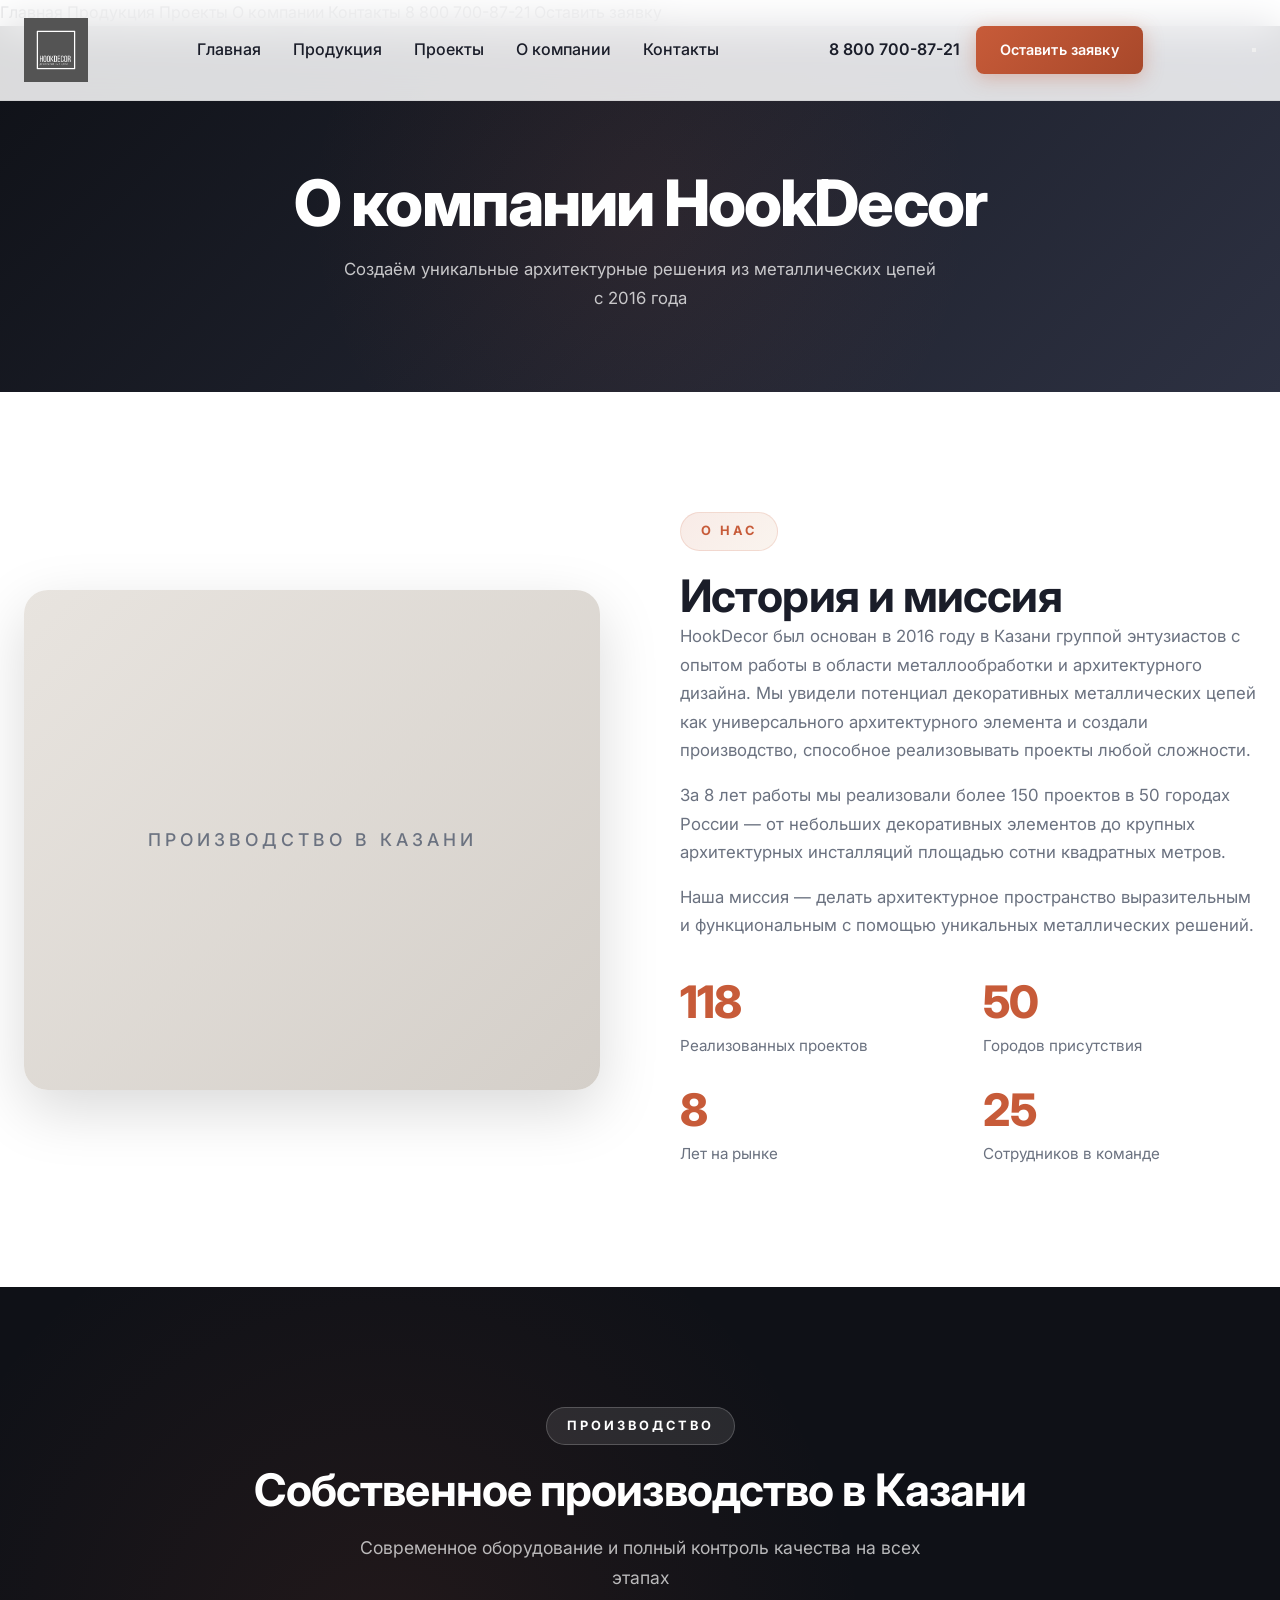
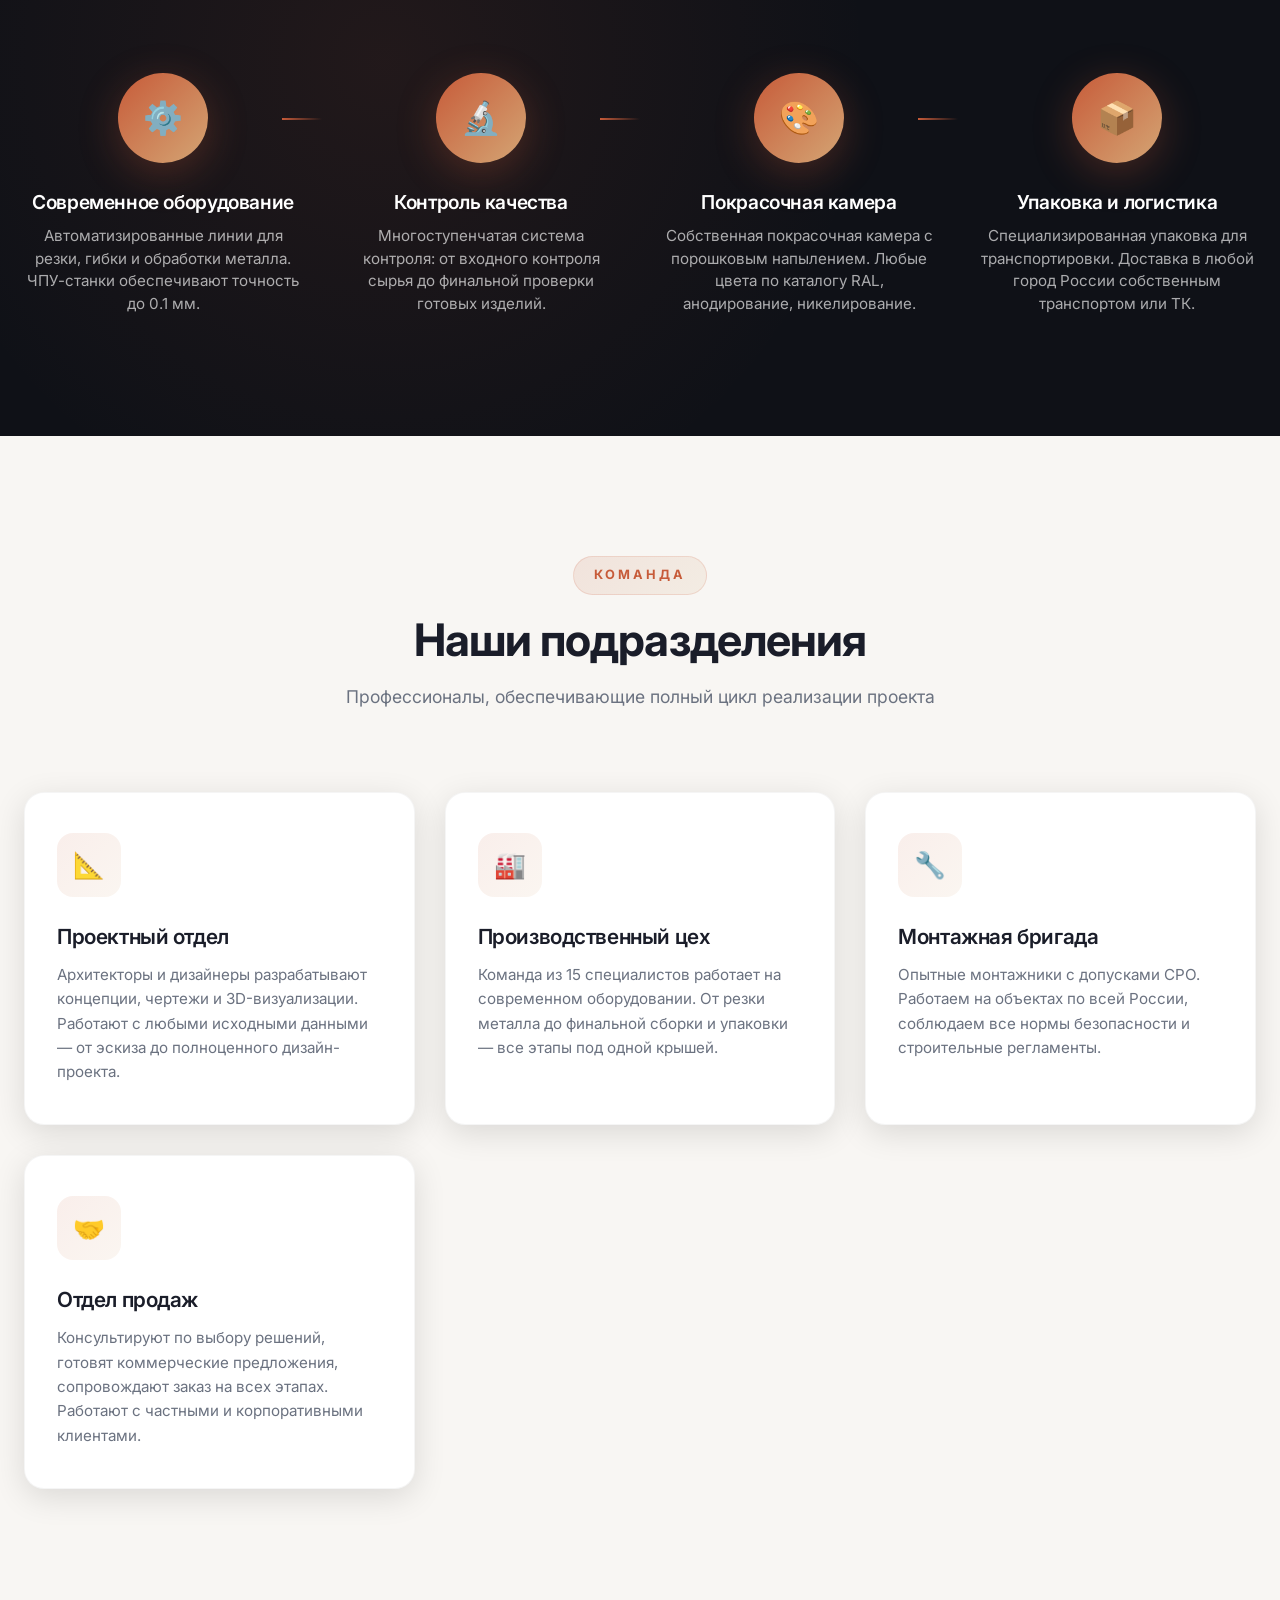
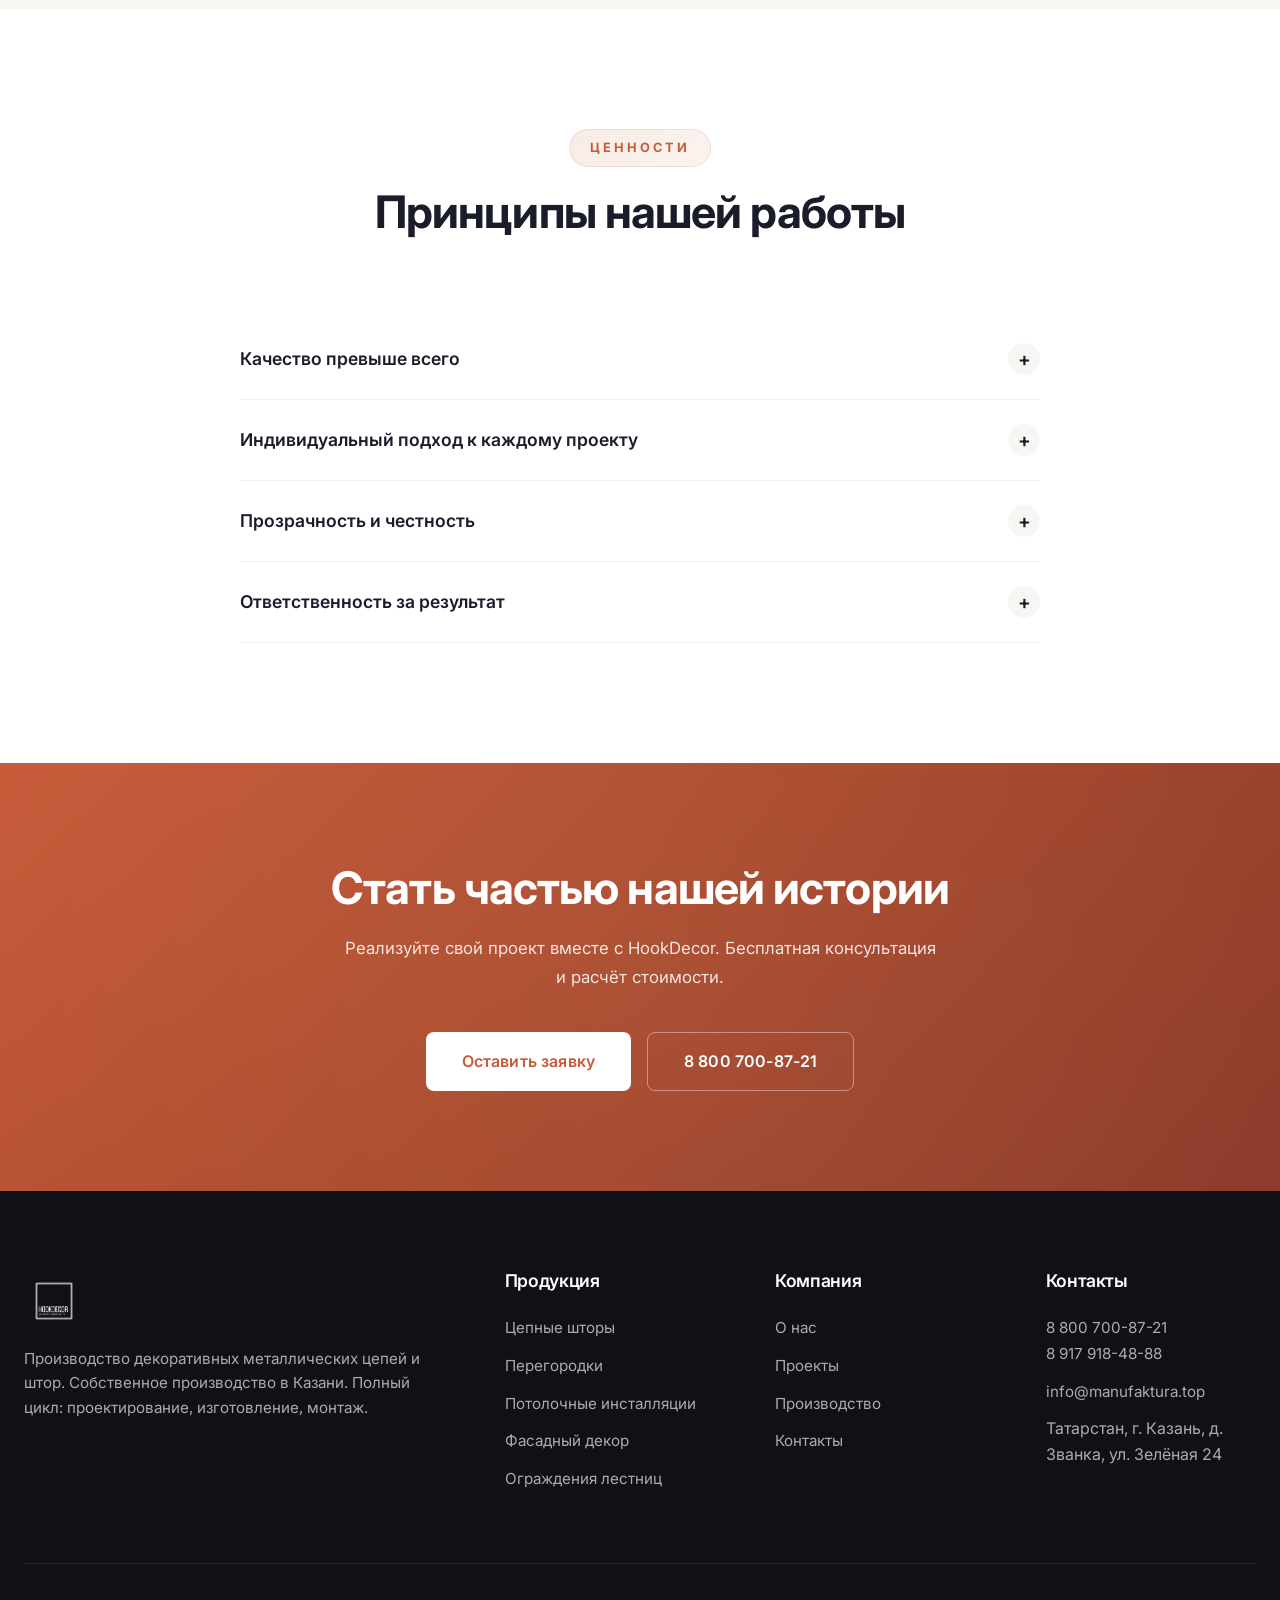
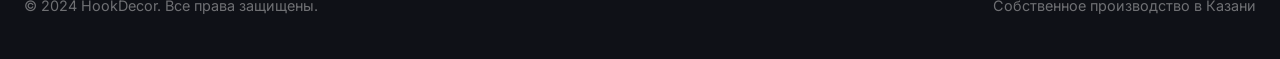
<file: about.html>
<!DOCTYPE html>
<html lang="ru">
<head>
<meta charset="UTF-8">
<meta name="viewport" content="width=device-width, initial-scale=1.0">
<title>О компании — HookDecor | Производство декоративных цепей в Казани</title>
<link href="https://fonts.googleapis.com/css2?family=Inter:wght@300;400;500;600;700;800&display=swap" rel="stylesheet">
<style>
/* ============================================
   HOOKDECOR — PREMIUM DESIGN FOR WORDPRESS
   Modern, Luxury, Glassmorphism, Animations
   ============================================ */

@import url('https://fonts.googleapis.com/css2?family=Inter:wght@300;400;500;600;700;800&display=swap');

:root {
    --primary-dark: #0f1117;
    --primary-light: #f8f6f3;
    --accent: #c75b39;
    --accent-hover: #a8482a;
    --text-dark: #1a1d29;
    --text-light: #6b7280;
    --gold: #d4a574;
    --white: #ffffff;
    --glass: rgba(255, 255, 255, 0.08);
    --glass-border: rgba(255, 255, 255, 0.18);
    --shadow-soft: 0 8px 32px rgba(0, 0, 0, 0.12);
    --shadow-medium: 0 20px 60px rgba(0, 0, 0, 0.15);
    --shadow-strong: 0 30px 80px rgba(0, 0, 0, 0.2);
    --transition: all 0.4s cubic-bezier(0.4, 0, 0.2, 1);
}

* {
    margin: 0;
    padding: 0;
    box-sizing: border-box;
}

html {
    scroll-behavior: smooth;
}

body {
    font-family: 'Inter', -apple-system, BlinkMacSystemFont, sans-serif;
    color: var(--text-dark);
    background-color: var(--white);
    line-height: 1.6;
    overflow-x: hidden;
    -webkit-font-smoothing: antialiased;
    -moz-osx-font-smoothing: grayscale;
}

/* Typography — Premium */
h1, h2, h3, h4, h5, h6 {
    font-family: 'Inter', sans-serif;
    font-weight: 700;
    line-height: 1.15;
    letter-spacing: -0.02em;
    color: var(--text-dark);
}

h1 {
    font-size: clamp(2.5rem, 5vw, 4.5rem);
    font-weight: 800;
    letter-spacing: -0.03em;
}

h2 {
    font-size: clamp(1.8rem, 3.5vw, 3rem);
    font-weight: 700;
}

h3 {
    font-size: clamp(1.2rem, 2vw, 1.5rem);
    font-weight: 600;
}

p {
    font-size: 1.05rem;
    color: var(--text-light);
    line-height: 1.7;
    max-width: 65ch;
}

a {
    text-decoration: none;
    color: inherit;
    transition: var(--transition);
}

/* Premium Buttons */
.wp-block-button__link,
.btn-premium {
    display: inline-flex;
    align-items: center;
    justify-content: center;
    padding: 16px 36px;
    font-size: 1rem;
    font-weight: 600;
    border-radius: 8px;
    cursor: pointer;
    transition: var(--transition);
    border: none;
    gap: 10px;
    letter-spacing: 0.01em;
    position: relative;
    overflow: hidden;
}

.btn-premium::before {
    content: '';
    position: absolute;
    top: 0;
    left: -100%;
    width: 100%;
    height: 100%;
    background: linear-gradient(90deg, transparent, rgba(255,255,255,0.2), transparent);
    transition: left 0.6s;
}

.btn-premium:hover::before {
    left: 100%;
}

.btn-primary-premium {
    background: linear-gradient(135deg, var(--accent), var(--accent-hover));
    color: var(--white);
    box-shadow: 0 4px 20px rgba(199, 91, 57, 0.35);
}

.btn-primary-premium:hover {
    transform: translateY(-3px);
    box-shadow: 0 12px 40px rgba(199, 91, 57, 0.45);
}

.btn-outline-premium {
    background: transparent;
    color: var(--white);
    border: 1.5px solid rgba(255,255,255,0.4);
    backdrop-filter: blur(10px);
}

.btn-outline-premium:hover {
    background: rgba(255,255,255,0.1);
    border-color: rgba(255,255,255,0.7);
    transform: translateY(-3px);
}

/* Container */
.container-premium {
    max-width: 1280px;
    margin: 0 auto;
    padding: 0 24px;
}

/* Header — Glassmorphism */
.header-premium {
    position: fixed;
    top: 0;
    left: 0;
    right: 0;
    z-index: 1000;
    background: rgba(255, 255, 255, 0.85);
    backdrop-filter: blur(20px) saturate(180%);
    -webkit-backdrop-filter: blur(20px) saturate(180%);
    border-bottom: 1px solid rgba(0,0,0,0.05);
    transition: var(--transition);
}

.header-premium.scrolled {
    box-shadow: 0 4px 30px rgba(0,0,0,0.08);
    background: rgba(255, 255, 255, 0.95);
}

.header-inner-premium {
    display: flex;
    align-items: center;
    justify-content: space-between;
    padding: 18px 0;
    min-height: 72px;
}

.logo-premium {
    font-size: 1.8rem;
    font-weight: 800;
    color: var(--primary-dark);
    letter-spacing: -0.03em;
}

.logo-premium span {
    color: var(--accent);
}

/* Hero — Premium with Video/Gradient */
.hero-premium {
    min-height: 100vh;
    display: flex;
    align-items: center;
    background: linear-gradient(135deg, #0f1117 0%, #1a1f2e 50%, #2d3142 100%);
    position: relative;
    overflow: hidden;
    padding-top: 100px;
}

.hero-premium::before {
    content: '';
    position: absolute;
    top: -50%;
    left: -50%;
    width: 200%;
    height: 200%;
    background: radial-gradient(circle, rgba(199,91,57,0.08) 0%, transparent 50%);
    animation: pulse 8s ease-in-out infinite;
}

@keyframes pulse {
    0%, 100% { transform: scale(1); opacity: 0.5; }
    50% { transform: scale(1.1); opacity: 0.8; }
}

.hero-premium::after {
    content: '';
    position: absolute;
    top: 0;
    left: 0;
    right: 0;
    bottom: 0;
    background: url('data:image/svg+xml,<svg xmlns="http://www.w3.org/2000/svg" viewBox="0 0 100 100"><circle cx="50" cy="50" r="0.5" fill="rgba(255,255,255,0.03)"/></svg>');
    background-size: 60px 60px;
}

.hero-content-premium {
    position: relative;
    z-index: 2;
    display: grid;
    grid-template-columns: 1fr 1fr;
    gap: 60px;
    align-items: center;
}

.hero-text-premium h1 {
    color: var(--white);
    margin-bottom: 24px;
    font-weight: 800;
    line-height: 1.1;
}

.hero-text-premium h1 span {
    color: var(--gold);
    display: block;
    margin-top: 8px;
}

.hero-text-premium p {
    color: rgba(255,255,255,0.75);
    font-size: 1.2rem;
    margin-bottom: 40px;
    max-width: 500px;
    line-height: 1.6;
}

.hero-buttons-premium {
    display: flex;
    gap: 16px;
    flex-wrap: wrap;
}

/* Glass Card for Hero Visual */
.hero-glass-card {
    width: 100%;
    max-width: 520px;
    height: 420px;
    background: var(--glass);
    backdrop-filter: blur(20px);
    -webkit-backdrop-filter: blur(20px);
    border: 1px solid var(--glass-border);
    border-radius: 24px;
    display: flex;
    align-items: center;
    justify-content: center;
    position: relative;
    overflow: hidden;
    box-shadow: var(--shadow-strong);
}

.hero-glass-card::before {
    content: '';
    position: absolute;
    top: -50%;
    left: -50%;
    width: 200%;
    height: 200%;
    background: conic-gradient(from 0deg, transparent, rgba(212,165,116,0.1), transparent 30%);
    animation: rotate 10s linear infinite;
}

@keyframes rotate {
    100% { transform: rotate(360deg); }
}

.hero-glass-text {
    position: relative;
    z-index: 2;
    font-size: 0.9rem;
    letter-spacing: 4px;
    color: rgba(255,255,255,0.4);
    text-transform: uppercase;
    font-weight: 300;
    text-align: center;
    padding: 0 20px;
}

/* Floating Elements */
.float-premium {
    position: absolute;
    border-radius: 16px;
    background: rgba(255,255,255,0.08);
    backdrop-filter: blur(12px);
    -webkit-backdrop-filter: blur(12px);
    border: 1px solid rgba(255,255,255,0.15);
    padding: 14px 22px;
    font-size: 0.85rem;
    color: white;
    box-shadow: 0 8px 32px rgba(0,0,0,0.2);
    animation: float-premium 6s ease-in-out infinite;
}

.float-1 { top: 8%; right: 5%; animation-delay: 0s; }
.float-2 { bottom: 25%; left: -5%; animation-delay: 2s; }
.float-3 { top: 55%; right: -8%; animation-delay: 4s; }

@keyframes float-premium {
    0%, 100% { transform: translateY(0px) rotate(0deg); }
    50% { transform: translateY(-20px) rotate(2deg); }
}

/* Section Styles */
.section-premium {
    padding: 120px 0;
    position: relative;
}

.section-header-premium {
    text-align: center;
    margin-bottom: 80px;
}

.section-header-premium h2 {
    margin-bottom: 16px;
}

.section-header-premium p {
    max-width: 600px;
    margin: 0 auto;
    font-size: 1.1rem;
}

.section-label-premium {
    display: inline-block;
    padding: 8px 20px;
    background: linear-gradient(135deg, rgba(199,91,57,0.12), rgba(212,165,116,0.12));
    color: var(--accent);
    font-size: 0.8rem;
    font-weight: 700;
    text-transform: uppercase;
    letter-spacing: 3px;
    border-radius: 30px;
    margin-bottom: 20px;
    border: 1px solid rgba(199,91,57,0.15);
}

/* Features — Glass Cards */
.features-grid-premium {
    display: grid;
    grid-template-columns: repeat(auto-fit, minmax(300px, 1fr));
    gap: 30px;
}

.feature-card-premium {
    padding: 40px 32px;
    background: var(--white);
    border-radius: 20px;
    border: 1px solid rgba(0,0,0,0.04);
    transition: var(--transition);
    position: relative;
    overflow: hidden;
    box-shadow: var(--shadow-soft);
}

.feature-card-premium::before {
    content: '';
    position: absolute;
    top: 0;
    left: 0;
    width: 100%;
    height: 3px;
    background: linear-gradient(90deg, var(--accent), var(--gold));
    transform: scaleX(0);
    transform-origin: left;
    transition: transform 0.4s ease;
}

.feature-card-premium:hover {
    transform: translateY(-10px);
    box-shadow: var(--shadow-medium);
}

.feature-card-premium:hover::before {
    transform: scaleX(1);
}

.feature-icon-premium {
    width: 64px;
    height: 64px;
    background: linear-gradient(135deg, rgba(199,91,57,0.1), rgba(212,165,116,0.1));
    border-radius: 16px;
    display: flex;
    align-items: center;
    justify-content: center;
    margin-bottom: 28px;
    font-size: 1.6rem;
    transition: var(--transition);
}

.feature-card-premium:hover .feature-icon-premium {
    transform: scale(1.1);
    background: linear-gradient(135deg, rgba(199,91,57,0.2), rgba(212,165,116,0.2));
}

.feature-card-premium h3 {
    margin-bottom: 14px;
    font-size: 1.3rem;
}

.feature-card-premium p {
    font-size: 0.95rem;
    line-height: 1.6;
}

/* Products */
.products-section-premium {
    background-color: var(--primary-light);
}

.products-grid-premium {
    display: grid;
    grid-template-columns: repeat(auto-fit, minmax(300px, 1fr));
    gap: 30px;
}

.product-card-premium {
    background: var(--white);
    border-radius: 20px;
    overflow: hidden;
    transition: var(--transition);
    border: 1px solid rgba(0,0,0,0.04);
    box-shadow: var(--shadow-soft);
}

.product-card-premium:hover {
    transform: translateY(-10px) scale(1.02);
    box-shadow: var(--shadow-strong);
}

.product-image-premium {
    height: 260px;
    background: linear-gradient(135deg, #e8e4df, #d4cfc9);
    display: flex;
    align-items: center;
    justify-content: center;
    position: relative;
    overflow: hidden;
}

.product-image-premium::after {
    content: attr(data-product);
    font-size: 0.85rem;
    color: var(--text-light);
    letter-spacing: 3px;
    text-transform: uppercase;
    font-weight: 500;
}

.product-info-premium {
    padding: 32px;
}

.product-info-premium h3 {
    margin-bottom: 12px;
    font-size: 1.25rem;
}

.product-info-premium p {
    margin-bottom: 20px;
    font-size: 0.95rem;
}

.product-link-premium {
    color: var(--accent);
    font-weight: 600;
    display: inline-flex;
    align-items: center;
    gap: 8px;
    position: relative;
}

.product-link-premium::after {
    content: '';
    position: absolute;
    bottom: -2px;
    left: 0;
    width: 0;
    height: 2px;
    background: var(--accent);
    transition: width 0.3s ease;
}

.product-link-premium:hover::after {
    width: 100%;
}

/* Projects — Masonry with Overlay */
.projects-grid-premium {
    display: grid;
    grid-template-columns: repeat(3, 1fr);
    gap: 24px;
}

.project-card-premium {
    position: relative;
    border-radius: 20px;
    overflow: hidden;
    height: 380px;
    cursor: pointer;
    background: linear-gradient(135deg, #3a3f4e, #2d3142);
    box-shadow: var(--shadow-soft);
    transition: var(--transition);
}

.project-card-premium:hover {
    transform: translateY(-5px);
    box-shadow: var(--shadow-medium);
}

.project-card-premium.large {
    grid-column: span 2;
    grid-row: span 2;
    height: auto;
    min-height: 600px;
}

.project-overlay-premium {
    position: absolute;
    bottom: 0;
    left: 0;
    right: 0;
    padding: 40px 30px;
    background: linear-gradient(transparent 0%, rgba(15,17,23,0.95) 100%);
    color: var(--white);
    transform: translateY(30px);
    opacity: 0;
    transition: var(--transition);
}

.project-card-premium:hover .project-overlay-premium {
    transform: translateY(0);
    opacity: 1;
}

.project-overlay-premium h3 {
    color: var(--white);
    margin-bottom: 8px;
    font-size: 1.4rem;
}

.project-overlay-premium p {
    color: rgba(255,255,255,0.75);
    font-size: 0.9rem;
}

.project-tag-premium {
    display: inline-block;
    padding: 6px 14px;
    background: linear-gradient(135deg, var(--accent), var(--accent-hover));
    color: var(--white);
    font-size: 0.75rem;
    border-radius: 20px;
    margin-bottom: 14px;
    text-transform: uppercase;
    letter-spacing: 1px;
    font-weight: 600;
}

/* Process — Animated Steps */
.process-section-premium {
    background-color: var(--primary-dark);
    color: var(--white);
    position: relative;
    overflow: hidden;
}

.process-section-premium::before {
    content: '';
    position: absolute;
    top: 0;
    left: 0;
    right: 0;
    bottom: 0;
    background: radial-gradient(circle at 30% 50%, rgba(199,91,57,0.1) 0%, transparent 50%);
}

.process-grid-premium {
    display: grid;
    grid-template-columns: repeat(4, 1fr);
    gap: 40px;
    position: relative;
    z-index: 1;
}

.process-step-premium {
    text-align: center;
    position: relative;
}

.process-step-premium::after {
    content: '';
    position: absolute;
    top: 45px;
    right: -20px;
    width: 40px;
    height: 2px;
    background: linear-gradient(90deg, var(--accent), transparent);
}

.process-step-premium:last-child::after {
    display: none;
}

.step-number-premium {
    width: 90px;
    height: 90px;
    border-radius: 50%;
    background: linear-gradient(135deg, var(--accent), var(--gold));
    display: flex;
    align-items: center;
    justify-content: center;
    font-size: 2rem;
    font-weight: 800;
    color: var(--white);
    margin: 0 auto 28px;
    position: relative;
    z-index: 2;
    box-shadow: 0 10px 40px rgba(199,91,57,0.3);
    transition: var(--transition);
}

.process-step-premium:hover .step-number-premium {
    transform: scale(1.1);
    box-shadow: 0 15px 50px rgba(199,91,57,0.4);
}

.process-step-premium h3 {
    color: var(--white);
    margin-bottom: 12px;
    font-size: 1.2rem;
}

.process-step-premium p {
    color: rgba(255,255,255,0.65);
    font-size: 0.95rem;
    line-height: 1.5;
}

/* About */
.about-grid-premium {
    display: grid;
    grid-template-columns: 1fr 1fr;
    gap: 80px;
    align-items: center;
}

.about-image-premium {
    position: relative;
    border-radius: 24px;
    overflow: hidden;
    height: 500px;
    background: linear-gradient(135deg, #e8e4df, #d4cfc9);
    display: flex;
    align-items: center;
    justify-content: center;
    box-shadow: var(--shadow-medium);
}

.about-image-premium::after {
    content: 'ПРОИЗВОДСТВО В КАЗАНИ';
    font-size: 1.1rem;
    color: var(--text-light);
    letter-spacing: 4px;
    text-transform: uppercase;
    font-weight: 500;
}

.about-stats-premium {
    display: grid;
    grid-template-columns: repeat(2, 1fr);
    gap: 30px;
    margin-top: 40px;
}

.stat-item-premium h4 {
    font-size: 2.8rem;
    color: var(--accent);
    margin-bottom: 8px;
    font-weight: 800;
    line-height: 1;
}

.stat-item-premium p {
    font-size: 0.95rem;
    color: var(--text-light);
}

/* CTA — Premium Gradient */
.cta-section-premium {
    background: linear-gradient(135deg, var(--accent), #a8482a, #8b3a2a);
    text-align: center;
    padding: 100px 0;
    position: relative;
    overflow: hidden;
}

.cta-section-premium::before {
    content: '';
    position: absolute;
    top: -50%;
    left: -50%;
    width: 200%;
    height: 200%;
    background: radial-gradient(circle, rgba(255,255,255,0.05) 0%, transparent 60%);
}

.cta-section-premium h2 {
    color: var(--white);
    margin-bottom: 20px;
    position: relative;
    z-index: 1;
}

.cta-section-premium p {
    color: rgba(255,255,255,0.85);
    max-width: 600px;
    margin: 0 auto 40px;
    position: relative;
    z-index: 1;
}

.cta-buttons-premium {
    display: flex;
    gap: 16px;
    justify-content: center;
    flex-wrap: wrap;
    position: relative;
    z-index: 1;
}

/* Contact */
.contact-grid-premium {
    display: grid;
    grid-template-columns: 1fr 1fr;
    gap: 60px;
}

.contact-form-premium {
    background: var(--white);
    padding: 48px;
    border-radius: 24px;
    border: 1px solid rgba(0,0,0,0.05);
    box-shadow: var(--shadow-soft);
}

.form-group-premium {
    margin-bottom: 24px;
}

.form-group-premium label {
    display: block;
    margin-bottom: 8px;
    font-weight: 600;
    font-size: 0.9rem;
    color: var(--text-dark);
}

.form-group-premium input,
.form-group-premium textarea,
.form-group-premium select {
    width: 100%;
    padding: 14px 18px;
    border: 2px solid rgba(0,0,0,0.06);
    border-radius: 12px;
    font-size: 1rem;
    font-family: inherit;
    transition: var(--transition);
    background: var(--white);
}

.form-group-premium input:focus,
.form-group-premium textarea:focus,
.form-group-premium select:focus {
    outline: none;
    border-color: var(--accent);
    box-shadow: 0 0 0 4px rgba(199,91,57,0.1);
}

/* Footer */
.footer-premium {
    background-color: var(--primary-dark);
    color: var(--white);
    padding: 80px 0 40px;
    position: relative;
}

.footer-grid-premium {
    display: grid;
    grid-template-columns: 2fr 1fr 1fr 1fr;
    gap: 60px;
    margin-bottom: 60px;
}

.footer-brand-premium p {
    color: rgba(255,255,255,0.65);
    margin-top: 16px;
    font-size: 0.95rem;
    line-height: 1.6;
}

.footer-links-premium h4 {
    color: var(--white);
    margin-bottom: 24px;
    font-size: 1.1rem;
    font-weight: 600;
}

.footer-links-premium ul {
    list-style: none;
}

.footer-links-premium li {
    margin-bottom: 12px;
}

.footer-links-premium a {
    color: rgba(255,255,255,0.65);
    font-size: 0.95rem;
    transition: var(--transition);
}

.footer-links-premium a:hover {
    color: var(--gold);
    padding-left: 4px;
}

.footer-bottom-premium {
    border-top: 1px solid rgba(255,255,255,0.08);
    padding-top: 30px;
    display: flex;
    justify-content: space-between;
    align-items: center;
    flex-wrap: wrap;
    gap: 20px;
}

.footer-bottom-premium p {
    color: rgba(255,255,255,0.4);
    font-size: 0.9rem;
}

/* Animations */
.fade-in-premium {
    opacity: 0;
    transform: translateY(40px);
    transition: opacity 0.9s ease, transform 0.9s ease;
}

.fade-in-premium.visible {
    opacity: 1;
    transform: translateY(0);
}

/* Page Header */
.page-header-premium {
    background: linear-gradient(135deg, var(--primary-dark), #2d3142);
    padding: 140px 0 80px;
    text-align: center;
    position: relative;
    overflow: hidden;
}

.page-header-premium::before {
    content: '';
    position: absolute;
    top: 0;
    left: 0;
    right: 0;
    bottom: 0;
    background: radial-gradient(circle at 50% 50%, rgba(199,91,57,0.08) 0%, transparent 50%);
}

.page-header-premium h1 {
    color: var(--white);
    margin-bottom: 16px;
    position: relative;
    z-index: 1;
}

.page-header-premium p {
    color: rgba(255,255,255,0.75);
    max-width: 600px;
    margin: 0 auto;
    position: relative;
    z-index: 1;
}

/* FAQ */
.faq-item-premium {
    border-bottom: 1px solid rgba(0,0,0,0.06);
    padding: 24px 0;
}

.faq-question-premium {
    display: flex;
    justify-content: space-between;
    align-items: center;
    cursor: pointer;
    font-weight: 600;
    font-size: 1.1rem;
    gap: 16px;
}

.faq-answer-premium {
    max-height: 0;
    overflow: hidden;
    transition: max-height 0.4s ease;
    padding-top: 0;
}

.faq-answer-premium.active {
    max-height: 500px;
    padding-top: 16px;
}

.faq-toggle-premium {
    width: 32px;
    height: 32px;
    border-radius: 50%;
    background: var(--primary-light);
    display: flex;
    align-items: center;
    justify-content: center;
    transition: var(--transition);
    flex-shrink: 0;
    font-size: 1.2rem;
    color: var(--text-dark);
}

.faq-item-premium.active .faq-toggle-premium {
    background: var(--accent);
    color: var(--white);
    transform: rotate(45deg);
}

/* Product Detail */
.product-detail-grid-premium {
    display: grid;
    grid-template-columns: 1fr 1fr;
    gap: 60px;
    align-items: start;
}

.product-gallery-premium {
    border-radius: 24px;
    overflow: hidden;
    background: linear-gradient(135deg, #e8e4df, #d4cfc9);
    min-height: 480px;
    display: flex;
    align-items: center;
    justify-content: center;
    box-shadow: var(--shadow-soft);
}

.product-specs-premium {
    margin-top: 32px;
    background: var(--white);
    border-radius: 16px;
    padding: 28px;
    border: 1px solid rgba(0,0,0,0.04);
    box-shadow: var(--shadow-soft);
}

.spec-row-premium {
    display: flex;
    justify-content: space-between;
    padding: 14px 0;
    border-bottom: 1px solid rgba(0,0,0,0.05);
    font-size: 0.95rem;
    gap: 16px;
}

.spec-label-premium {
    font-weight: 600;
    color: var(--text-dark);
    flex-shrink: 0;
}

.spec-value-premium {
    color: var(--text-light);
    text-align: right;
}

/* Mobile */
@media (max-width: 1024px) {
    .hero-content-premium,
    .about-grid-premium,
    .contact-grid-premium,
    .product-detail-grid-premium {
        grid-template-columns: 1fr;
        gap: 40px;
    }
    .hero-visual-premium { order: -1; }
    .projects-grid-premium { grid-template-columns: repeat(2, 1fr); }
    .project-card-premium.large { grid-column: span 2; grid-row: span 1; min-height: 320px; }
    .process-grid-premium { grid-template-columns: repeat(2, 1fr); }
    .process-step-premium::after { display: none; }
    .footer-grid-premium { grid-template-columns: 1fr 1fr; gap: 40px; }
}

@media (max-width: 768px) {
    .section-premium { padding: 60px 0; }
    .page-header-premium { padding: 100px 0 60px; }
    .hero-premium { min-height: auto; padding: 100px 0 60px; }
    .hero-glass-card { height: 280px; }
    .features-grid-premium { grid-template-columns: 1fr; }
    .projects-grid-premium { grid-template-columns: 1fr; }
    .project-card-premium.large { grid-column: span 1; }
    .process-grid-premium { grid-template-columns: 1fr; }
    .about-stats-premium { grid-template-columns: repeat(2, 1fr); gap: 20px; }
    .stat-item-premium h4 { font-size: 2.2rem; }
    .footer-grid-premium { grid-template-columns: 1fr; }
    .contact-form-premium { padding: 32px; }
    .float-premium { display: none; }
    .btn-premium { width: 100%; }
}

@media (max-width: 480px) {
    .container-premium { padding: 0 16px; }
    .hero-glass-card { height: 220px; }
    .about-image-premium { height: 300px; }
    .stat-item-premium h4 { font-size: 1.8rem; }
    .step-number-premium { width: 70px; height: 70px; font-size: 1.5rem; }
    .contact-form-premium { padding: 24px; }
}

/* About page extra */
.about-section-blocks { display: grid; grid-template-columns: repeat(auto-fit, minmax(280px,1fr)); gap: 28px; margin-top: 50px; }
.about-block { background: var(--white); border-radius: 20px; padding: 36px 28px; border: 1px solid rgba(0,0,0,0.05); box-shadow: var(--shadow-soft); }
.about-block-icon { font-size: 2rem; margin-bottom: 16px; }
.about-block h3 { font-size: 1.2rem; margin-bottom: 10px; }
.values-grid { display: grid; grid-template-columns: repeat(auto-fit, minmax(280px,1fr)); gap: 0; }
.value-item { padding: 28px 0; border-bottom: 1px solid rgba(0,0,0,0.06); }
.value-item:last-child { border-bottom: none; }
.value-question { font-size: 1.1rem; font-weight: 600; color: var(--text-dark); margin-bottom: 12px; cursor: pointer; display: flex; justify-content: space-between; align-items: center; }
.value-answer { color: var(--text-light); font-size: 0.97rem; line-height: 1.7; }
</style>
</head>
<body>

<!-- HEADER -->
<header class="header-premium">
<div class="container-premium">
<div class="header-inner-premium">
<a href="index.html" class="logo-premium logo-img-wrap"><img src="logo-dark.png" alt="HookDecor" style="height:64px;width:64px;object-fit:contain;display:block;"></a>
<nav class="header-desktop-nav" style="display:flex;gap:32px;">
<a href="index.html" style="font-weight:500;color:#1a1d29;">Главная</a>
<a href="products.html" style="font-weight:500;color:#1a1d29;">Продукция</a>
<a href="projects.html" style="font-weight:500;color:#1a1d29;">Проекты</a>
<a href="about.html" style="font-weight:500;color:#1a1d29;">О компании</a>
<a href="contacts.html" style="font-weight:500;color:#1a1d29;">Контакты</a>
</nav>
<div class="header-desktop-phone" style="display:flex;align-items:center;gap:16px;">
<a href="tel:+78007008721" style="font-weight:600;color:#1a1d29;">8 800 700-87-21</a>
<a href="contacts.html" class="btn-premium btn-primary-premium header-desktop-cta" style="padding:12px 24px;font-size:0.9rem;">Оставить заявку</a>
</div>
<button class="burger-btn" id="burgerBtn" aria-label="Меню">
<span></span><span></span><span></span>
</button>
</div>
</div>
</header>
<nav class="mobile-nav" id="mobileNav">
<a href="index.html">Главная</a>
<a href="products.html">Продукция</a>
<a href="projects.html">Проекты</a>
<a href="about.html">О компании</a>
<a href="contacts.html">Контакты</a>
<a href="tel:+78007008721" class="mobile-phone">8 800 700-87-21</a>
<a href="contacts.html" class="mobile-cta">Оставить заявку</a>
</nav>

<section class="page-header-premium">
<div class="container-premium">
<h1>О компании HookDecor</h1>
<p>Создаём уникальные архитектурные решения из металлических цепей с 2016 года</p>
</div>
</section>

<!-- ИСТОРИЯ И МИССИЯ -->
<section class="section-premium">
<div class="container-premium">
<div class="about-grid-premium">
<div class="about-image-premium fade-in-premium"></div>
<div class="fade-in-premium">
<span class="section-label-premium">О нас</span>
<h2>История и миссия</h2>
<p>HookDecor был основан в 2016 году в Казани группой энтузиастов с опытом работы в области металлообработки и архитектурного дизайна. Мы увидели потенциал декоративных металлических цепей как универсального архитектурного элемента и создали производство, способное реализовывать проекты любой сложности.</p>
<p style="margin-top:16px;">За 8 лет работы мы реализовали более 150 проектов в 50 городах России — от небольших декоративных элементов до крупных архитектурных инсталляций площадью сотни квадратных метров.</p>
<p style="margin-top:16px;">Наша миссия — делать архитектурное пространство выразительным и функциональным с помощью уникальных металлических решений.</p>
<div class="about-stats-premium" style="margin-top:40px;">
<div class="stat-item-premium"><h4>150</h4><p>Реализованных проектов</p></div>
<div class="stat-item-premium"><h4>50</h4><p>Городов присутствия</p></div>
<div class="stat-item-premium"><h4>8</h4><p>Лет на рынке</p></div>
<div class="stat-item-premium"><h4>25</h4><p>Сотрудников в команде</p></div>
</div>
</div>
</div>
</div>
</section>

<!-- ПРОИЗВОДСТВО -->
<section id="production" class="section-premium process-section-premium">
<div class="container-premium">
<div class="section-header-premium fade-in-premium">
<span class="section-label-premium" style="background:rgba(255,255,255,0.1);color:white;border-color:rgba(255,255,255,0.2);">Производство</span>
<h2 style="color:white;">Собственное производство в Казани</h2>
<p style="color:rgba(255,255,255,0.7);">Современное оборудование и полный контроль качества на всех этапах</p>
</div>
<div class="process-grid-premium">
<div class="process-step-premium fade-in-premium">
<div class="step-number-premium">⚙️</div>
<h3>Современное оборудование</h3>
<p>Автоматизированные линии для резки, гибки и обработки металла. ЧПУ-станки обеспечивают точность до 0.1 мм.</p>
</div>
<div class="process-step-premium fade-in-premium">
<div class="step-number-premium">🔬</div>
<h3>Контроль качества</h3>
<p>Многоступенчатая система контроля: от входного контроля сырья до финальной проверки готовых изделий.</p>
</div>
<div class="process-step-premium fade-in-premium">
<div class="step-number-premium">🎨</div>
<h3>Покрасочная камера</h3>
<p>Собственная покрасочная камера с порошковым напылением. Любые цвета по каталогу RAL, анодирование, никелирование.</p>
</div>
<div class="process-step-premium fade-in-premium">
<div class="step-number-premium">📦</div>
<h3>Упаковка и логистика</h3>
<p>Специализированная упаковка для транспортировки. Доставка в любой город России собственным транспортом или ТК.</p>
</div>
</div>
</div>
</section>

<!-- КОМАНДА / ПОДРАЗДЕЛЕНИЯ -->
<section class="section-premium" style="background:var(--primary-light);">
<div class="container-premium">
<div class="section-header-premium fade-in-premium">
<span class="section-label-premium">Команда</span>
<h2>Наши подразделения</h2>
<p>Профессионалы, обеспечивающие полный цикл реализации проекта</p>
</div>
<div class="features-grid-premium">
<div class="feature-card-premium fade-in-premium">
<div class="feature-icon-premium">📐</div>
<h3>Проектный отдел</h3>
<p>Архитекторы и дизайнеры разрабатывают концепции, чертежи и 3D-визуализации. Работают с любыми исходными данными — от эскиза до полноценного дизайн-проекта.</p>
</div>
<div class="feature-card-premium fade-in-premium">
<div class="feature-icon-premium">🏭</div>
<h3>Производственный цех</h3>
<p>Команда из 15 специалистов работает на современном оборудовании. От резки металла до финальной сборки и упаковки — все этапы под одной крышей.</p>
</div>
<div class="feature-card-premium fade-in-premium">
<div class="feature-icon-premium">🔧</div>
<h3>Монтажная бригада</h3>
<p>Опытные монтажники с допусками СРО. Работаем на объектах по всей России, соблюдаем все нормы безопасности и строительные регламенты.</p>
</div>
<div class="feature-card-premium fade-in-premium">
<div class="feature-icon-premium">🤝</div>
<h3>Отдел продаж</h3>
<p>Консультируют по выбору решений, готовят коммерческие предложения, сопровождают заказ на всех этапах. Работают с частными и корпоративными клиентами.</p>
</div>
</div>
</div>
</section>

<!-- ЦЕННОСТИ -->
<section class="section-premium">
<div class="container-premium">
<div class="section-header-premium fade-in-premium">
<span class="section-label-premium">Ценности</span>
<h2>Принципы нашей работы</h2>
</div>
<div class="fade-in-premium" style="max-width:800px;margin:0 auto;">
<div class="faq-item-premium">
<div class="faq-question-premium">Качество превыше всего <span class="faq-toggle-premium">+</span></div>
<div class="faq-answer-premium"><p>Мы не экономим на материалах и не гонимся за скоростью в ущерб качеству. Каждое изделие проходит многоступенчатый контроль перед отгрузкой клиенту.</p></div>
</div>
<div class="faq-item-premium">
<div class="faq-question-premium">Индивидуальный подход к каждому проекту <span class="faq-toggle-premium">+</span></div>
<div class="faq-answer-premium"><p>Нет двух одинаковых проектов. Мы внимательно изучаем задачу клиента, особенности помещения и бюджет, чтобы предложить оптимальное решение.</p></div>
</div>
<div class="faq-item-premium">
<div class="faq-question-premium">Прозрачность и честность <span class="faq-toggle-premium">+</span></div>
<div class="faq-answer-premium"><p>Фиксируем сроки и стоимость в договоре. Никаких скрытых платежей и неожиданных дополнений. Если что-то пошло не по плану — сообщаем сразу.</p></div>
</div>
<div class="faq-item-premium">
<div class="faq-question-premium">Ответственность за результат <span class="faq-toggle-premium">+</span></div>
<div class="faq-answer-premium"><p>Мы несём ответственность за весь цикл — от проектирования до монтажа. Гарантия на изделия и работы даёт клиентам уверенность в результате.</p></div>
</div>
</div>
</div>
</section>

<!-- CTA -->
<section class="cta-section-premium">
<div class="container-premium">
<div class="fade-in-premium">
<h2>Стать частью нашей истории</h2>
<p>Реализуйте свой проект вместе с HookDecor. Бесплатная консультация и расчёт стоимости.</p>
<div class="cta-buttons-premium">
<a href="contacts.html" class="btn-premium" style="background:white;color:#c75b39;">Оставить заявку</a>
<a href="tel:+78007008721" class="btn-premium btn-outline-premium">8 800 700-87-21</a>
</div>
</div>
</div>
</section>

<!-- FOOTER -->
<footer class="footer-premium">
<div class="container-premium">
<div class="footer-grid-premium">
<div class="footer-brand-premium">
<a href="index.html" class="logo-premium logo-img-wrap"><img src="logo-white.png" alt="HookDecor" style="height:60px;width:60px;object-fit:contain;display:block;filter:brightness(0) invert(1);"></a>
<p>Производство декоративных металлических цепей и штор. Собственное производство в Казани. Полный цикл: проектирование, изготовление, монтаж.</p>
</div>
<div class="footer-links-premium">
<h4>Продукция</h4>
<ul>
<li><a href="products.html#curtains">Цепные шторы</a></li>
<li><a href="products.html#partitions">Перегородки</a></li>
<li><a href="products.html#ceiling">Потолочные инсталляции</a></li>
<li><a href="products.html#facade">Фасадный декор</a></li>
<li><a href="products.html#stairs">Ограждения лестниц</a></li>
</ul>
</div>
<div class="footer-links-premium">
<h4>Компания</h4>
<ul>
<li><a href="about.html">О нас</a></li>
<li><a href="projects.html">Проекты</a></li>
<li><a href="about.html#production">Производство</a></li>
<li><a href="contacts.html">Контакты</a></li>
</ul>
</div>
<div class="footer-links-premium">
<h4>Контакты</h4>
<ul>
<li><a href="tel:+78007008721">8 800 700-87-21</a><br><a href="tel:+79179184888" style="color:rgba(255,255,255,0.65);">8 917 918-48-88</a></li>
<li><a href="mailto:info@manufaktura.top">info@manufaktura.top</a></li>
<li><span style="color:rgba(255,255,255,0.65);">Татарстан, г. Казань, д. Званка, ул. Зелёная 24</span></li>
</ul>
</div>
</div>
<div class="footer-bottom-premium">
<p>© 2024 HookDecor. Все права защищены.</p>
<p>Собственное производство в Казани</p>
</div>
</div>
</footer>

<script>
document.addEventListener('DOMContentLoaded', function() {
    var fadeEls = document.querySelectorAll('.fade-in-premium');
    if ('IntersectionObserver' in window) {
        var obs = new IntersectionObserver(function(entries) {
            entries.forEach(function(e) { if (e.isIntersecting) e.target.classList.add('visible'); });
        }, { threshold: 0.1, rootMargin: '0px 0px -50px 0px' });
        fadeEls.forEach(function(el) { obs.observe(el); });
    } else { fadeEls.forEach(function(el) { el.classList.add('visible'); }); }

    var header = document.querySelector('.header-premium');
    if (header) { window.addEventListener('scroll', function() { header.classList.toggle('scrolled', window.scrollY > 50); }); }

    var burgerBtn = document.getElementById('burgerBtn');
    var mobileNav = document.getElementById('mobileNav');
    if (burgerBtn && mobileNav) {
        burgerBtn.addEventListener('click', function() {
            burgerBtn.classList.toggle('active');
            mobileNav.classList.toggle('open');
            document.body.style.overflow = mobileNav.classList.contains('open') ? 'hidden' : '';
        });
        mobileNav.querySelectorAll('a').forEach(function(a) {
            a.addEventListener('click', function() {
                burgerBtn.classList.remove('active');
                mobileNav.classList.remove('open');
                document.body.style.overflow = '';
            });
        });
    }

    document.querySelectorAll('.faq-question-premium').forEach(function(q) {
        q.addEventListener('click', function() {
            var item = q.closest('.faq-item-premium');
            var answer = item.querySelector('.faq-answer-premium');
            var isActive = item.classList.contains('active');
            document.querySelectorAll('.faq-item-premium.active').forEach(function(a) {
                a.classList.remove('active');
                a.querySelector('.faq-answer-premium').classList.remove('active');
            });
            if (!isActive) { item.classList.add('active'); answer.classList.add('active'); }
        });
    });

    var form = document.getElementById('contactForm');
    if (form) {
        form.addEventListener('submit', function(e) {
            e.preventDefault();
            var valid = true;
            form.querySelectorAll('[required]').forEach(function(el) {
                if (!el.value.trim()) { el.style.borderColor = '#e53e3e'; valid = false; } else { el.style.borderColor = ''; }
            });
            if (valid) {
                var btn = form.querySelector('[type="submit"]');
                var orig = btn.textContent;
                btn.textContent = '✓ Заявка отправлена!';
                btn.style.background = 'linear-gradient(135deg, #38a169, #2f8557)';
                btn.disabled = true;
                setTimeout(function() { btn.textContent = orig; btn.style.background = ''; btn.disabled = false; form.reset(); }, 3500);
            }
        });
        form.querySelectorAll('input, textarea, select').forEach(function(el) {
            el.addEventListener('input', function() { el.style.borderColor = ''; });
        });
    }

    document.querySelectorAll('.stat-item-premium h4').forEach(function(el) {
        var target = parseInt(el.textContent);
        if (isNaN(target)) return;
        var done = false;
        var obs2 = new IntersectionObserver(function(entries) {
            if (entries[0].isIntersecting && !done) {
                done = true;
                var start = 0;
                var step = Math.max(1, Math.ceil(target / 80));
                var timer = setInterval(function() {
                    start += step;
                    if (start >= target) { el.textContent = target; clearInterval(timer); }
                    else { el.textContent = start; }
                }, 18);
                obs2.disconnect();
            }
        }, { threshold: 0.5 });
        obs2.observe(el);
    });
});
</script>
</body>
</html>
</file>
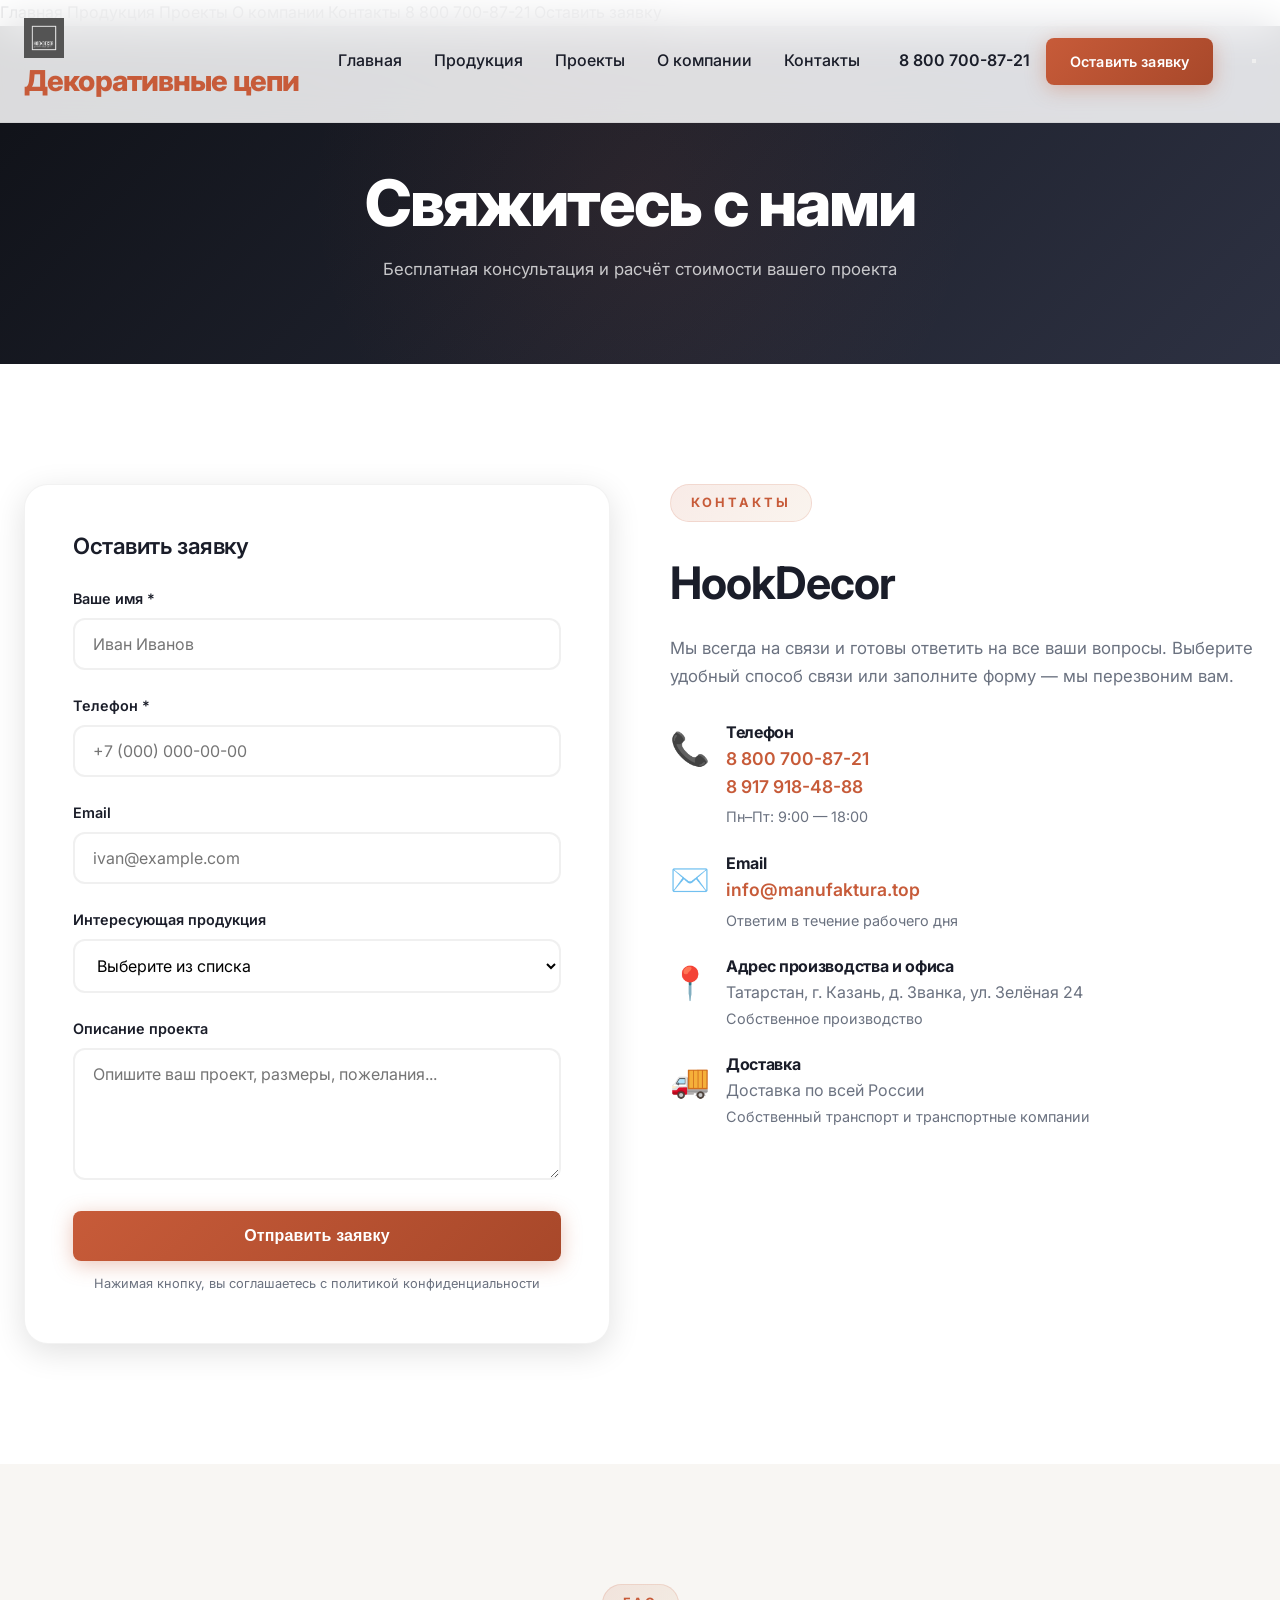
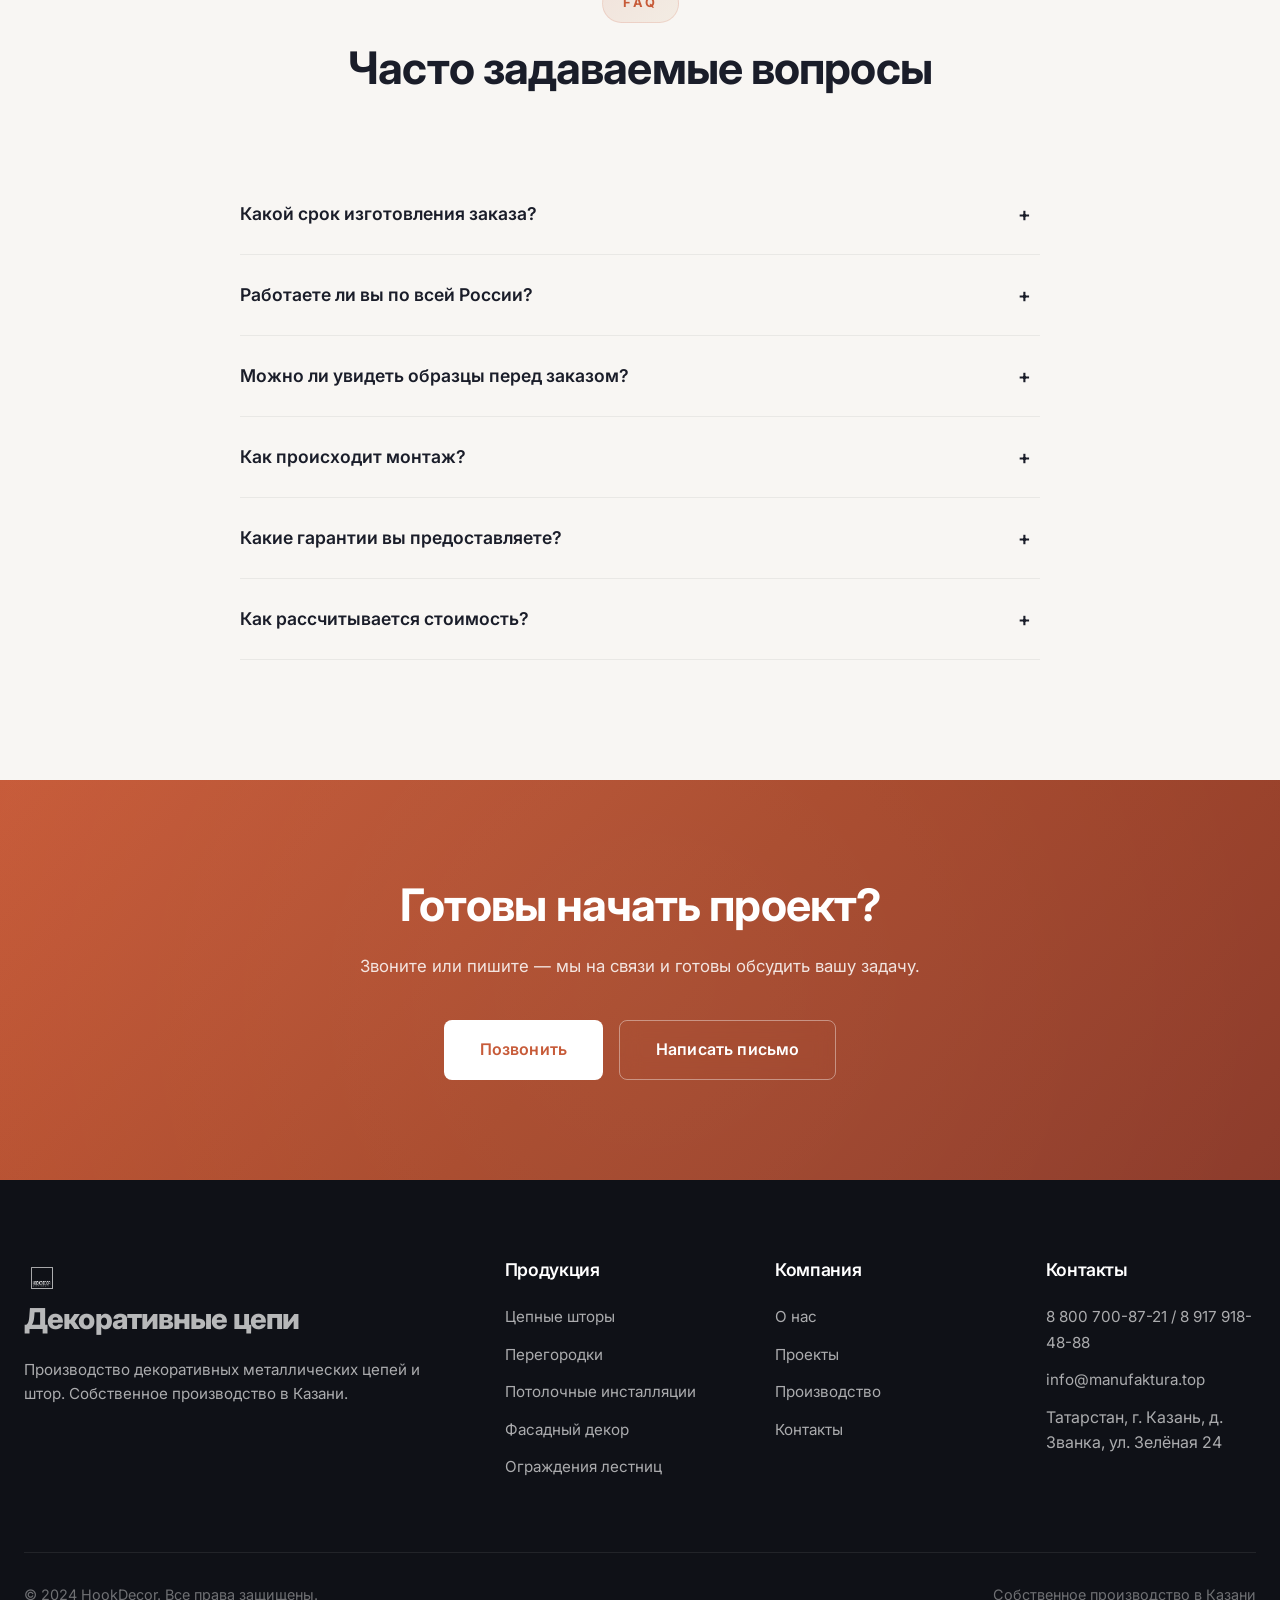
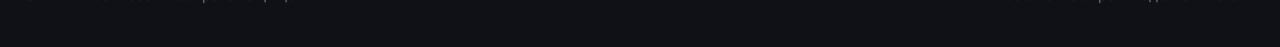
<file: contacts.html>
<!DOCTYPE html>
<html lang="ru">
<head>
<meta charset="UTF-8">
<meta name="viewport" content="width=device-width, initial-scale=1.0">
<title>Контакты — HookDecor | Производство в Казани</title>
<link href="https://fonts.googleapis.com/css2?family=Inter:wght@300;400;500;600;700;800&display=swap" rel="stylesheet">
<style>
/* ============================================
   HOOKDECOR — PREMIUM DESIGN FOR WORDPRESS
   Modern, Luxury, Glassmorphism, Animations
   ============================================ */

@import url('https://fonts.googleapis.com/css2?family=Inter:wght@300;400;500;600;700;800&display=swap');

:root {
    --primary-dark: #0f1117;
    --primary-light: #f8f6f3;
    --accent: #c75b39;
    --accent-hover: #a8482a;
    --text-dark: #1a1d29;
    --text-light: #6b7280;
    --gold: #d4a574;
    --white: #ffffff;
    --glass: rgba(255, 255, 255, 0.08);
    --glass-border: rgba(255, 255, 255, 0.18);
    --shadow-soft: 0 8px 32px rgba(0, 0, 0, 0.12);
    --shadow-medium: 0 20px 60px rgba(0, 0, 0, 0.15);
    --shadow-strong: 0 30px 80px rgba(0, 0, 0, 0.2);
    --transition: all 0.4s cubic-bezier(0.4, 0, 0.2, 1);
}

* {
    margin: 0;
    padding: 0;
    box-sizing: border-box;
}

html {
    scroll-behavior: smooth;
}

body {
    font-family: 'Inter', -apple-system, BlinkMacSystemFont, sans-serif;
    color: var(--text-dark);
    background-color: var(--white);
    line-height: 1.6;
    overflow-x: hidden;
    -webkit-font-smoothing: antialiased;
    -moz-osx-font-smoothing: grayscale;
}

/* Typography — Premium */
h1, h2, h3, h4, h5, h6 {
    font-family: 'Inter', sans-serif;
    font-weight: 700;
    line-height: 1.15;
    letter-spacing: -0.02em;
    color: var(--text-dark);
}

h1 {
    font-size: clamp(2.5rem, 5vw, 4.5rem);
    font-weight: 800;
    letter-spacing: -0.03em;
}

h2 {
    font-size: clamp(1.8rem, 3.5vw, 3rem);
    font-weight: 700;
}

h3 {
    font-size: clamp(1.2rem, 2vw, 1.5rem);
    font-weight: 600;
}

p {
    font-size: 1.05rem;
    color: var(--text-light);
    line-height: 1.7;
    max-width: 65ch;
}

a {
    text-decoration: none;
    color: inherit;
    transition: var(--transition);
}

/* Premium Buttons */
.wp-block-button__link,
.btn-premium {
    display: inline-flex;
    align-items: center;
    justify-content: center;
    padding: 16px 36px;
    font-size: 1rem;
    font-weight: 600;
    border-radius: 8px;
    cursor: pointer;
    transition: var(--transition);
    border: none;
    gap: 10px;
    letter-spacing: 0.01em;
    position: relative;
    overflow: hidden;
}

.btn-premium::before {
    content: '';
    position: absolute;
    top: 0;
    left: -100%;
    width: 100%;
    height: 100%;
    background: linear-gradient(90deg, transparent, rgba(255,255,255,0.2), transparent);
    transition: left 0.6s;
}

.btn-premium:hover::before {
    left: 100%;
}

.btn-primary-premium {
    background: linear-gradient(135deg, var(--accent), var(--accent-hover));
    color: var(--white);
    box-shadow: 0 4px 20px rgba(199, 91, 57, 0.35);
}

.btn-primary-premium:hover {
    transform: translateY(-3px);
    box-shadow: 0 12px 40px rgba(199, 91, 57, 0.45);
}

.btn-outline-premium {
    background: transparent;
    color: var(--white);
    border: 1.5px solid rgba(255,255,255,0.4);
    backdrop-filter: blur(10px);
}

.btn-outline-premium:hover {
    background: rgba(255,255,255,0.1);
    border-color: rgba(255,255,255,0.7);
    transform: translateY(-3px);
}

/* Container */
.container-premium {
    max-width: 1280px;
    margin: 0 auto;
    padding: 0 24px;
}

/* Header — Glassmorphism */
.header-premium {
    position: fixed;
    top: 0;
    left: 0;
    right: 0;
    z-index: 1000;
    background: rgba(255, 255, 255, 0.85);
    backdrop-filter: blur(20px) saturate(180%);
    -webkit-backdrop-filter: blur(20px) saturate(180%);
    border-bottom: 1px solid rgba(0,0,0,0.05);
    transition: var(--transition);
}

.header-premium.scrolled {
    box-shadow: 0 4px 30px rgba(0,0,0,0.08);
    background: rgba(255, 255, 255, 0.95);
}

.header-inner-premium {
    display: flex;
    align-items: center;
    justify-content: space-between;
    padding: 18px 0;
    min-height: 72px;
}

.logo-premium {
    font-size: 1.8rem;
    font-weight: 800;
    color: var(--primary-dark);
    letter-spacing: -0.03em;
}

.logo-premium span {
    color: var(--accent);
}

/* Hero — Premium with Video/Gradient */
.hero-premium {
    min-height: 100vh;
    display: flex;
    align-items: center;
    background: linear-gradient(135deg, #0f1117 0%, #1a1f2e 50%, #2d3142 100%);
    position: relative;
    overflow: hidden;
    padding-top: 100px;
}

.hero-premium::before {
    content: '';
    position: absolute;
    top: -50%;
    left: -50%;
    width: 200%;
    height: 200%;
    background: radial-gradient(circle, rgba(199,91,57,0.08) 0%, transparent 50%);
    animation: pulse 8s ease-in-out infinite;
}

@keyframes pulse {
    0%, 100% { transform: scale(1); opacity: 0.5; }
    50% { transform: scale(1.1); opacity: 0.8; }
}

.hero-premium::after {
    content: '';
    position: absolute;
    top: 0;
    left: 0;
    right: 0;
    bottom: 0;
    background: url('data:image/svg+xml,<svg xmlns="http://www.w3.org/2000/svg" viewBox="0 0 100 100"><circle cx="50" cy="50" r="0.5" fill="rgba(255,255,255,0.03)"/></svg>');
    background-size: 60px 60px;
}

.hero-content-premium {
    position: relative;
    z-index: 2;
    display: grid;
    grid-template-columns: 1fr 1fr;
    gap: 60px;
    align-items: center;
}

.hero-text-premium h1 {
    color: var(--white);
    margin-bottom: 24px;
    font-weight: 800;
    line-height: 1.1;
}

.hero-text-premium h1 span {
    color: var(--gold);
    display: block;
    margin-top: 8px;
}

.hero-text-premium p {
    color: rgba(255,255,255,0.75);
    font-size: 1.2rem;
    margin-bottom: 40px;
    max-width: 500px;
    line-height: 1.6;
}

.hero-buttons-premium {
    display: flex;
    gap: 16px;
    flex-wrap: wrap;
}

/* Glass Card for Hero Visual */
.hero-glass-card {
    width: 100%;
    max-width: 520px;
    height: 420px;
    background: var(--glass);
    backdrop-filter: blur(20px);
    -webkit-backdrop-filter: blur(20px);
    border: 1px solid var(--glass-border);
    border-radius: 24px;
    display: flex;
    align-items: center;
    justify-content: center;
    position: relative;
    overflow: hidden;
    box-shadow: var(--shadow-strong);
}

.hero-glass-card::before {
    content: '';
    position: absolute;
    top: -50%;
    left: -50%;
    width: 200%;
    height: 200%;
    background: conic-gradient(from 0deg, transparent, rgba(212,165,116,0.1), transparent 30%);
    animation: rotate 10s linear infinite;
}

@keyframes rotate {
    100% { transform: rotate(360deg); }
}

.hero-glass-text {
    position: relative;
    z-index: 2;
    font-size: 0.9rem;
    letter-spacing: 4px;
    color: rgba(255,255,255,0.4);
    text-transform: uppercase;
    font-weight: 300;
    text-align: center;
    padding: 0 20px;
}

/* Floating Elements */
.float-premium {
    position: absolute;
    border-radius: 16px;
    background: rgba(255,255,255,0.08);
    backdrop-filter: blur(12px);
    -webkit-backdrop-filter: blur(12px);
    border: 1px solid rgba(255,255,255,0.15);
    padding: 14px 22px;
    font-size: 0.85rem;
    color: white;
    box-shadow: 0 8px 32px rgba(0,0,0,0.2);
    animation: float-premium 6s ease-in-out infinite;
}

.float-1 { top: 8%; right: 5%; animation-delay: 0s; }
.float-2 { bottom: 25%; left: -5%; animation-delay: 2s; }
.float-3 { top: 55%; right: -8%; animation-delay: 4s; }

@keyframes float-premium {
    0%, 100% { transform: translateY(0px) rotate(0deg); }
    50% { transform: translateY(-20px) rotate(2deg); }
}

/* Section Styles */
.section-premium {
    padding: 120px 0;
    position: relative;
}

.section-header-premium {
    text-align: center;
    margin-bottom: 80px;
}

.section-header-premium h2 {
    margin-bottom: 16px;
}

.section-header-premium p {
    max-width: 600px;
    margin: 0 auto;
    font-size: 1.1rem;
}

.section-label-premium {
    display: inline-block;
    padding: 8px 20px;
    background: linear-gradient(135deg, rgba(199,91,57,0.12), rgba(212,165,116,0.12));
    color: var(--accent);
    font-size: 0.8rem;
    font-weight: 700;
    text-transform: uppercase;
    letter-spacing: 3px;
    border-radius: 30px;
    margin-bottom: 20px;
    border: 1px solid rgba(199,91,57,0.15);
}

/* Features — Glass Cards */
.features-grid-premium {
    display: grid;
    grid-template-columns: repeat(auto-fit, minmax(300px, 1fr));
    gap: 30px;
}

.feature-card-premium {
    padding: 40px 32px;
    background: var(--white);
    border-radius: 20px;
    border: 1px solid rgba(0,0,0,0.04);
    transition: var(--transition);
    position: relative;
    overflow: hidden;
    box-shadow: var(--shadow-soft);
}

.feature-card-premium::before {
    content: '';
    position: absolute;
    top: 0;
    left: 0;
    width: 100%;
    height: 3px;
    background: linear-gradient(90deg, var(--accent), var(--gold));
    transform: scaleX(0);
    transform-origin: left;
    transition: transform 0.4s ease;
}

.feature-card-premium:hover {
    transform: translateY(-10px);
    box-shadow: var(--shadow-medium);
}

.feature-card-premium:hover::before {
    transform: scaleX(1);
}

.feature-icon-premium {
    width: 64px;
    height: 64px;
    background: linear-gradient(135deg, rgba(199,91,57,0.1), rgba(212,165,116,0.1));
    border-radius: 16px;
    display: flex;
    align-items: center;
    justify-content: center;
    margin-bottom: 28px;
    font-size: 1.6rem;
    transition: var(--transition);
}

.feature-card-premium:hover .feature-icon-premium {
    transform: scale(1.1);
    background: linear-gradient(135deg, rgba(199,91,57,0.2), rgba(212,165,116,0.2));
}

.feature-card-premium h3 {
    margin-bottom: 14px;
    font-size: 1.3rem;
}

.feature-card-premium p {
    font-size: 0.95rem;
    line-height: 1.6;
}

/* Products */
.products-section-premium {
    background-color: var(--primary-light);
}

.products-grid-premium {
    display: grid;
    grid-template-columns: repeat(auto-fit, minmax(300px, 1fr));
    gap: 30px;
}

.product-card-premium {
    background: var(--white);
    border-radius: 20px;
    overflow: hidden;
    transition: var(--transition);
    border: 1px solid rgba(0,0,0,0.04);
    box-shadow: var(--shadow-soft);
}

.product-card-premium:hover {
    transform: translateY(-10px) scale(1.02);
    box-shadow: var(--shadow-strong);
}

.product-image-premium {
    height: 260px;
    background: linear-gradient(135deg, #e8e4df, #d4cfc9);
    display: flex;
    align-items: center;
    justify-content: center;
    position: relative;
    overflow: hidden;
}

.product-image-premium::after {
    content: attr(data-product);
    font-size: 0.85rem;
    color: var(--text-light);
    letter-spacing: 3px;
    text-transform: uppercase;
    font-weight: 500;
}

.product-info-premium {
    padding: 32px;
}

.product-info-premium h3 {
    margin-bottom: 12px;
    font-size: 1.25rem;
}

.product-info-premium p {
    margin-bottom: 20px;
    font-size: 0.95rem;
}

.product-link-premium {
    color: var(--accent);
    font-weight: 600;
    display: inline-flex;
    align-items: center;
    gap: 8px;
    position: relative;
}

.product-link-premium::after {
    content: '';
    position: absolute;
    bottom: -2px;
    left: 0;
    width: 0;
    height: 2px;
    background: var(--accent);
    transition: width 0.3s ease;
}

.product-link-premium:hover::after {
    width: 100%;
}

/* Projects — Masonry with Overlay */
.projects-grid-premium {
    display: grid;
    grid-template-columns: repeat(3, 1fr);
    gap: 24px;
}

.project-card-premium {
    position: relative;
    border-radius: 20px;
    overflow: hidden;
    height: 380px;
    cursor: pointer;
    background: linear-gradient(135deg, #3a3f4e, #2d3142);
    box-shadow: var(--shadow-soft);
    transition: var(--transition);
}

.project-card-premium:hover {
    transform: translateY(-5px);
    box-shadow: var(--shadow-medium);
}

.project-card-premium.large {
    grid-column: span 2;
    grid-row: span 2;
    height: auto;
    min-height: 600px;
}

.project-overlay-premium {
    position: absolute;
    bottom: 0;
    left: 0;
    right: 0;
    padding: 40px 30px;
    background: linear-gradient(transparent 0%, rgba(15,17,23,0.95) 100%);
    color: var(--white);
    transform: translateY(30px);
    opacity: 0;
    transition: var(--transition);
}

.project-card-premium:hover .project-overlay-premium {
    transform: translateY(0);
    opacity: 1;
}

.project-overlay-premium h3 {
    color: var(--white);
    margin-bottom: 8px;
    font-size: 1.4rem;
}

.project-overlay-premium p {
    color: rgba(255,255,255,0.75);
    font-size: 0.9rem;
}

.project-tag-premium {
    display: inline-block;
    padding: 6px 14px;
    background: linear-gradient(135deg, var(--accent), var(--accent-hover));
    color: var(--white);
    font-size: 0.75rem;
    border-radius: 20px;
    margin-bottom: 14px;
    text-transform: uppercase;
    letter-spacing: 1px;
    font-weight: 600;
}

/* Process — Animated Steps */
.process-section-premium {
    background-color: var(--primary-dark);
    color: var(--white);
    position: relative;
    overflow: hidden;
}

.process-section-premium::before {
    content: '';
    position: absolute;
    top: 0;
    left: 0;
    right: 0;
    bottom: 0;
    background: radial-gradient(circle at 30% 50%, rgba(199,91,57,0.1) 0%, transparent 50%);
}

.process-grid-premium {
    display: grid;
    grid-template-columns: repeat(4, 1fr);
    gap: 40px;
    position: relative;
    z-index: 1;
}

.process-step-premium {
    text-align: center;
    position: relative;
}

.process-step-premium::after {
    content: '';
    position: absolute;
    top: 45px;
    right: -20px;
    width: 40px;
    height: 2px;
    background: linear-gradient(90deg, var(--accent), transparent);
}

.process-step-premium:last-child::after {
    display: none;
}

.step-number-premium {
    width: 90px;
    height: 90px;
    border-radius: 50%;
    background: linear-gradient(135deg, var(--accent), var(--gold));
    display: flex;
    align-items: center;
    justify-content: center;
    font-size: 2rem;
    font-weight: 800;
    color: var(--white);
    margin: 0 auto 28px;
    position: relative;
    z-index: 2;
    box-shadow: 0 10px 40px rgba(199,91,57,0.3);
    transition: var(--transition);
}

.process-step-premium:hover .step-number-premium {
    transform: scale(1.1);
    box-shadow: 0 15px 50px rgba(199,91,57,0.4);
}

.process-step-premium h3 {
    color: var(--white);
    margin-bottom: 12px;
    font-size: 1.2rem;
}

.process-step-premium p {
    color: rgba(255,255,255,0.65);
    font-size: 0.95rem;
    line-height: 1.5;
}

/* About */
.about-grid-premium {
    display: grid;
    grid-template-columns: 1fr 1fr;
    gap: 80px;
    align-items: center;
}

.about-image-premium {
    position: relative;
    border-radius: 24px;
    overflow: hidden;
    height: 500px;
    background: linear-gradient(135deg, #e8e4df, #d4cfc9);
    display: flex;
    align-items: center;
    justify-content: center;
    box-shadow: var(--shadow-medium);
}

.about-image-premium::after {
    content: 'ПРОИЗВОДСТВО В КАЗАНИ';
    font-size: 1.1rem;
    color: var(--text-light);
    letter-spacing: 4px;
    text-transform: uppercase;
    font-weight: 500;
}

.about-stats-premium {
    display: grid;
    grid-template-columns: repeat(2, 1fr);
    gap: 30px;
    margin-top: 40px;
}

.stat-item-premium h4 {
    font-size: 2.8rem;
    color: var(--accent);
    margin-bottom: 8px;
    font-weight: 800;
    line-height: 1;
}

.stat-item-premium p {
    font-size: 0.95rem;
    color: var(--text-light);
}

/* CTA — Premium Gradient */
.cta-section-premium {
    background: linear-gradient(135deg, var(--accent), #a8482a, #8b3a2a);
    text-align: center;
    padding: 100px 0;
    position: relative;
    overflow: hidden;
}

.cta-section-premium::before {
    content: '';
    position: absolute;
    top: -50%;
    left: -50%;
    width: 200%;
    height: 200%;
    background: radial-gradient(circle, rgba(255,255,255,0.05) 0%, transparent 60%);
}

.cta-section-premium h2 {
    color: var(--white);
    margin-bottom: 20px;
    position: relative;
    z-index: 1;
}

.cta-section-premium p {
    color: rgba(255,255,255,0.85);
    max-width: 600px;
    margin: 0 auto 40px;
    position: relative;
    z-index: 1;
}

.cta-buttons-premium {
    display: flex;
    gap: 16px;
    justify-content: center;
    flex-wrap: wrap;
    position: relative;
    z-index: 1;
}

/* Contact */
.contact-grid-premium {
    display: grid;
    grid-template-columns: 1fr 1fr;
    gap: 60px;
}

.contact-form-premium {
    background: var(--white);
    padding: 48px;
    border-radius: 24px;
    border: 1px solid rgba(0,0,0,0.05);
    box-shadow: var(--shadow-soft);
}

.form-group-premium {
    margin-bottom: 24px;
}

.form-group-premium label {
    display: block;
    margin-bottom: 8px;
    font-weight: 600;
    font-size: 0.9rem;
    color: var(--text-dark);
}

.form-group-premium input,
.form-group-premium textarea,
.form-group-premium select {
    width: 100%;
    padding: 14px 18px;
    border: 2px solid rgba(0,0,0,0.06);
    border-radius: 12px;
    font-size: 1rem;
    font-family: inherit;
    transition: var(--transition);
    background: var(--white);
}

.form-group-premium input:focus,
.form-group-premium textarea:focus,
.form-group-premium select:focus {
    outline: none;
    border-color: var(--accent);
    box-shadow: 0 0 0 4px rgba(199,91,57,0.1);
}

/* Footer */
.footer-premium {
    background-color: var(--primary-dark);
    color: var(--white);
    padding: 80px 0 40px;
    position: relative;
}

.footer-grid-premium {
    display: grid;
    grid-template-columns: 2fr 1fr 1fr 1fr;
    gap: 60px;
    margin-bottom: 60px;
}

.footer-brand-premium p {
    color: rgba(255,255,255,0.65);
    margin-top: 16px;
    font-size: 0.95rem;
    line-height: 1.6;
}

.footer-links-premium h4 {
    color: var(--white);
    margin-bottom: 24px;
    font-size: 1.1rem;
    font-weight: 600;
}

.footer-links-premium ul {
    list-style: none;
}

.footer-links-premium li {
    margin-bottom: 12px;
}

.footer-links-premium a {
    color: rgba(255,255,255,0.65);
    font-size: 0.95rem;
    transition: var(--transition);
}

.footer-links-premium a:hover {
    color: var(--gold);
    padding-left: 4px;
}

.footer-bottom-premium {
    border-top: 1px solid rgba(255,255,255,0.08);
    padding-top: 30px;
    display: flex;
    justify-content: space-between;
    align-items: center;
    flex-wrap: wrap;
    gap: 20px;
}

.footer-bottom-premium p {
    color: rgba(255,255,255,0.4);
    font-size: 0.9rem;
}

/* Animations */
.fade-in-premium {
    opacity: 0;
    transform: translateY(40px);
    transition: opacity 0.9s ease, transform 0.9s ease;
}

.fade-in-premium.visible {
    opacity: 1;
    transform: translateY(0);
}

/* Page Header */
.page-header-premium {
    background: linear-gradient(135deg, var(--primary-dark), #2d3142);
    padding: 140px 0 80px;
    text-align: center;
    position: relative;
    overflow: hidden;
}

.page-header-premium::before {
    content: '';
    position: absolute;
    top: 0;
    left: 0;
    right: 0;
    bottom: 0;
    background: radial-gradient(circle at 50% 50%, rgba(199,91,57,0.08) 0%, transparent 50%);
}

.page-header-premium h1 {
    color: var(--white);
    margin-bottom: 16px;
    position: relative;
    z-index: 1;
}

.page-header-premium p {
    color: rgba(255,255,255,0.75);
    max-width: 600px;
    margin: 0 auto;
    position: relative;
    z-index: 1;
}

/* FAQ */
.faq-item-premium {
    border-bottom: 1px solid rgba(0,0,0,0.06);
    padding: 24px 0;
}

.faq-question-premium {
    display: flex;
    justify-content: space-between;
    align-items: center;
    cursor: pointer;
    font-weight: 600;
    font-size: 1.1rem;
    gap: 16px;
}

.faq-answer-premium {
    max-height: 0;
    overflow: hidden;
    transition: max-height 0.4s ease;
    padding-top: 0;
}

.faq-answer-premium.active {
    max-height: 500px;
    padding-top: 16px;
}

.faq-toggle-premium {
    width: 32px;
    height: 32px;
    border-radius: 50%;
    background: var(--primary-light);
    display: flex;
    align-items: center;
    justify-content: center;
    transition: var(--transition);
    flex-shrink: 0;
    font-size: 1.2rem;
    color: var(--text-dark);
}

.faq-item-premium.active .faq-toggle-premium {
    background: var(--accent);
    color: var(--white);
    transform: rotate(45deg);
}

/* Product Detail */
.product-detail-grid-premium {
    display: grid;
    grid-template-columns: 1fr 1fr;
    gap: 60px;
    align-items: start;
}

.product-gallery-premium {
    border-radius: 24px;
    overflow: hidden;
    background: linear-gradient(135deg, #e8e4df, #d4cfc9);
    min-height: 480px;
    display: flex;
    align-items: center;
    justify-content: center;
    box-shadow: var(--shadow-soft);
}

.product-specs-premium {
    margin-top: 32px;
    background: var(--white);
    border-radius: 16px;
    padding: 28px;
    border: 1px solid rgba(0,0,0,0.04);
    box-shadow: var(--shadow-soft);
}

.spec-row-premium {
    display: flex;
    justify-content: space-between;
    padding: 14px 0;
    border-bottom: 1px solid rgba(0,0,0,0.05);
    font-size: 0.95rem;
    gap: 16px;
}

.spec-label-premium {
    font-weight: 600;
    color: var(--text-dark);
    flex-shrink: 0;
}

.spec-value-premium {
    color: var(--text-light);
    text-align: right;
}

/* Mobile */
@media (max-width: 1024px) {
    .hero-content-premium,
    .about-grid-premium,
    .contact-grid-premium,
    .product-detail-grid-premium {
        grid-template-columns: 1fr;
        gap: 40px;
    }
    .hero-visual-premium { order: -1; }
    .projects-grid-premium { grid-template-columns: repeat(2, 1fr); }
    .project-card-premium.large { grid-column: span 2; grid-row: span 1; min-height: 320px; }
    .process-grid-premium { grid-template-columns: repeat(2, 1fr); }
    .process-step-premium::after { display: none; }
    .footer-grid-premium { grid-template-columns: 1fr 1fr; gap: 40px; }
}

@media (max-width: 768px) {
    .section-premium { padding: 60px 0; }
    .page-header-premium { padding: 100px 0 60px; }
    .hero-premium { min-height: auto; padding: 100px 0 60px; }
    .hero-glass-card { height: 280px; }
    .features-grid-premium { grid-template-columns: 1fr; }
    .projects-grid-premium { grid-template-columns: 1fr; }
    .project-card-premium.large { grid-column: span 1; }
    .process-grid-premium { grid-template-columns: 1fr; }
    .about-stats-premium { grid-template-columns: repeat(2, 1fr); gap: 20px; }
    .stat-item-premium h4 { font-size: 2.2rem; }
    .footer-grid-premium { grid-template-columns: 1fr; }
    .contact-form-premium { padding: 32px; }
    .float-premium { display: none; }
    .btn-premium { width: 100%; }
}

@media (max-width: 480px) {
    .container-premium { padding: 0 16px; }
    .hero-glass-card { height: 220px; }
    .about-image-premium { height: 300px; }
    .stat-item-premium h4 { font-size: 1.8rem; }
    .step-number-premium { width: 70px; height: 70px; font-size: 1.5rem; }
    .contact-form-premium { padding: 24px; }
}
</style>
</head>
<body>
<!-- HEADER -->
<header class="header-premium">
<div class="container-premium">
<div class="header-inner-premium">
<a href="index.html" class="logo-premium logo-img-wrap">
<img src="logo-dark.png" alt="HookDecor" class="logo-img" style="height:40px;width:40px;object-fit:contain;display:block;flex-shrink:0;">
<span class="logo-tagline">Декоративные цепи</span>
</a>
<nav class="header-desktop-nav" style="display:flex;gap:32px;">
<a href="index.html" style="font-weight:500;color:#1a1d29;">Главная</a>
<a href="products.html" style="font-weight:500;color:#1a1d29;">Продукция</a>
<a href="projects.html" style="font-weight:500;color:#1a1d29;">Проекты</a>
<a href="about.html" style="font-weight:500;color:#1a1d29;">О компании</a>
<a href="contacts.html" style="font-weight:500;color:#1a1d29;">Контакты</a>
</nav>
<div class="header-desktop-phone" style="display:flex;align-items:center;gap:16px;">
<a href="tel:+78007008721" style="font-weight:600;color:#1a1d29;">8 800 700-87-21</a>
<a href="contacts.html" class="btn-premium btn-primary-premium header-desktop-cta" style="padding:12px 24px;font-size:0.9rem;">Оставить заявку</a>
</div>
<button class="burger-btn" id="burgerBtn" aria-label="Меню"><span></span><span></span><span></span></button>
</div>
</div>
</header>
<nav class="mobile-nav" id="mobileNav">
<a href="index.html">Главная</a>
<a href="products.html">Продукция</a>
<a href="projects.html">Проекты</a>
<a href="about.html">О компании</a>
<a href="contacts.html">Контакты</a>
<a href="tel:+78007008721" class="mobile-phone">8 800 700-87-21</a>
<a href="contacts.html" class="mobile-cta">Оставить заявку</a>
</nav>

<section class="page-header-premium">
<div class="container-premium">
<h1>Свяжитесь с нами</h1>
<p>Бесплатная консультация и расчёт стоимости вашего проекта</p>
</div>
</section>

<section class="section-premium">
<div class="container-premium">
<div class="contact-grid-premium">

<!-- ФОРМА -->
<div>
<form id="contactForm" class="contact-form-premium">
<h3 style="margin-bottom:28px;font-size:1.4rem;">Оставить заявку</h3>
<div class="form-group-premium">
<label>Ваше имя *</label>
<input type="text" name="name" placeholder="Иван Иванов" required>
</div>
<div class="form-group-premium">
<label>Телефон *</label>
<input type="tel" name="phone" placeholder="+7 (000) 000-00-00" required>
</div>
<div class="form-group-premium">
<label>Email</label>
<input type="email" name="email" placeholder="ivan@example.com">
</div>
<div class="form-group-premium">
<label>Интересующая продукция</label>
<select name="product">
<option value="">Выберите из списка</option>
<option>Цепные шторы</option>
<option>Декоративные перегородки</option>
<option>Потолочные инсталляции</option>
<option>Фасадный декор</option>
<option>Ограждения лестниц</option>
<option>Индивидуальный проект</option>
</select>
</div>
<div class="form-group-premium">
<label>Описание проекта</label>
<textarea name="message" rows="5" placeholder="Опишите ваш проект, размеры, пожелания..."></textarea>
</div>
<button type="submit" class="btn-premium btn-primary-premium" style="width:100%;">Отправить заявку</button>
<p style="font-size:0.8rem;color:var(--text-light);margin-top:12px;text-align:center;">Нажимая кнопку, вы соглашаетесь с политикой конфиденциальности</p>
</form>
</div>

<!-- КОНТАКТНЫЕ ДАННЫЕ -->
<div>
<div style="margin-bottom:16px;">
<span class="section-label-premium">Контакты</span>
<h2 style="margin-top:16px;margin-bottom:24px;">HookDecor</h2>
<p>Мы всегда на связи и готовы ответить на все ваши вопросы. Выберите удобный способ связи или заполните форму — мы перезвоним вам.</p>
</div>
<div style="display:flex;flex-direction:column;gap:24px;margin-top:32px;">
<div style="display:flex;gap:16px;align-items:flex-start;">
<div style="font-size:2rem;">📞</div>
<div><h4 style="margin-bottom:4px;">Телефон</h4><a href="tel:+78007008721" style="font-size:1.1rem;font-weight:600;color:var(--accent);">8 800 700-87-21</a><br><a href="tel:+79179184888" style="font-size:1.1rem;font-weight:600;color:var(--accent);">8 917 918-48-88</a><p style="font-size:0.9rem;margin-top:4px;">Пн–Пт: 9:00 — 18:00</p></div>
</div>
<div style="display:flex;gap:16px;align-items:flex-start;">
<div style="font-size:2rem;">✉️</div>
<div><h4 style="margin-bottom:4px;">Email</h4><a href="mailto:info@manufaktura.top" style="font-size:1.1rem;font-weight:600;color:var(--accent);">info@manufaktura.top</a><p style="font-size:0.9rem;margin-top:4px;">Ответим в течение рабочего дня</p></div>
</div>
<div style="display:flex;gap:16px;align-items:flex-start;">
<div style="font-size:2rem;">📍</div>
<div><h4 style="margin-bottom:4px;">Адрес производства и офиса</h4><p style="font-size:1rem;">Татарстан, г. Казань, д. Званка, ул. Зелёная 24</p><p style="font-size:0.9rem;">Собственное производство</p></div>
</div>
<div style="display:flex;gap:16px;align-items:flex-start;">
<div style="font-size:2rem;">🚚</div>
<div><h4 style="margin-bottom:4px;">Доставка</h4><p style="font-size:1rem;">Доставка по всей России</p><p style="font-size:0.9rem;">Собственный транспорт и транспортные компании</p></div>
</div>
</div>
</div>

</div>
</div>
</section>

<!-- FAQ -->
<section class="section-premium" style="background:var(--primary-light);">
<div class="container-premium">
<div class="section-header-premium fade-in-premium">
<span class="section-label-premium">FAQ</span>
<h2>Часто задаваемые вопросы</h2>
</div>
<div class="fade-in-premium" style="max-width:800px;margin:0 auto;">
<div class="faq-item-premium">
<div class="faq-question-premium">Какой срок изготовления заказа? <span class="faq-toggle-premium">+</span></div>
<div class="faq-answer-premium"><p>Стандартный срок производства — от 2 до 4 недель в зависимости от сложности и объёма проекта. Срочные заказы обсуждаются индивидуально.</p></div>
</div>
<div class="faq-item-premium">
<div class="faq-question-premium">Работаете ли вы по всей России? <span class="faq-toggle-premium">+</span></div>
<div class="faq-answer-premium"><p>Да, мы реализовали проекты в более чем 50 городах России. Организуем доставку в любой регион собственным транспортом или через транспортные компании.</p></div>
</div>
<div class="faq-item-premium">
<div class="faq-question-premium">Можно ли увидеть образцы перед заказом? <span class="faq-toggle-premium">+</span></div>
<div class="faq-answer-premium"><p>Да, мы можем изготовить образцы цепей с выбранными параметрами (цвет, размер, материал) для вашего проекта. Стоимость образцов включается в общий бюджет при заказе.</p></div>
</div>
<div class="faq-item-premium">
<div class="faq-question-premium">Как происходит монтаж? <span class="faq-toggle-premium">+</span></div>
<div class="faq-answer-premium"><p>Мы предоставляем услуги монтажа собственной бригадой. Специалисты приезжают на объект, производят установку и сдают работы. Также возможен самостоятельный монтаж по нашей инструкции.</p></div>
</div>
<div class="faq-item-premium">
<div class="faq-question-premium">Какие гарантии вы предоставляете? <span class="faq-toggle-premium">+</span></div>
<div class="faq-answer-premium"><p>Гарантия на изделия — 2 года, на монтажные работы — 1 год. В случае выявления дефектов производства устраняем их за свой счёт.</p></div>
</div>
<div class="faq-item-premium">
<div class="faq-question-premium">Как рассчитывается стоимость? <span class="faq-toggle-premium">+</span></div>
<div class="faq-answer-premium"><p>Стоимость зависит от типа изделия, материала, размеров, сложности конструкции и объёма работ. Оставьте заявку — мы подготовим детальное коммерческое предложение в течение 1–2 рабочих дней.</p></div>
</div>
</div>
</div>
</section>

<!-- CTA -->
<section class="cta-section-premium">
<div class="container-premium">
<div class="fade-in-premium">
<h2>Готовы начать проект?</h2>
<p>Звоните или пишите — мы на связи и готовы обсудить вашу задачу.</p>
<div class="cta-buttons-premium">
<a href="tel:+78007008721" class="btn-premium" style="background:white;color:#c75b39;">Позвонить</a>
<a href="mailto:info@manufaktura.top" class="btn-premium btn-outline-premium">Написать письмо</a>
</div>
</div>
</div>
</section>

<!-- FOOTER -->
<footer class="footer-premium">
<div class="container-premium">
<div class="footer-grid-premium">
<div class="footer-brand-premium">
<a href="index.html" class="logo-premium logo-img-wrap">
<img src="logo-white.png" alt="HookDecor" class="logo-img logo-img-footer" style="height:36px;width:36px;object-fit:contain;display:block;flex-shrink:0;filter:brightness(0) invert(1);">
<span class="logo-tagline" style="color:rgba(255,255,255,0.7);">Декоративные цепи</span>
</a>
<p>Производство декоративных металлических цепей и штор. Собственное производство в Казани.</p>
</div>
<div class="footer-links-premium"><h4>Продукция</h4><ul>
<li><a href="products.html#curtains">Цепные шторы</a></li>
<li><a href="products.html#partitions">Перегородки</a></li>
<li><a href="products.html#ceiling">Потолочные инсталляции</a></li>
<li><a href="products.html#facade">Фасадный декор</a></li>
<li><a href="products.html#stairs">Ограждения лестниц</a></li>
</ul></div>
<div class="footer-links-premium"><h4>Компания</h4><ul>
<li><a href="about.html">О нас</a></li>
<li><a href="projects.html">Проекты</a></li>
<li><a href="about.html#production">Производство</a></li>
<li><a href="contacts.html">Контакты</a></li>
</ul></div>
<div class="footer-links-premium"><h4>Контакты</h4><ul>
<li><a href="tel:+78007008721">8 800 700-87-21 / 8 917 918-48-88</a></li>
<li><a href="mailto:info@manufaktura.top">info@manufaktura.top</a></li>
<li><span style="color:rgba(255,255,255,0.65);">Татарстан, г. Казань, д. Званка, ул. Зелёная 24</span></li>
</ul></div>
</div>
<div class="footer-bottom-premium">
<p>© 2024 HookDecor. Все права защищены.</p>
<p>Собственное производство в Казани</p>
</div>
</div>
</footer>

<script>
document.addEventListener('DOMContentLoaded', function() {
    var fadeEls = document.querySelectorAll('.fade-in-premium');
    if ('IntersectionObserver' in window) {
        var obs = new IntersectionObserver(function(entries) {
            entries.forEach(function(e) { if (e.isIntersecting) e.target.classList.add('visible'); });
        }, { threshold: 0.1, rootMargin: '0px 0px -50px 0px' });
        fadeEls.forEach(function(el) { obs.observe(el); });
    } else { fadeEls.forEach(function(el) { el.classList.add('visible'); }); }
    var header = document.querySelector('.header-premium');
    if (header) { window.addEventListener('scroll', function() { header.classList.toggle('scrolled', window.scrollY > 50); }); }
    var burgerBtn = document.getElementById('burgerBtn');
    var mobileNav = document.getElementById('mobileNav');
    if (burgerBtn && mobileNav) {
        burgerBtn.addEventListener('click', function() {
            burgerBtn.classList.toggle('active');
            mobileNav.classList.toggle('open');
            document.body.style.overflow = mobileNav.classList.contains('open') ? 'hidden' : '';
        });
        mobileNav.querySelectorAll('a').forEach(function(a) {
            a.addEventListener('click', function() { burgerBtn.classList.remove('active'); mobileNav.classList.remove('open'); document.body.style.overflow = ''; });
        });
    }
    document.querySelectorAll('.faq-question-premium').forEach(function(q) {
        q.addEventListener('click', function() {
            var item = q.closest('.faq-item-premium');
            var answer = item.querySelector('.faq-answer-premium');
            var isActive = item.classList.contains('active');
            document.querySelectorAll('.faq-item-premium.active').forEach(function(a) { a.classList.remove('active'); a.querySelector('.faq-answer-premium').classList.remove('active'); });
            if (!isActive) { item.classList.add('active'); answer.classList.add('active'); }
        });
    });
    var form = document.getElementById('contactForm');
    if (form) {
        form.addEventListener('submit', function(e) {
            e.preventDefault();
            var valid = true;
            form.querySelectorAll('[required]').forEach(function(el) {
                if (!el.value.trim()) { el.style.borderColor = '#e53e3e'; valid = false; } else { el.style.borderColor = ''; }
            });
            if (valid) {
                var btn = form.querySelector('[type="submit"]');
                var orig = btn.textContent;
                btn.textContent = '✓ Заявка отправлена!';
                btn.style.background = 'linear-gradient(135deg, #38a169, #2f8557)';
                btn.disabled = true;
                setTimeout(function() { btn.textContent = orig; btn.style.background = ''; btn.disabled = false; form.reset(); }, 3500);
            }
        });
        form.querySelectorAll('input, textarea, select').forEach(function(el) { el.addEventListener('input', function() { el.style.borderColor = ''; }); });
    }
});
</script>
</body>
</html>
</file>
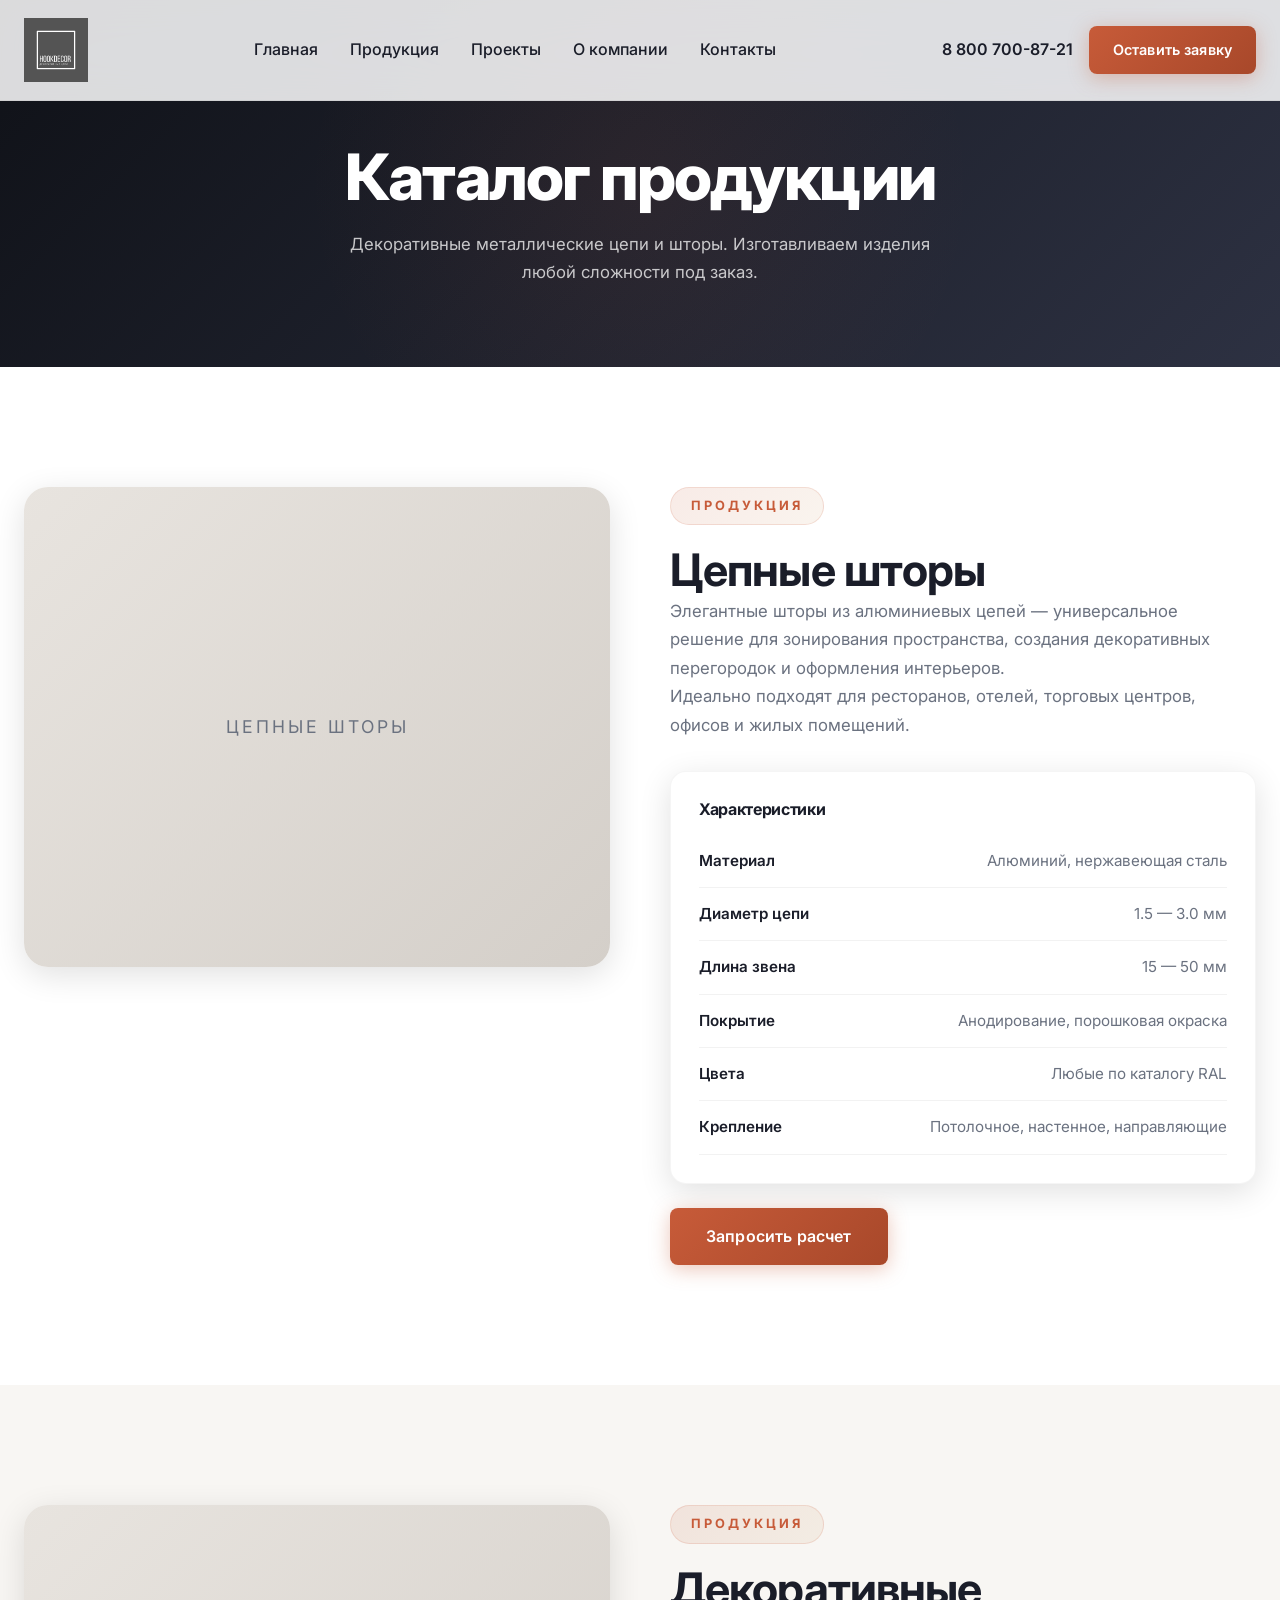
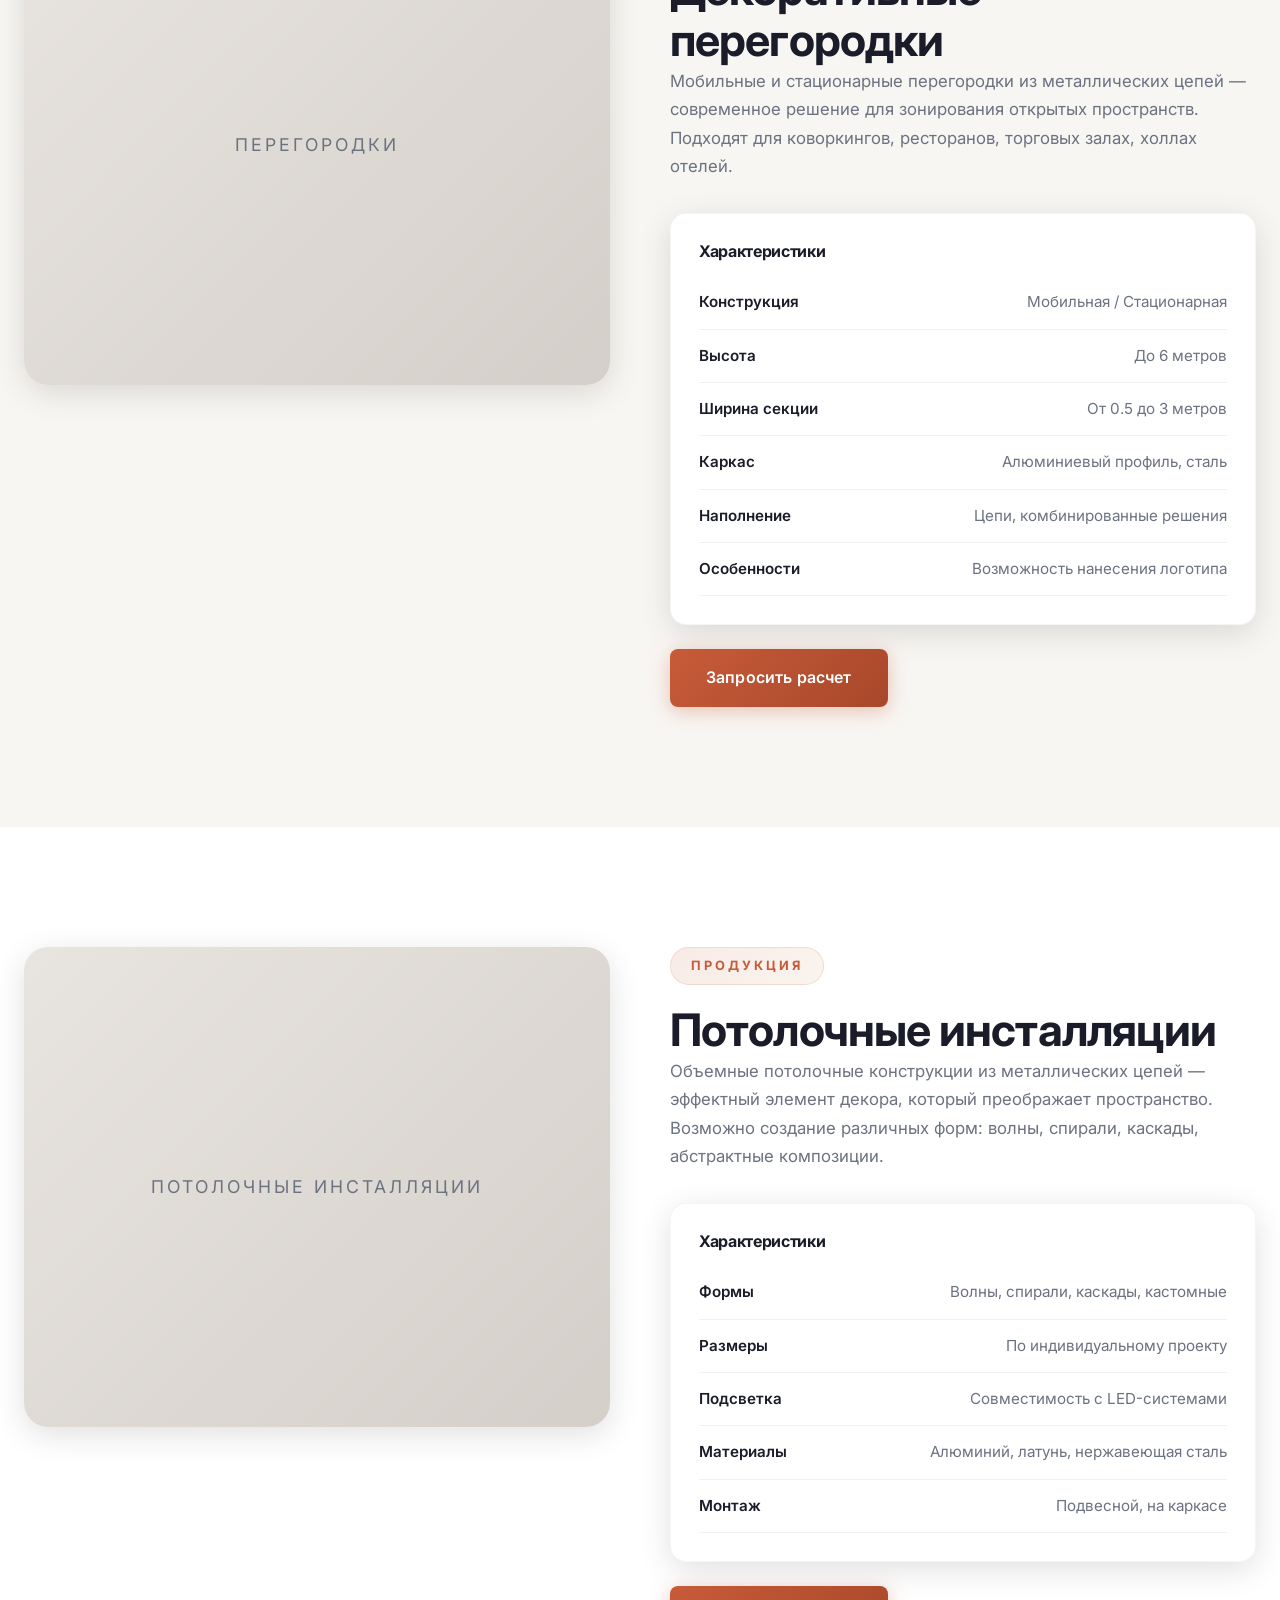
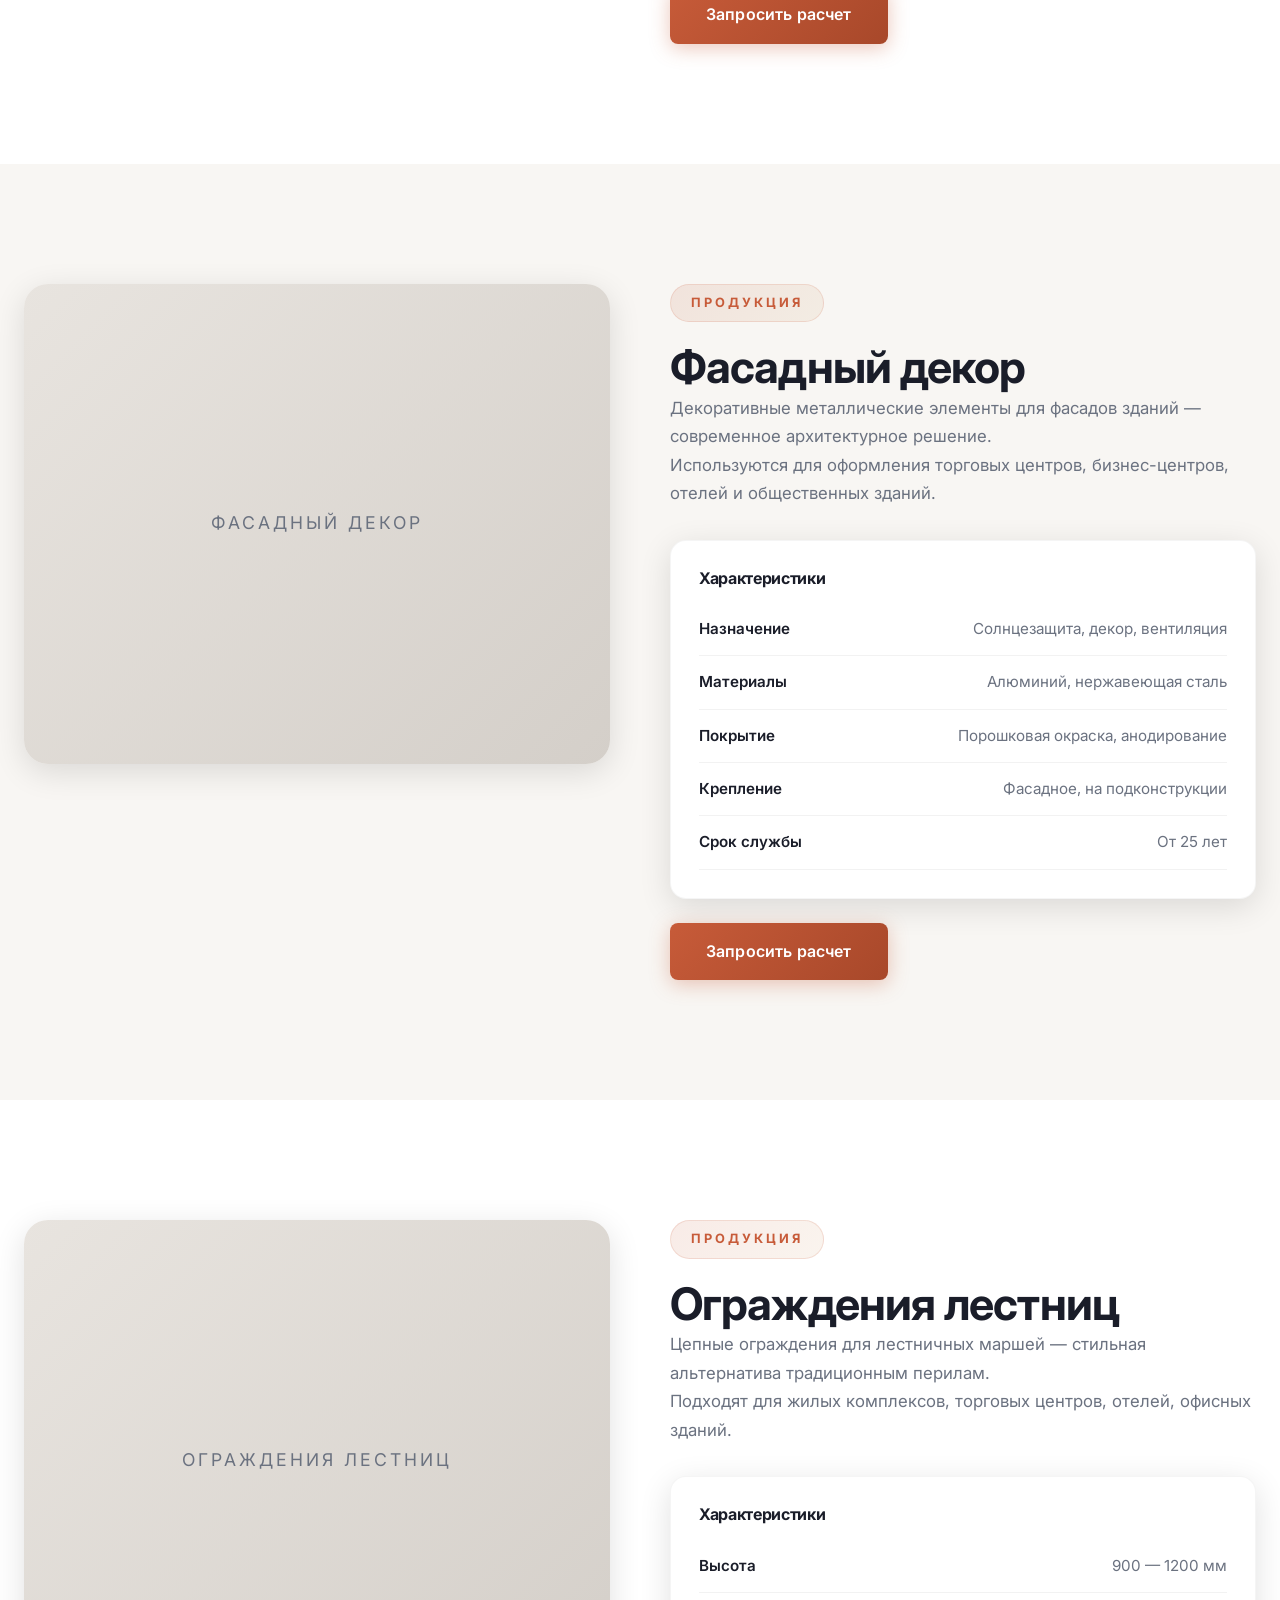
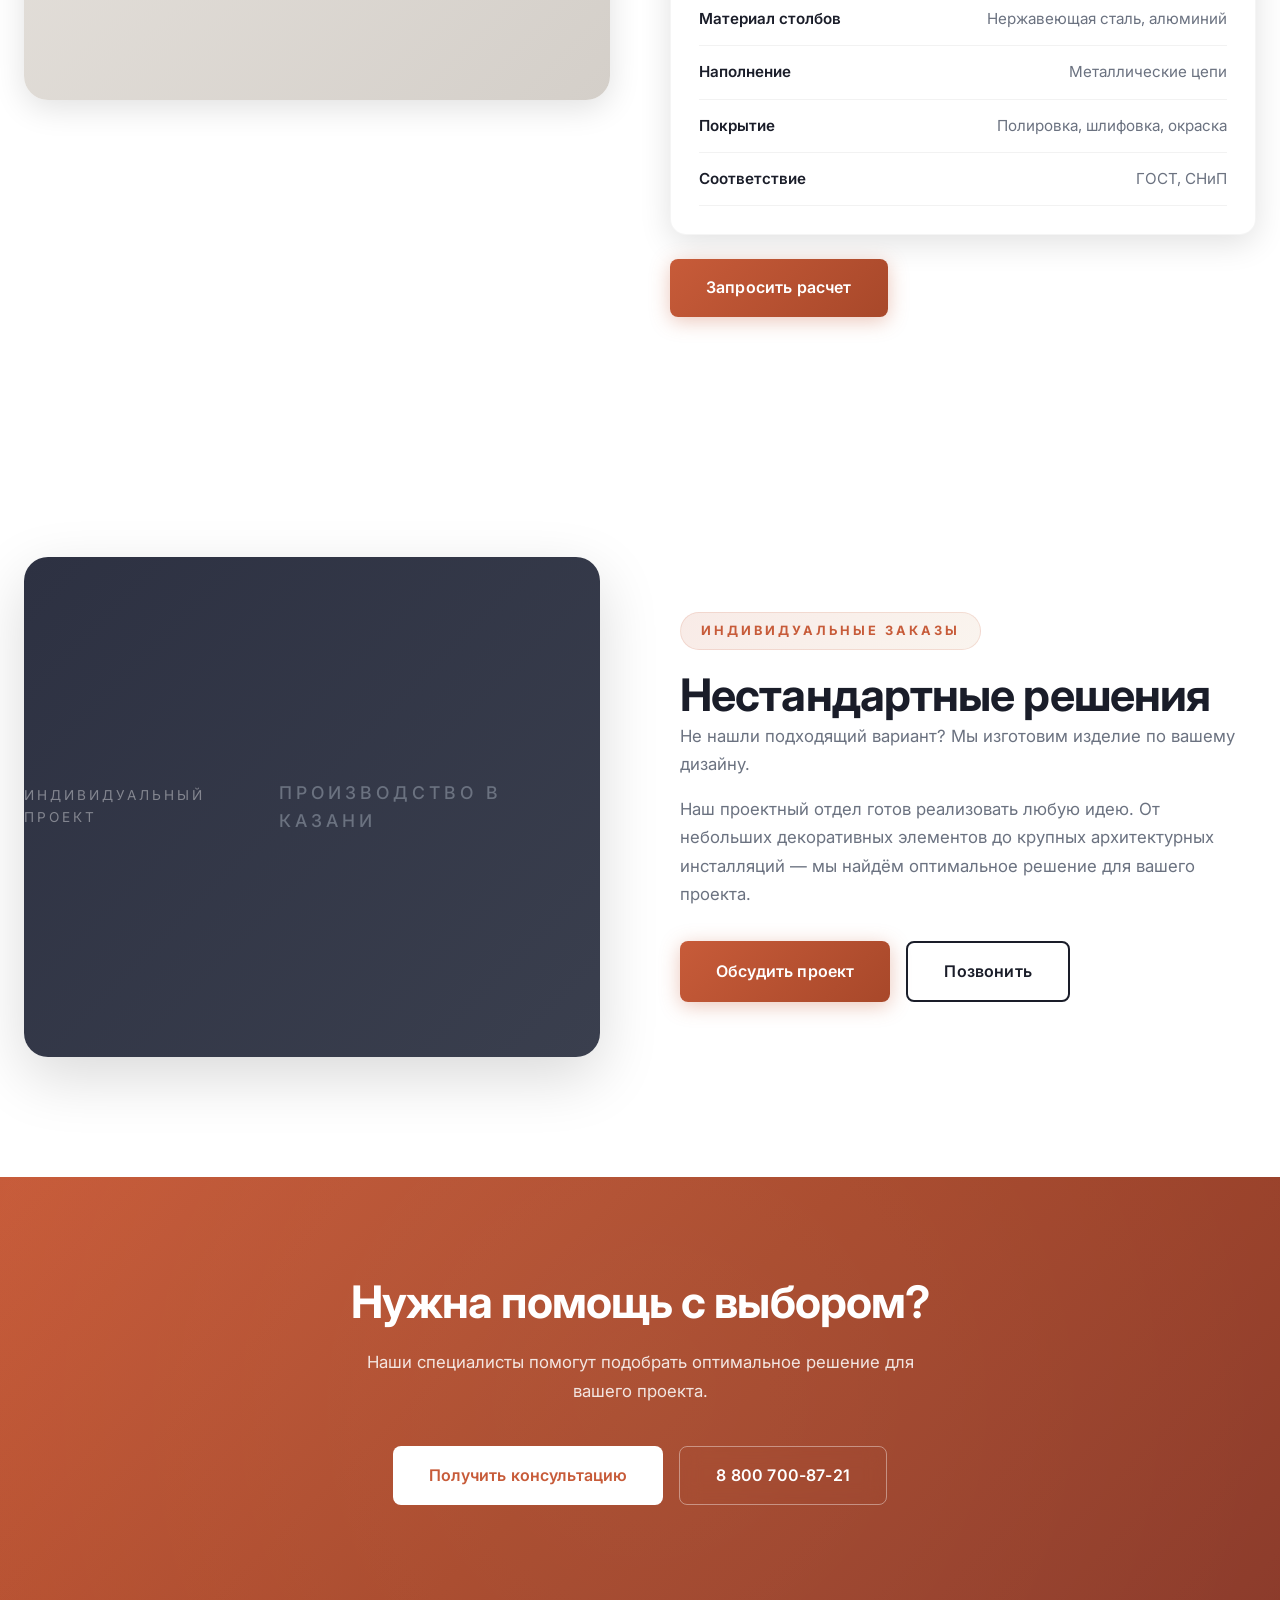
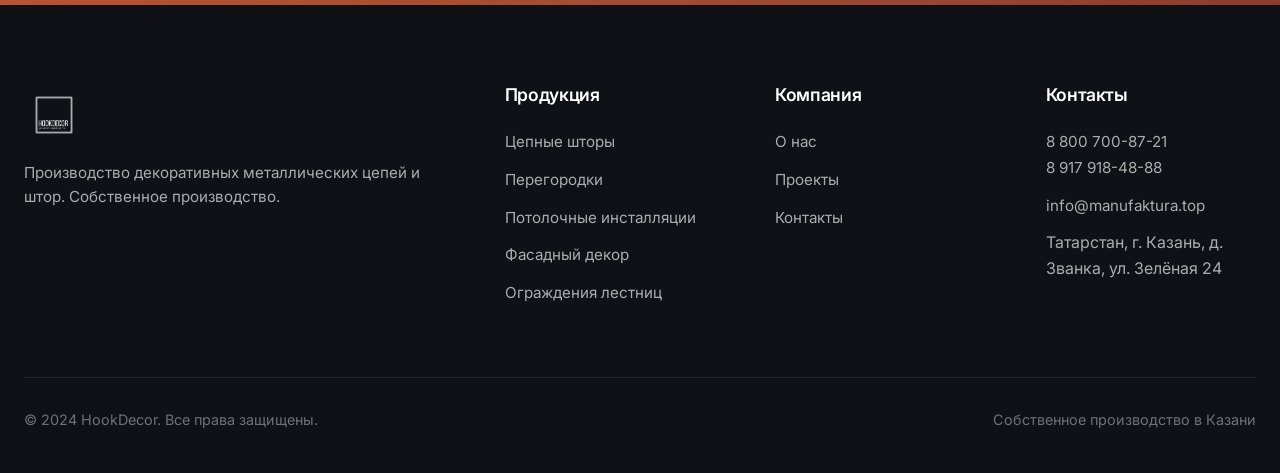
<file: products.html>
<!DOCTYPE html>
<html lang="ru">
<head>
<meta charset="UTF-8">
<meta name="viewport" content="width=device-width, initial-scale=1.0">
<meta name="description" content="Каталог декоративных металлических цепей и штор HookDecor. Цепные шторы, перегородки, потолочные инсталляции, фасадный декор.">
<title>Каталог продукции — HookDecor</title>
<link href="https://fonts.googleapis.com/css2?family=Inter:wght@300;400;500;600;700;800&display=swap" rel="stylesheet">
<style>
/* [CSS вставлен ниже для автономной работы] */

/* ============================================
   HOOKDECOR — PREMIUM DESIGN FOR WORDPRESS
   Modern, Luxury, Glassmorphism, Animations
   ============================================ */

@import url('https://fonts.googleapis.com/css2?family=Inter:wght@300;400;500;600;700;800&display=swap');

:root {
    --primary-dark: #0f1117;
    --primary-light: #f8f6f3;
    --accent: #c75b39;
    --accent-hover: #a8482a;
    --text-dark: #1a1d29;
    --text-light: #6b7280;
    --gold: #d4a574;
    --white: #ffffff;
    --glass: rgba(255, 255, 255, 0.08);
    --glass-border: rgba(255, 255, 255, 0.18);
    --shadow-soft: 0 8px 32px rgba(0, 0, 0, 0.12);
    --shadow-medium: 0 20px 60px rgba(0, 0, 0, 0.15);
    --shadow-strong: 0 30px 80px rgba(0, 0, 0, 0.2);
    --transition: all 0.4s cubic-bezier(0.4, 0, 0.2, 1);
}

* {
    margin: 0;
    padding: 0;
    box-sizing: border-box;
}

html {
    scroll-behavior: smooth;
}

body {
    font-family: 'Inter', -apple-system, BlinkMacSystemFont, sans-serif;
    color: var(--text-dark);
    background-color: var(--white);
    line-height: 1.6;
    overflow-x: hidden;
    -webkit-font-smoothing: antialiased;
    -moz-osx-font-smoothing: grayscale;
}

/* Typography — Premium */
h1, h2, h3, h4, h5, h6 {
    font-family: 'Inter', sans-serif;
    font-weight: 700;
    line-height: 1.15;
    letter-spacing: -0.02em;
    color: var(--text-dark);
}

h1 {
    font-size: clamp(2.5rem, 5vw, 4.5rem);
    font-weight: 800;
    letter-spacing: -0.03em;
}

h2 {
    font-size: clamp(1.8rem, 3.5vw, 3rem);
    font-weight: 700;
}

h3 {
    font-size: clamp(1.2rem, 2vw, 1.5rem);
    font-weight: 600;
}

p {
    font-size: 1.05rem;
    color: var(--text-light);
    line-height: 1.7;
    max-width: 65ch;
}

a {
    text-decoration: none;
    color: inherit;
    transition: var(--transition);
}

/* Premium Buttons */
.wp-block-button__link,
.btn-premium {
    display: inline-flex;
    align-items: center;
    justify-content: center;
    padding: 16px 36px;
    font-size: 1rem;
    font-weight: 600;
    border-radius: 8px;
    cursor: pointer;
    transition: var(--transition);
    border: none;
    gap: 10px;
    letter-spacing: 0.01em;
    position: relative;
    overflow: hidden;
}

.btn-premium::before {
    content: '';
    position: absolute;
    top: 0;
    left: -100%;
    width: 100%;
    height: 100%;
    background: linear-gradient(90deg, transparent, rgba(255,255,255,0.2), transparent);
    transition: left 0.6s;
}

.btn-premium:hover::before {
    left: 100%;
}

.btn-primary-premium {
    background: linear-gradient(135deg, var(--accent), var(--accent-hover));
    color: var(--white);
    box-shadow: 0 4px 20px rgba(199, 91, 57, 0.35);
}

.btn-primary-premium:hover {
    transform: translateY(-3px);
    box-shadow: 0 12px 40px rgba(199, 91, 57, 0.45);
}

.btn-outline-premium {
    background: transparent;
    color: var(--white);
    border: 1.5px solid rgba(255,255,255,0.4);
    backdrop-filter: blur(10px);
}

.btn-outline-premium:hover {
    background: rgba(255,255,255,0.1);
    border-color: rgba(255,255,255,0.7);
    transform: translateY(-3px);
}

/* Container */
.container-premium {
    max-width: 1280px;
    margin: 0 auto;
    padding: 0 24px;
}

/* Header — Glassmorphism */
.header-premium {
    position: fixed;
    top: 0;
    left: 0;
    right: 0;
    z-index: 1000;
    background: rgba(255, 255, 255, 0.85);
    backdrop-filter: blur(20px) saturate(180%);
    -webkit-backdrop-filter: blur(20px) saturate(180%);
    border-bottom: 1px solid rgba(0,0,0,0.05);
    transition: var(--transition);
}

.header-premium.scrolled {
    box-shadow: 0 4px 30px rgba(0,0,0,0.08);
    background: rgba(255, 255, 255, 0.95);
}

.header-inner-premium {
    display: flex;
    align-items: center;
    justify-content: space-between;
    padding: 18px 0;
    min-height: 72px;
}

.logo-premium {
    font-size: 1.8rem;
    font-weight: 800;
    color: var(--primary-dark);
    letter-spacing: -0.03em;
}

.logo-premium span {
    color: var(--accent);
}

/* Hero — Premium with Video/Gradient */
.hero-premium {
    min-height: 100vh;
    display: flex;
    align-items: center;
    background: linear-gradient(135deg, #0f1117 0%, #1a1f2e 50%, #2d3142 100%);
    position: relative;
    overflow: hidden;
    padding-top: 100px;
}

.hero-premium::before {
    content: '';
    position: absolute;
    top: -50%;
    left: -50%;
    width: 200%;
    height: 200%;
    background: radial-gradient(circle, rgba(199,91,57,0.08) 0%, transparent 50%);
    animation: pulse 8s ease-in-out infinite;
}

@keyframes pulse {
    0%, 100% { transform: scale(1); opacity: 0.5; }
    50% { transform: scale(1.1); opacity: 0.8; }
}

.hero-premium::after {
    content: '';
    position: absolute;
    top: 0;
    left: 0;
    right: 0;
    bottom: 0;
    background: url('data:image/svg+xml,<svg xmlns="http://www.w3.org/2000/svg" viewBox="0 0 100 100"><circle cx="50" cy="50" r="0.5" fill="rgba(255,255,255,0.03)"/></svg>');
    background-size: 60px 60px;
}

.hero-content-premium {
    position: relative;
    z-index: 2;
    display: grid;
    grid-template-columns: 1fr 1fr;
    gap: 60px;
    align-items: center;
}

.hero-text-premium h1 {
    color: var(--white);
    margin-bottom: 24px;
    font-weight: 800;
    line-height: 1.1;
}

.hero-text-premium h1 span {
    color: var(--gold);
    display: block;
    margin-top: 8px;
}

.hero-text-premium p {
    color: rgba(255,255,255,0.75);
    font-size: 1.2rem;
    margin-bottom: 40px;
    max-width: 500px;
    line-height: 1.6;
}

.hero-buttons-premium {
    display: flex;
    gap: 16px;
    flex-wrap: wrap;
}

/* Glass Card for Hero Visual */
.hero-glass-card {
    width: 100%;
    max-width: 520px;
    height: 420px;
    background: var(--glass);
    backdrop-filter: blur(20px);
    -webkit-backdrop-filter: blur(20px);
    border: 1px solid var(--glass-border);
    border-radius: 24px;
    display: flex;
    align-items: center;
    justify-content: center;
    position: relative;
    overflow: hidden;
    box-shadow: var(--shadow-strong);
}

.hero-glass-card::before {
    content: '';
    position: absolute;
    top: -50%;
    left: -50%;
    width: 200%;
    height: 200%;
    background: conic-gradient(from 0deg, transparent, rgba(212,165,116,0.1), transparent 30%);
    animation: rotate 10s linear infinite;
}

@keyframes rotate {
    100% { transform: rotate(360deg); }
}

.hero-glass-text {
    position: relative;
    z-index: 2;
    font-size: 0.9rem;
    letter-spacing: 4px;
    color: rgba(255,255,255,0.4);
    text-transform: uppercase;
    font-weight: 300;
    text-align: center;
    padding: 0 20px;
}

/* Floating Elements */
.float-premium {
    position: absolute;
    border-radius: 16px;
    background: rgba(255,255,255,0.08);
    backdrop-filter: blur(12px);
    -webkit-backdrop-filter: blur(12px);
    border: 1px solid rgba(255,255,255,0.15);
    padding: 14px 22px;
    font-size: 0.85rem;
    color: white;
    box-shadow: 0 8px 32px rgba(0,0,0,0.2);
    animation: float-premium 6s ease-in-out infinite;
}

.float-1 { top: 8%; right: 5%; animation-delay: 0s; }
.float-2 { bottom: 25%; left: -5%; animation-delay: 2s; }
.float-3 { top: 55%; right: -8%; animation-delay: 4s; }

@keyframes float-premium {
    0%, 100% { transform: translateY(0px) rotate(0deg); }
    50% { transform: translateY(-20px) rotate(2deg); }
}

/* Section Styles */
.section-premium {
    padding: 120px 0;
    position: relative;
}

.section-header-premium {
    text-align: center;
    margin-bottom: 80px;
}

.section-header-premium h2 {
    margin-bottom: 16px;
}

.section-header-premium p {
    max-width: 600px;
    margin: 0 auto;
    font-size: 1.1rem;
}

.section-label-premium {
    display: inline-block;
    padding: 8px 20px;
    background: linear-gradient(135deg, rgba(199,91,57,0.12), rgba(212,165,116,0.12));
    color: var(--accent);
    font-size: 0.8rem;
    font-weight: 700;
    text-transform: uppercase;
    letter-spacing: 3px;
    border-radius: 30px;
    margin-bottom: 20px;
    border: 1px solid rgba(199,91,57,0.15);
}

/* Features — Glass Cards */
.features-grid-premium {
    display: grid;
    grid-template-columns: repeat(auto-fit, minmax(300px, 1fr));
    gap: 30px;
}

.feature-card-premium {
    padding: 40px 32px;
    background: var(--white);
    border-radius: 20px;
    border: 1px solid rgba(0,0,0,0.04);
    transition: var(--transition);
    position: relative;
    overflow: hidden;
    box-shadow: var(--shadow-soft);
}

.feature-card-premium::before {
    content: '';
    position: absolute;
    top: 0;
    left: 0;
    width: 100%;
    height: 3px;
    background: linear-gradient(90deg, var(--accent), var(--gold));
    transform: scaleX(0);
    transform-origin: left;
    transition: transform 0.4s ease;
}

.feature-card-premium:hover {
    transform: translateY(-10px);
    box-shadow: var(--shadow-medium);
}

.feature-card-premium:hover::before {
    transform: scaleX(1);
}

.feature-icon-premium {
    width: 64px;
    height: 64px;
    background: linear-gradient(135deg, rgba(199,91,57,0.1), rgba(212,165,116,0.1));
    border-radius: 16px;
    display: flex;
    align-items: center;
    justify-content: center;
    margin-bottom: 28px;
    font-size: 1.6rem;
    transition: var(--transition);
}

.feature-card-premium:hover .feature-icon-premium {
    transform: scale(1.1);
    background: linear-gradient(135deg, rgba(199,91,57,0.2), rgba(212,165,116,0.2));
}

.feature-card-premium h3 {
    margin-bottom: 14px;
    font-size: 1.3rem;
}

.feature-card-premium p {
    font-size: 0.95rem;
    line-height: 1.6;
}

/* Products */
.products-section-premium {
    background-color: var(--primary-light);
}

.products-grid-premium {
    display: grid;
    grid-template-columns: repeat(auto-fit, minmax(300px, 1fr));
    gap: 30px;
}

.product-card-premium {
    background: var(--white);
    border-radius: 20px;
    overflow: hidden;
    transition: var(--transition);
    border: 1px solid rgba(0,0,0,0.04);
    box-shadow: var(--shadow-soft);
}

.product-card-premium:hover {
    transform: translateY(-10px) scale(1.02);
    box-shadow: var(--shadow-strong);
}

.product-image-premium {
    height: 260px;
    background: linear-gradient(135deg, #e8e4df, #d4cfc9);
    display: flex;
    align-items: center;
    justify-content: center;
    position: relative;
    overflow: hidden;
}

.product-image-premium::after {
    content: attr(data-product);
    font-size: 0.85rem;
    color: var(--text-light);
    letter-spacing: 3px;
    text-transform: uppercase;
    font-weight: 500;
}

.product-info-premium {
    padding: 32px;
}

.product-info-premium h3 {
    margin-bottom: 12px;
    font-size: 1.25rem;
}

.product-info-premium p {
    margin-bottom: 20px;
    font-size: 0.95rem;
}

.product-link-premium {
    color: var(--accent);
    font-weight: 600;
    display: inline-flex;
    align-items: center;
    gap: 8px;
    position: relative;
}

.product-link-premium::after {
    content: '';
    position: absolute;
    bottom: -2px;
    left: 0;
    width: 0;
    height: 2px;
    background: var(--accent);
    transition: width 0.3s ease;
}

.product-link-premium:hover::after {
    width: 100%;
}

/* Projects — Masonry with Overlay */
.projects-grid-premium {
    display: grid;
    grid-template-columns: repeat(3, 1fr);
    gap: 24px;
}

.project-card-premium {
    position: relative;
    border-radius: 20px;
    overflow: hidden;
    height: 380px;
    cursor: pointer;
    background: linear-gradient(135deg, #3a3f4e, #2d3142);
    box-shadow: var(--shadow-soft);
    transition: var(--transition);
}

.project-card-premium:hover {
    transform: translateY(-5px);
    box-shadow: var(--shadow-medium);
}

.project-card-premium.large {
    grid-column: span 2;
    grid-row: span 2;
    height: auto;
    min-height: 600px;
}

.project-overlay-premium {
    position: absolute;
    bottom: 0;
    left: 0;
    right: 0;
    padding: 40px 30px;
    background: linear-gradient(transparent 0%, rgba(15,17,23,0.95) 100%);
    color: var(--white);
    transform: translateY(30px);
    opacity: 0;
    transition: var(--transition);
}

.project-card-premium:hover .project-overlay-premium {
    transform: translateY(0);
    opacity: 1;
}

.project-overlay-premium h3 {
    color: var(--white);
    margin-bottom: 8px;
    font-size: 1.4rem;
}

.project-overlay-premium p {
    color: rgba(255,255,255,0.75);
    font-size: 0.9rem;
}

.project-tag-premium {
    display: inline-block;
    padding: 6px 14px;
    background: linear-gradient(135deg, var(--accent), var(--accent-hover));
    color: var(--white);
    font-size: 0.75rem;
    border-radius: 20px;
    margin-bottom: 14px;
    text-transform: uppercase;
    letter-spacing: 1px;
    font-weight: 600;
}

/* Process — Animated Steps */
.process-section-premium {
    background-color: var(--primary-dark);
    color: var(--white);
    position: relative;
    overflow: hidden;
}

.process-section-premium::before {
    content: '';
    position: absolute;
    top: 0;
    left: 0;
    right: 0;
    bottom: 0;
    background: radial-gradient(circle at 30% 50%, rgba(199,91,57,0.1) 0%, transparent 50%);
}

.process-grid-premium {
    display: grid;
    grid-template-columns: repeat(4, 1fr);
    gap: 40px;
    position: relative;
    z-index: 1;
}

.process-step-premium {
    text-align: center;
    position: relative;
}

.process-step-premium::after {
    content: '';
    position: absolute;
    top: 45px;
    right: -20px;
    width: 40px;
    height: 2px;
    background: linear-gradient(90deg, var(--accent), transparent);
}

.process-step-premium:last-child::after {
    display: none;
}

.step-number-premium {
    width: 90px;
    height: 90px;
    border-radius: 50%;
    background: linear-gradient(135deg, var(--accent), var(--gold));
    display: flex;
    align-items: center;
    justify-content: center;
    font-size: 2rem;
    font-weight: 800;
    color: var(--white);
    margin: 0 auto 28px;
    position: relative;
    z-index: 2;
    box-shadow: 0 10px 40px rgba(199,91,57,0.3);
    transition: var(--transition);
}

.process-step-premium:hover .step-number-premium {
    transform: scale(1.1);
    box-shadow: 0 15px 50px rgba(199,91,57,0.4);
}

.process-step-premium h3 {
    color: var(--white);
    margin-bottom: 12px;
    font-size: 1.2rem;
}

.process-step-premium p {
    color: rgba(255,255,255,0.65);
    font-size: 0.95rem;
    line-height: 1.5;
}

/* About */
.about-grid-premium {
    display: grid;
    grid-template-columns: 1fr 1fr;
    gap: 80px;
    align-items: center;
}

.about-image-premium {
    position: relative;
    border-radius: 24px;
    overflow: hidden;
    height: 500px;
    background: linear-gradient(135deg, #e8e4df, #d4cfc9);
    display: flex;
    align-items: center;
    justify-content: center;
    box-shadow: var(--shadow-medium);
}

.about-image-premium::after {
    content: 'ПРОИЗВОДСТВО В КАЗАНИ';
    font-size: 1.1rem;
    color: var(--text-light);
    letter-spacing: 4px;
    text-transform: uppercase;
    font-weight: 500;
}

.about-stats-premium {
    display: grid;
    grid-template-columns: repeat(2, 1fr);
    gap: 30px;
    margin-top: 40px;
}

.stat-item-premium h4 {
    font-size: 2.8rem;
    color: var(--accent);
    margin-bottom: 8px;
    font-weight: 800;
    line-height: 1;
}

.stat-item-premium p {
    font-size: 0.95rem;
    color: var(--text-light);
}

/* CTA — Premium Gradient */
.cta-section-premium {
    background: linear-gradient(135deg, var(--accent), #a8482a, #8b3a2a);
    text-align: center;
    padding: 100px 0;
    position: relative;
    overflow: hidden;
}

.cta-section-premium::before {
    content: '';
    position: absolute;
    top: -50%;
    left: -50%;
    width: 200%;
    height: 200%;
    background: radial-gradient(circle, rgba(255,255,255,0.05) 0%, transparent 60%);
}

.cta-section-premium h2 {
    color: var(--white);
    margin-bottom: 20px;
    position: relative;
    z-index: 1;
}

.cta-section-premium p {
    color: rgba(255,255,255,0.85);
    max-width: 600px;
    margin: 0 auto 40px;
    position: relative;
    z-index: 1;
}

.cta-buttons-premium {
    display: flex;
    gap: 16px;
    justify-content: center;
    flex-wrap: wrap;
    position: relative;
    z-index: 1;
}

/* Contact */
.contact-grid-premium {
    display: grid;
    grid-template-columns: 1fr 1fr;
    gap: 60px;
}

.contact-form-premium {
    background: var(--white);
    padding: 48px;
    border-radius: 24px;
    border: 1px solid rgba(0,0,0,0.05);
    box-shadow: var(--shadow-soft);
}

.form-group-premium {
    margin-bottom: 24px;
}

.form-group-premium label {
    display: block;
    margin-bottom: 8px;
    font-weight: 600;
    font-size: 0.9rem;
    color: var(--text-dark);
}

.form-group-premium input,
.form-group-premium textarea,
.form-group-premium select {
    width: 100%;
    padding: 14px 18px;
    border: 2px solid rgba(0,0,0,0.06);
    border-radius: 12px;
    font-size: 1rem;
    font-family: inherit;
    transition: var(--transition);
    background: var(--white);
}

.form-group-premium input:focus,
.form-group-premium textarea:focus,
.form-group-premium select:focus {
    outline: none;
    border-color: var(--accent);
    box-shadow: 0 0 0 4px rgba(199,91,57,0.1);
}

/* Footer */
.footer-premium {
    background-color: var(--primary-dark);
    color: var(--white);
    padding: 80px 0 40px;
    position: relative;
}

.footer-grid-premium {
    display: grid;
    grid-template-columns: 2fr 1fr 1fr 1fr;
    gap: 60px;
    margin-bottom: 60px;
}

.footer-brand-premium p {
    color: rgba(255,255,255,0.65);
    margin-top: 16px;
    font-size: 0.95rem;
    line-height: 1.6;
}

.footer-links-premium h4 {
    color: var(--white);
    margin-bottom: 24px;
    font-size: 1.1rem;
    font-weight: 600;
}

.footer-links-premium ul {
    list-style: none;
}

.footer-links-premium li {
    margin-bottom: 12px;
}

.footer-links-premium a {
    color: rgba(255,255,255,0.65);
    font-size: 0.95rem;
    transition: var(--transition);
}

.footer-links-premium a:hover {
    color: var(--gold);
    padding-left: 4px;
}

.footer-bottom-premium {
    border-top: 1px solid rgba(255,255,255,0.08);
    padding-top: 30px;
    display: flex;
    justify-content: space-between;
    align-items: center;
    flex-wrap: wrap;
    gap: 20px;
}

.footer-bottom-premium p {
    color: rgba(255,255,255,0.4);
    font-size: 0.9rem;
}

/* Animations */
.fade-in-premium {
    opacity: 0;
    transform: translateY(40px);
    transition: opacity 0.9s ease, transform 0.9s ease;
}

.fade-in-premium.visible {
    opacity: 1;
    transform: translateY(0);
}

/* Page Header */
.page-header-premium {
    background: linear-gradient(135deg, var(--primary-dark), #2d3142);
    padding: 140px 0 80px;
    text-align: center;
    position: relative;
    overflow: hidden;
}

.page-header-premium::before {
    content: '';
    position: absolute;
    top: 0;
    left: 0;
    right: 0;
    bottom: 0;
    background: radial-gradient(circle at 50% 50%, rgba(199,91,57,0.08) 0%, transparent 50%);
}

.page-header-premium h1 {
    color: var(--white);
    margin-bottom: 16px;
    position: relative;
    z-index: 1;
}

.page-header-premium p {
    color: rgba(255,255,255,0.75);
    max-width: 600px;
    margin: 0 auto;
    position: relative;
    z-index: 1;
}

/* FAQ */
.faq-item-premium {
    border-bottom: 1px solid rgba(0,0,0,0.06);
    padding: 24px 0;
}

.faq-question-premium {
    display: flex;
    justify-content: space-between;
    align-items: center;
    cursor: pointer;
    font-weight: 600;
    font-size: 1.1rem;
    gap: 16px;
}

.faq-answer-premium {
    max-height: 0;
    overflow: hidden;
    transition: max-height 0.4s ease;
    padding-top: 0;
}

.faq-answer-premium.active {
    max-height: 500px;
    padding-top: 16px;
}

.faq-toggle-premium {
    width: 32px;
    height: 32px;
    border-radius: 50%;
    background: var(--primary-light);
    display: flex;
    align-items: center;
    justify-content: center;
    transition: var(--transition);
    flex-shrink: 0;
    font-size: 1.2rem;
    color: var(--text-dark);
}

.faq-item-premium.active .faq-toggle-premium {
    background: var(--accent);
    color: var(--white);
    transform: rotate(45deg);
}

/* Product Detail */
.product-detail-grid-premium {
    display: grid;
    grid-template-columns: 1fr 1fr;
    gap: 60px;
    align-items: start;
}

.product-gallery-premium {
    border-radius: 24px;
    overflow: hidden;
    background: linear-gradient(135deg, #e8e4df, #d4cfc9);
    min-height: 480px;
    display: flex;
    align-items: center;
    justify-content: center;
    box-shadow: var(--shadow-soft);
}

.product-specs-premium {
    margin-top: 32px;
    background: var(--white);
    border-radius: 16px;
    padding: 28px;
    border: 1px solid rgba(0,0,0,0.04);
    box-shadow: var(--shadow-soft);
}

.spec-row-premium {
    display: flex;
    justify-content: space-between;
    padding: 14px 0;
    border-bottom: 1px solid rgba(0,0,0,0.05);
    font-size: 0.95rem;
    gap: 16px;
}

.spec-label-premium {
    font-weight: 600;
    color: var(--text-dark);
    flex-shrink: 0;
}

.spec-value-premium {
    color: var(--text-light);
    text-align: right;
}

/* Mobile */
@media (max-width: 1024px) {
    .hero-content-premium,
    .about-grid-premium,
    .contact-grid-premium,
    .product-detail-grid-premium {
        grid-template-columns: 1fr;
        gap: 40px;
    }
    .hero-visual-premium { order: -1; }
    .projects-grid-premium { grid-template-columns: repeat(2, 1fr); }
    .project-card-premium.large { grid-column: span 2; grid-row: span 1; min-height: 320px; }
    .process-grid-premium { grid-template-columns: repeat(2, 1fr); }
    .process-step-premium::after { display: none; }
    .footer-grid-premium { grid-template-columns: 1fr 1fr; gap: 40px; }
}

@media (max-width: 768px) {
    .section-premium { padding: 60px 0; }
    .page-header-premium { padding: 100px 0 60px; }
    .hero-premium { min-height: auto; padding: 100px 0 60px; }
    .hero-glass-card { height: 280px; }
    .features-grid-premium { grid-template-columns: 1fr; }
    .projects-grid-premium { grid-template-columns: 1fr; }
    .project-card-premium.large { grid-column: span 1; }
    .process-grid-premium { grid-template-columns: 1fr; }
    .about-stats-premium { grid-template-columns: repeat(2, 1fr); gap: 20px; }
    .stat-item-premium h4 { font-size: 2.2rem; }
    .footer-grid-premium { grid-template-columns: 1fr; }
    .contact-form-premium { padding: 32px; }
    .float-premium { display: none; }
    .btn-premium { width: 100%; }
}

@media (max-width: 480px) {
    .container-premium { padding: 0 16px; }
    .hero-glass-card { height: 220px; }
    .about-image-premium { height: 300px; }
    .stat-item-premium h4 { font-size: 1.8rem; }
    .step-number-premium { width: 70px; height: 70px; font-size: 1.5rem; }
    .contact-form-premium { padding: 24px; }
}


/* Mobile Burger Menu */
.burger-btn {
    display: none;
    flex-direction: column;
    gap: 5px;
    cursor: pointer;
    padding: 8px;
    border: none;
    background: transparent;
    z-index: 1001;
}
.burger-btn span {
    display: block;
    width: 24px;
    height: 2px;
    background: var(--text-dark);
    border-radius: 2px;
    transition: all 0.3s ease;
}
.burger-btn.active span:nth-child(1) { transform: translateY(7px) rotate(45deg); }
.burger-btn.active span:nth-child(2) { opacity: 0; }
.burger-btn.active span:nth-child(3) { transform: translateY(-7px) rotate(-45deg); }
.mobile-nav {
    display: none;
    flex-direction: column;
    position: fixed;
    top: 72px;
    left: 0;
    right: 0;
    background: rgba(255,255,255,0.97);
    backdrop-filter: blur(20px);
    padding: 20px 24px 32px;
    border-bottom: 1px solid rgba(0,0,0,0.08);
    box-shadow: 0 20px 40px rgba(0,0,0,0.1);
    z-index: 999;
    gap: 4px;
    transform: translateY(-10px);
    opacity: 0;
    transition: all 0.3s ease;
}
.mobile-nav.open { display: flex; transform: translateY(0); opacity: 1; }
.mobile-nav a { font-weight: 500; color: var(--text-dark); padding: 14px 0; border-bottom: 1px solid rgba(0,0,0,0.05); font-size: 1.05rem; }
.mobile-nav a:last-child { border-bottom: none; }
.mobile-nav a:hover { color: var(--accent); padding-left: 8px; }
.mobile-nav .mobile-phone { font-weight: 700; color: var(--accent); margin-top: 8px; border-bottom: none; }
.mobile-nav .mobile-cta { margin-top: 12px; background: linear-gradient(135deg, var(--accent), var(--accent-hover)); color: white !important; text-align: center; padding: 14px 20px !important; border-radius: 10px; border-bottom: none !important; }
@media (max-width: 900px) {
    .burger-btn { display: flex; }
    .header-desktop-nav, .header-desktop-phone, .header-desktop-cta { display: none !important; }
}

</style>
</head>
<body>

<header class="header-premium">
<div class="container-premium">
<div class="header-inner-premium">
<a href="index.html" class="logo-premium logo-img-wrap"><img src="logo-dark.png" alt="HookDecor" style="height:64px;width:64px;object-fit:contain;display:block;"></a>
<nav style="display:flex;gap:32px;">
<a href="index.html" style="font-weight:500;color:#1a1d29;">Главная</a>
<a href="products.html" style="font-weight:500;color:#1a1d29;">Продукция</a>
<a href="projects.html" style="font-weight:500;color:#1a1d29;">Проекты</a>
<a href="about.html" style="font-weight:500;color:#1a1d29;">О компании</a>
<a href="contacts.html" style="font-weight:500;color:#1a1d29;">Контакты</a>
</nav>
<div style="display:flex;align-items:center;gap:16px;">
<a href="tel:+78007008721" style="font-weight:600;color:#1a1d29;">8 800 700-87-21</a>
<a href="contacts.html" class="btn-premium btn-primary-premium" style="padding:12px 24px;font-size:0.9rem;">Оставить заявку</a>
</div>
</div>
</div>
</header>

<section class="page-header-premium">
<div class="container-premium">
<h1>Каталог продукции</h1>
<p>Декоративные металлические цепи и шторы. Изготавливаем изделия любой сложности под заказ.</p>
</div>
</section>

<!-- PRODUCT 1 -->
<section class="section-premium" id="curtains">
<div class="container-premium">
<div class="product-detail-grid-premium">
<div class="product-gallery-premium fade-in-premium"><span style="color:#6b7280;font-size:1.1rem;letter-spacing:3px;text-transform:uppercase;">ЦЕПНЫЕ ШТОРЫ</span></div>
<div class="fade-in-premium">
<span class="section-label-premium">Продукция</span>
<h2>Цепные шторы</h2>
<p>Элегантные шторы из алюминиевых цепей — универсальное решение для зонирования пространства, создания декоративных перегородок и оформления интерьеров.</p>
<p>Идеально подходят для ресторанов, отелей, торговых центров, офисов и жилых помещений.</p>
<div class="product-specs-premium">
<h4 style="margin-bottom:16px;">Характеристики</h4>
<div class="spec-row-premium"><span class="spec-label-premium">Материал</span><span class="spec-value-premium">Алюминий, нержавеющая сталь</span></div>
<div class="spec-row-premium"><span class="spec-label-premium">Диаметр цепи</span><span class="spec-value-premium">1.5 — 3.0 мм</span></div>
<div class="spec-row-premium"><span class="spec-label-premium">Длина звена</span><span class="spec-value-premium">15 — 50 мм</span></div>
<div class="spec-row-premium"><span class="spec-label-premium">Покрытие</span><span class="spec-value-premium">Анодирование, порошковая окраска</span></div>
<div class="spec-row-premium"><span class="spec-label-premium">Цвета</span><span class="spec-value-premium">Любые по каталогу RAL</span></div>
<div class="spec-row-premium"><span class="spec-label-premium">Крепление</span><span class="spec-value-premium">Потолочное, настенное, направляющие</span></div>
</div>
<a href="contacts.html" class="btn-premium btn-primary-premium" style="margin-top:24px;">Запросить расчет</a>
</div>
</div>
</div>
</section>

<!-- PRODUCT 2 -->
<section class="section-premium" style="background:#f8f6f3;" id="partitions">
<div class="container-premium">
<div class="product-detail-grid-premium" style="direction:rtl;">
<div style="direction:ltr;" class="fade-in-premium">
<span class="section-label-premium">Продукция</span>
<h2>Декоративные перегородки</h2>
<p>Мобильные и стационарные перегородки из металлических цепей — современное решение для зонирования открытых пространств.</p>
<p>Подходят для коворкингов, ресторанов, торговых залах, холлах отелей.</p>
<div class="product-specs-premium">
<h4 style="margin-bottom:16px;">Характеристики</h4>
<div class="spec-row-premium"><span class="spec-label-premium">Конструкция</span><span class="spec-value-premium">Мобильная / Стационарная</span></div>
<div class="spec-row-premium"><span class="spec-label-premium">Высота</span><span class="spec-value-premium">До 6 метров</span></div>
<div class="spec-row-premium"><span class="spec-label-premium">Ширина секции</span><span class="spec-value-premium">От 0.5 до 3 метров</span></div>
<div class="spec-row-premium"><span class="spec-label-premium">Каркас</span><span class="spec-value-premium">Алюминиевый профиль, сталь</span></div>
<div class="spec-row-premium"><span class="spec-label-premium">Наполнение</span><span class="spec-value-premium">Цепи, комбинированные решения</span></div>
<div class="spec-row-premium"><span class="spec-label-premium">Особенности</span><span class="spec-value-premium">Возможность нанесения логотипа</span></div>
</div>
<a href="contacts.html" class="btn-premium btn-primary-premium" style="margin-top:24px;">Запросить расчет</a>
</div>
<div class="product-gallery-premium fade-in-premium" style="direction:ltr;"><span style="color:#6b7280;font-size:1.1rem;letter-spacing:3px;text-transform:uppercase;">ПЕРЕГОРОДКИ</span></div>
</div>
</div>
</section>

<!-- PRODUCT 3 -->
<section class="section-premium" id="ceiling">
<div class="container-premium">
<div class="product-detail-grid-premium">
<div class="product-gallery-premium fade-in-premium"><span style="color:#6b7280;font-size:1.1rem;letter-spacing:3px;text-transform:uppercase;">ПОТОЛОЧНЫЕ ИНСТАЛЛЯЦИИ</span></div>
<div class="fade-in-premium">
<span class="section-label-premium">Продукция</span>
<h2>Потолочные инсталляции</h2>
<p>Объемные потолочные конструкции из металлических цепей — эффектный элемент декора, который преображает пространство.</p>
<p>Возможно создание различных форм: волны, спирали, каскады, абстрактные композиции.</p>
<div class="product-specs-premium">
<h4 style="margin-bottom:16px;">Характеристики</h4>
<div class="spec-row-premium"><span class="spec-label-premium">Формы</span><span class="spec-value-premium">Волны, спирали, каскады, кастомные</span></div>
<div class="spec-row-premium"><span class="spec-label-premium">Размеры</span><span class="spec-value-premium">По индивидуальному проекту</span></div>
<div class="spec-row-premium"><span class="spec-label-premium">Подсветка</span><span class="spec-value-premium">Совместимость с LED-системами</span></div>
<div class="spec-row-premium"><span class="spec-label-premium">Материалы</span><span class="spec-value-premium">Алюминий, латунь, нержавеющая сталь</span></div>
<div class="spec-row-premium"><span class="spec-label-premium">Монтаж</span><span class="spec-value-premium">Подвесной, на каркасе</span></div>
</div>
<a href="contacts.html" class="btn-premium btn-primary-premium" style="margin-top:24px;">Запросить расчет</a>
</div>
</div>
</div>
</section>

<!-- PRODUCT 4 -->
<section class="section-premium" style="background:#f8f6f3;" id="facade">
<div class="container-premium">
<div class="product-detail-grid-premium" style="direction:rtl;">
<div style="direction:ltr;" class="fade-in-premium">
<span class="section-label-premium">Продукция</span>
<h2>Фасадный декор</h2>
<p>Декоративные металлические элементы для фасадов зданий — современное архитектурное решение.</p>
<p>Используются для оформления торговых центров, бизнес-центров, отелей и общественных зданий.</p>
<div class="product-specs-premium">
<h4 style="margin-bottom:16px;">Характеристики</h4>
<div class="spec-row-premium"><span class="spec-label-premium">Назначение</span><span class="spec-value-premium">Солнцезащита, декор, вентиляция</span></div>
<div class="spec-row-premium"><span class="spec-label-premium">Материалы</span><span class="spec-value-premium">Алюминий, нержавеющая сталь</span></div>
<div class="spec-row-premium"><span class="spec-label-premium">Покрытие</span><span class="spec-value-premium">Порошковая окраска, анодирование</span></div>
<div class="spec-row-premium"><span class="spec-label-premium">Крепление</span><span class="spec-value-premium">Фасадное, на подконструкции</span></div>
<div class="spec-row-premium"><span class="spec-label-premium">Срок службы</span><span class="spec-value-premium">От 25 лет</span></div>
</div>
<a href="contacts.html" class="btn-premium btn-primary-premium" style="margin-top:24px;">Запросить расчет</a>
</div>
<div class="product-gallery-premium fade-in-premium" style="direction:ltr;"><span style="color:#6b7280;font-size:1.1rem;letter-spacing:3px;text-transform:uppercase;">ФАСАДНЫЙ ДЕКОР</span></div>
</div>
</div>
</section>

<!-- PRODUCT 5 -->
<section class="section-premium" id="stairs">
<div class="container-premium">
<div class="product-detail-grid-premium">
<div class="product-gallery-premium fade-in-premium"><span style="color:#6b7280;font-size:1.1rem;letter-spacing:3px;text-transform:uppercase;">ОГРАЖДЕНИЯ ЛЕСТНИЦ</span></div>
<div class="fade-in-premium">
<span class="section-label-premium">Продукция</span>
<h2>Ограждения лестниц</h2>
<p>Цепные ограждения для лестничных маршей — стильная альтернатива традиционным перилам.</p>
<p>Подходят для жилых комплексов, торговых центров, отелей, офисных зданий.</p>
<div class="product-specs-premium">
<h4 style="margin-bottom:16px;">Характеристики</h4>
<div class="spec-row-premium"><span class="spec-label-premium">Высота</span><span class="spec-value-premium">900 — 1200 мм</span></div>
<div class="spec-row-premium"><span class="spec-label-premium">Материал столбов</span><span class="spec-value-premium">Нержавеющая сталь, алюминий</span></div>
<div class="spec-row-premium"><span class="spec-label-premium">Наполнение</span><span class="spec-value-premium">Металлические цепи</span></div>
<div class="spec-row-premium"><span class="spec-label-premium">Покрытие</span><span class="spec-value-premium">Полировка, шлифовка, окраска</span></div>
<div class="spec-row-premium"><span class="spec-label-premium">Соответствие</span><span class="spec-value-premium">ГОСТ, СНиП</span></div>
</div>
<a href="contacts.html" class="btn-premium btn-primary-premium" style="margin-top:24px;">Запросить расчет</a>
</div>
</div>
</div>
</section>

<!-- CTA -->

<!-- НЕСТАНДАРТНЫЕ РЕШЕНИЯ -->
<section class="section-premium">
<div class="container-premium">
<div class="about-grid-premium">
<div class="about-image-premium fade-in-premium" style="background:linear-gradient(135deg,#2d3142,#3a3f4e);"><span style="color:rgba(255,255,255,0.4);letter-spacing:3px;font-size:0.85rem;text-transform:uppercase;">ИНДИВИДУАЛЬНЫЙ ПРОЕКТ</span></div>
<div class="fade-in-premium">
<span class="section-label-premium">Индивидуальные заказы</span>
<h2>Нестандартные решения</h2>
<p>Не нашли подходящий вариант? Мы изготовим изделие по вашему дизайну.</p>
<p style="margin-top:16px;">Наш проектный отдел готов реализовать любую идею. От небольших декоративных элементов до крупных архитектурных инсталляций — мы найдём оптимальное решение для вашего проекта.</p>
<div style="display:flex;gap:16px;flex-wrap:wrap;margin-top:32px;">
<a href="contacts.html" class="btn-premium btn-primary-premium">Обсудить проект</a>
<a href="tel:+78007008721" class="btn-premium" style="background:transparent;color:var(--text-dark);border:2px solid var(--text-dark);">Позвонить</a>
</div>
</div>
</div>
</div>
</section>
<section class="cta-section-premium">
<div class="container-premium">
<div class="fade-in-premium">
<h2>Нужна помощь с выбором?</h2>
<p>Наши специалисты помогут подобрать оптимальное решение для вашего проекта.</p>
<div class="cta-buttons-premium">
<a href="contacts.html" class="btn-premium" style="background:white;color:#c75b39;">Получить консультацию</a>
<a href="tel:+78007008721" class="btn-premium btn-outline-premium">8 800 700-87-21</a>
</div>
</div>
</div>
</section>

<!-- FOOTER -->
<footer class="footer-premium">
<div class="container-premium">
<div class="footer-grid-premium">
<div class="footer-brand-premium">
<a href="index.html" class="logo-premium logo-img-wrap"><img src="logo-white.png" alt="HookDecor" style="height:60px;width:60px;object-fit:contain;display:block;filter:brightness(0) invert(1);"></a>
<p>Производство декоративных металлических цепей и штор. Собственное производство.</p>
</div>
<div class="footer-links-premium">
<h4>Продукция</h4>
<ul>
<li><a href="products.html#curtains">Цепные шторы</a></li>
<li><a href="products.html#partitions">Перегородки</a></li>
<li><a href="products.html#ceiling">Потолочные инсталляции</a></li>
<li><a href="products.html#facade">Фасадный декор</a></li>
<li><a href="products.html#stairs">Ограждения лестниц</a></li>
</ul>
</div>
<div class="footer-links-premium">
<h4>Компания</h4>
<ul>
<li><a href="about.html">О нас</a></li>
<li><a href="projects.html">Проекты</a></li>
<li><a href="contacts.html">Контакты</a></li>
</ul>
</div>
<div class="footer-links-premium">
<h4>Контакты</h4>
<ul>
<li><a href="tel:+78007008721">8 800 700-87-21</a><br><a href="tel:+79179184888" style="color:rgba(255,255,255,0.65);">8 917 918-48-88</a></li>
<li><a href="mailto:info@manufaktura.top">info@manufaktura.top</a></li>
<li><span style="color:rgba(255,255,255,0.65);">Татарстан, г. Казань, д. Званка, ул. Зелёная 24</span></li>
</ul>
</div>
</div>
<div class="footer-bottom-premium">
<p>© 2024 HookDecor. Все права защищены.</p>
<p>Собственное производство в Казани</p>
</div>
</div>
</footer>

<script>
document.addEventListener('DOMContentLoaded', function() {
    var fadeEls = document.querySelectorAll('.fade-in-premium');
    if ('IntersectionObserver' in window) {
        var obs = new IntersectionObserver(function(entries) {
            entries.forEach(function(e) { if (e.isIntersecting) e.target.classList.add('visible'); });
        }, { threshold: 0.1, rootMargin: '0px 0px -50px 0px' });
        fadeEls.forEach(function(el) { obs.observe(el); });
    } else { fadeEls.forEach(function(el) { el.classList.add('visible'); }); }

    var header = document.querySelector('.header-premium');
    if (header) { window.addEventListener('scroll', function() { header.classList.toggle('scrolled', window.scrollY > 50); }); }

    var burgerBtn = document.getElementById('burgerBtn');
    var mobileNav = document.getElementById('mobileNav');
    if (burgerBtn && mobileNav) {
        burgerBtn.addEventListener('click', function() {
            burgerBtn.classList.toggle('active');
            mobileNav.classList.toggle('open');
            document.body.style.overflow = mobileNav.classList.contains('open') ? 'hidden' : '';
        });
        mobileNav.querySelectorAll('a').forEach(function(a) {
            a.addEventListener('click', function() {
                burgerBtn.classList.remove('active');
                mobileNav.classList.remove('open');
                document.body.style.overflow = '';
            });
        });
    }

    document.querySelectorAll('.faq-question-premium').forEach(function(q) {
        q.addEventListener('click', function() {
            var item = q.closest('.faq-item-premium');
            var answer = item.querySelector('.faq-answer-premium');
            var isActive = item.classList.contains('active');
            document.querySelectorAll('.faq-item-premium.active').forEach(function(a) {
                a.classList.remove('active');
                a.querySelector('.faq-answer-premium').classList.remove('active');
            });
            if (!isActive) { item.classList.add('active'); answer.classList.add('active'); }
        });
    });

    var form = document.getElementById('contactForm');
    if (form) {
        form.addEventListener('submit', function(e) {
            e.preventDefault();
            var valid = true;
            form.querySelectorAll('[required]').forEach(function(el) {
                if (!el.value.trim()) { el.style.borderColor = '#e53e3e'; valid = false; } else { el.style.borderColor = ''; }
            });
            if (valid) {
                var btn = form.querySelector('[type="submit"]');
                var orig = btn.textContent;
                btn.textContent = '✓ Заявка отправлена!';
                btn.style.background = 'linear-gradient(135deg, #38a169, #2f8557)';
                btn.disabled = true;
                setTimeout(function() { btn.textContent = orig; btn.style.background = ''; btn.disabled = false; form.reset(); }, 3500);
            }
        });
        form.querySelectorAll('input, textarea, select').forEach(function(el) {
            el.addEventListener('input', function() { el.style.borderColor = ''; });
        });
    }

    document.querySelectorAll('.stat-item-premium h4').forEach(function(el) {
        var target = parseInt(el.textContent);
        if (isNaN(target)) return;
        var done = false;
        var obs2 = new IntersectionObserver(function(entries) {
            if (entries[0].isIntersecting && !done) {
                done = true;
                var start = 0;
                var step = Math.max(1, Math.ceil(target / 80));
                var timer = setInterval(function() {
                    start += step;
                    if (start >= target) { el.textContent = target; clearInterval(timer); }
                    else { el.textContent = start; }
                }, 18);
                obs2.disconnect();
            }
        }, { threshold: 0.5 });
        obs2.observe(el);
    });
});
</script>

</body>
</html>
</file>
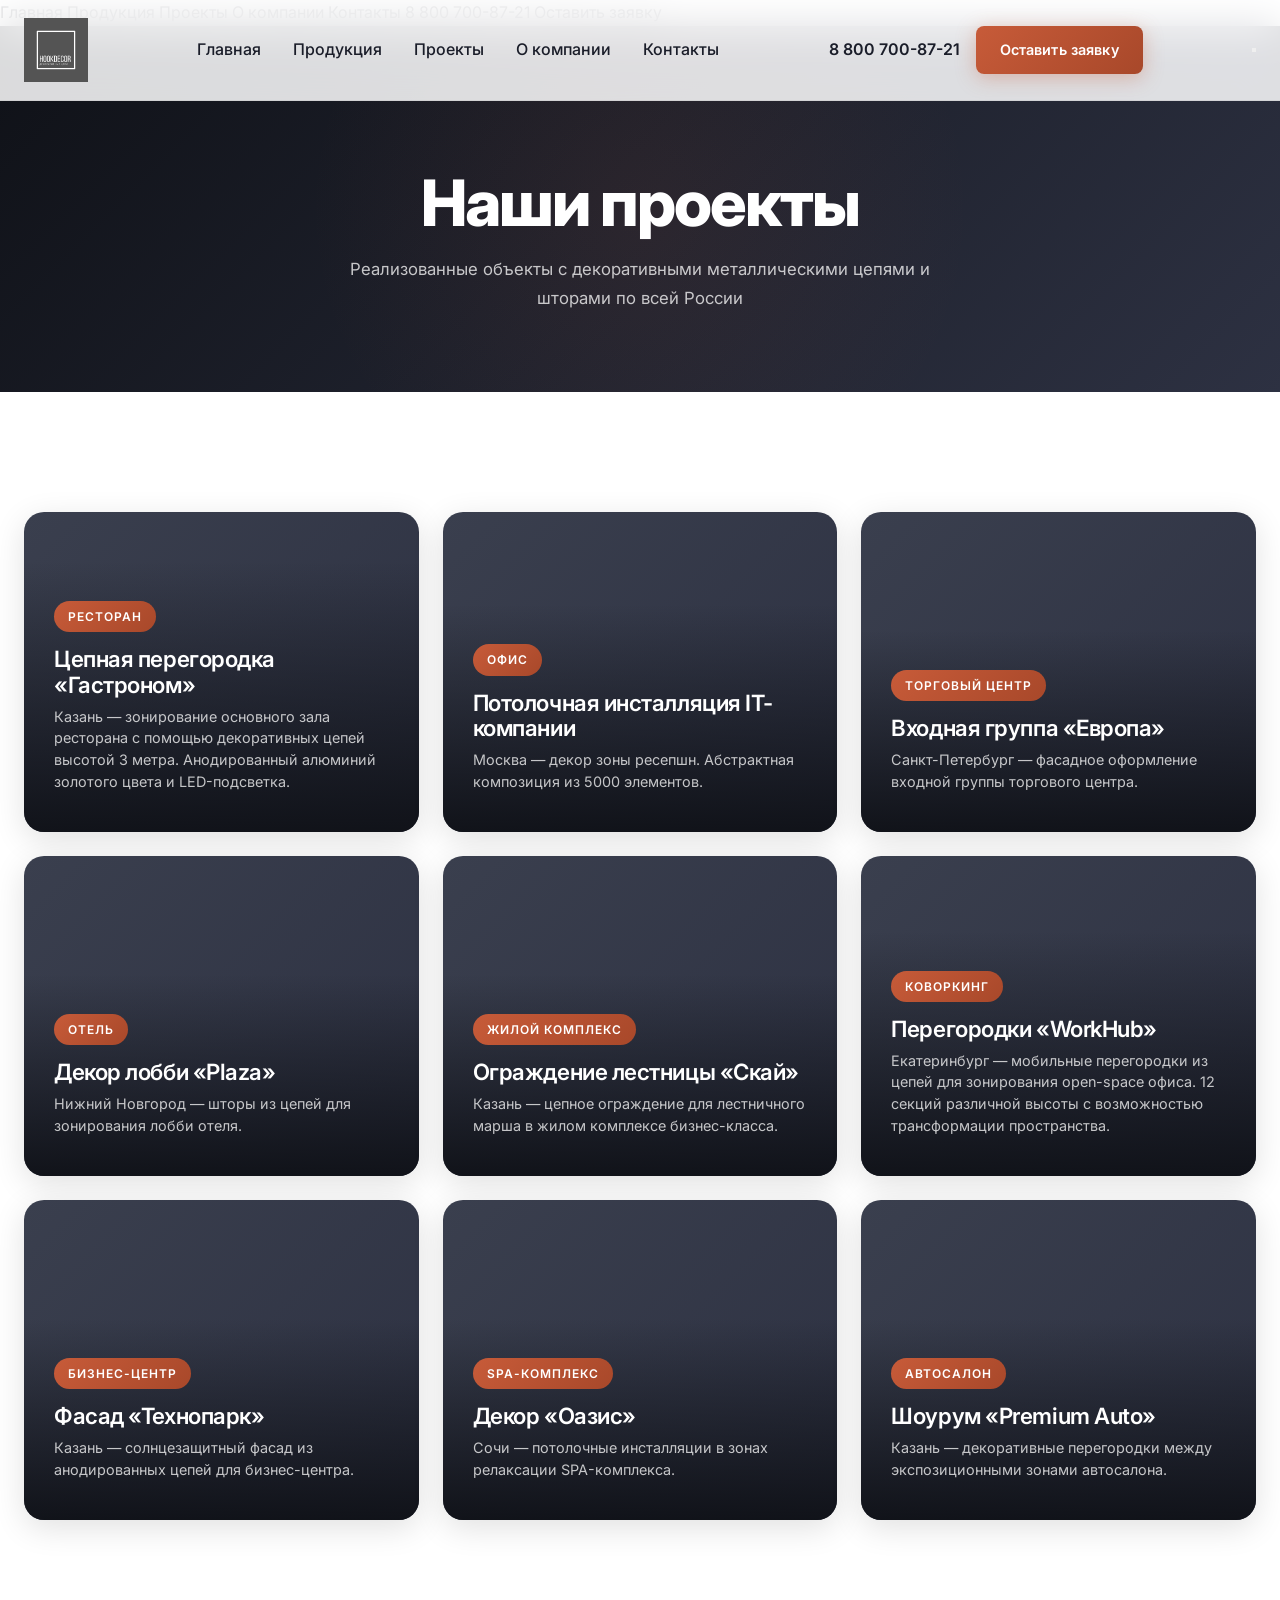
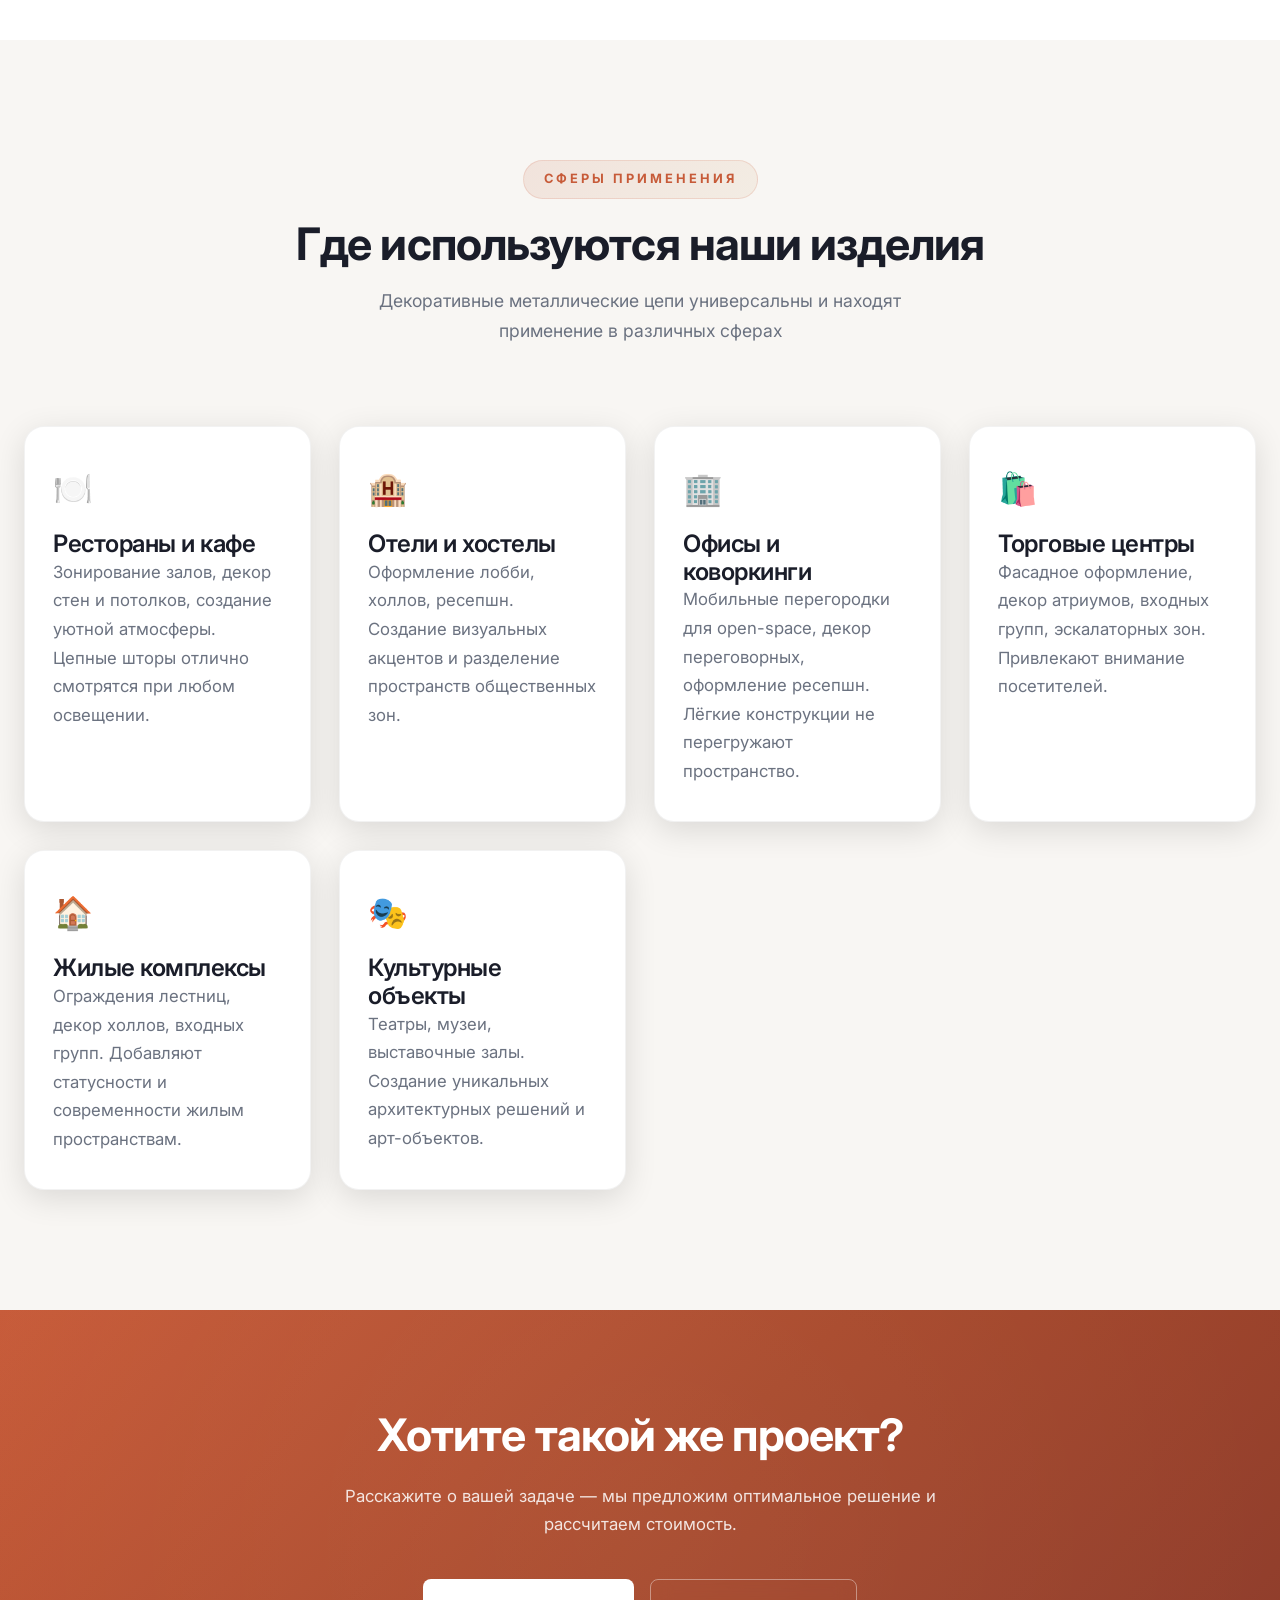
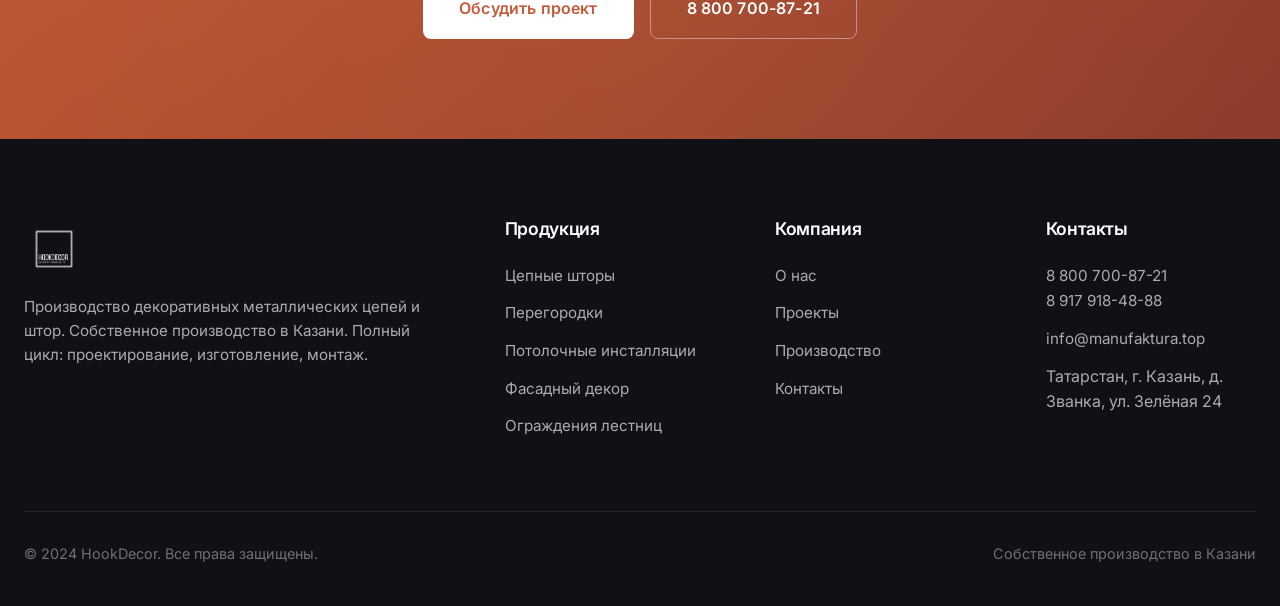
<file: projects.html>
<!DOCTYPE html>
<html lang="ru">
<head>
<meta charset="UTF-8">
<meta name="viewport" content="width=device-width, initial-scale=1.0">
<title>Портфолио проектов — HookDecor | Декоративные металлические цепи</title>
<link href="https://fonts.googleapis.com/css2?family=Inter:wght@300;400;500;600;700;800&display=swap" rel="stylesheet">
<style>
/* ============================================
   HOOKDECOR — PREMIUM DESIGN FOR WORDPRESS
   Modern, Luxury, Glassmorphism, Animations
   ============================================ */

@import url('https://fonts.googleapis.com/css2?family=Inter:wght@300;400;500;600;700;800&display=swap');

:root {
    --primary-dark: #0f1117;
    --primary-light: #f8f6f3;
    --accent: #c75b39;
    --accent-hover: #a8482a;
    --text-dark: #1a1d29;
    --text-light: #6b7280;
    --gold: #d4a574;
    --white: #ffffff;
    --glass: rgba(255, 255, 255, 0.08);
    --glass-border: rgba(255, 255, 255, 0.18);
    --shadow-soft: 0 8px 32px rgba(0, 0, 0, 0.12);
    --shadow-medium: 0 20px 60px rgba(0, 0, 0, 0.15);
    --shadow-strong: 0 30px 80px rgba(0, 0, 0, 0.2);
    --transition: all 0.4s cubic-bezier(0.4, 0, 0.2, 1);
}

* {
    margin: 0;
    padding: 0;
    box-sizing: border-box;
}

html {
    scroll-behavior: smooth;
}

body {
    font-family: 'Inter', -apple-system, BlinkMacSystemFont, sans-serif;
    color: var(--text-dark);
    background-color: var(--white);
    line-height: 1.6;
    overflow-x: hidden;
    -webkit-font-smoothing: antialiased;
    -moz-osx-font-smoothing: grayscale;
}

/* Typography — Premium */
h1, h2, h3, h4, h5, h6 {
    font-family: 'Inter', sans-serif;
    font-weight: 700;
    line-height: 1.15;
    letter-spacing: -0.02em;
    color: var(--text-dark);
}

h1 {
    font-size: clamp(2.5rem, 5vw, 4.5rem);
    font-weight: 800;
    letter-spacing: -0.03em;
}

h2 {
    font-size: clamp(1.8rem, 3.5vw, 3rem);
    font-weight: 700;
}

h3 {
    font-size: clamp(1.2rem, 2vw, 1.5rem);
    font-weight: 600;
}

p {
    font-size: 1.05rem;
    color: var(--text-light);
    line-height: 1.7;
    max-width: 65ch;
}

a {
    text-decoration: none;
    color: inherit;
    transition: var(--transition);
}

/* Premium Buttons */
.wp-block-button__link,
.btn-premium {
    display: inline-flex;
    align-items: center;
    justify-content: center;
    padding: 16px 36px;
    font-size: 1rem;
    font-weight: 600;
    border-radius: 8px;
    cursor: pointer;
    transition: var(--transition);
    border: none;
    gap: 10px;
    letter-spacing: 0.01em;
    position: relative;
    overflow: hidden;
}

.btn-premium::before {
    content: '';
    position: absolute;
    top: 0;
    left: -100%;
    width: 100%;
    height: 100%;
    background: linear-gradient(90deg, transparent, rgba(255,255,255,0.2), transparent);
    transition: left 0.6s;
}

.btn-premium:hover::before {
    left: 100%;
}

.btn-primary-premium {
    background: linear-gradient(135deg, var(--accent), var(--accent-hover));
    color: var(--white);
    box-shadow: 0 4px 20px rgba(199, 91, 57, 0.35);
}

.btn-primary-premium:hover {
    transform: translateY(-3px);
    box-shadow: 0 12px 40px rgba(199, 91, 57, 0.45);
}

.btn-outline-premium {
    background: transparent;
    color: var(--white);
    border: 1.5px solid rgba(255,255,255,0.4);
    backdrop-filter: blur(10px);
}

.btn-outline-premium:hover {
    background: rgba(255,255,255,0.1);
    border-color: rgba(255,255,255,0.7);
    transform: translateY(-3px);
}

/* Container */
.container-premium {
    max-width: 1280px;
    margin: 0 auto;
    padding: 0 24px;
}

/* Header — Glassmorphism */
.header-premium {
    position: fixed;
    top: 0;
    left: 0;
    right: 0;
    z-index: 1000;
    background: rgba(255, 255, 255, 0.85);
    backdrop-filter: blur(20px) saturate(180%);
    -webkit-backdrop-filter: blur(20px) saturate(180%);
    border-bottom: 1px solid rgba(0,0,0,0.05);
    transition: var(--transition);
}

.header-premium.scrolled {
    box-shadow: 0 4px 30px rgba(0,0,0,0.08);
    background: rgba(255, 255, 255, 0.95);
}

.header-inner-premium {
    display: flex;
    align-items: center;
    justify-content: space-between;
    padding: 18px 0;
    min-height: 72px;
}

.logo-premium {
    font-size: 1.8rem;
    font-weight: 800;
    color: var(--primary-dark);
    letter-spacing: -0.03em;
}

.logo-premium span {
    color: var(--accent);
}

/* Hero — Premium with Video/Gradient */
.hero-premium {
    min-height: 100vh;
    display: flex;
    align-items: center;
    background: linear-gradient(135deg, #0f1117 0%, #1a1f2e 50%, #2d3142 100%);
    position: relative;
    overflow: hidden;
    padding-top: 100px;
}

.hero-premium::before {
    content: '';
    position: absolute;
    top: -50%;
    left: -50%;
    width: 200%;
    height: 200%;
    background: radial-gradient(circle, rgba(199,91,57,0.08) 0%, transparent 50%);
    animation: pulse 8s ease-in-out infinite;
}

@keyframes pulse {
    0%, 100% { transform: scale(1); opacity: 0.5; }
    50% { transform: scale(1.1); opacity: 0.8; }
}

.hero-premium::after {
    content: '';
    position: absolute;
    top: 0;
    left: 0;
    right: 0;
    bottom: 0;
    background: url('data:image/svg+xml,<svg xmlns="http://www.w3.org/2000/svg" viewBox="0 0 100 100"><circle cx="50" cy="50" r="0.5" fill="rgba(255,255,255,0.03)"/></svg>');
    background-size: 60px 60px;
}

.hero-content-premium {
    position: relative;
    z-index: 2;
    display: grid;
    grid-template-columns: 1fr 1fr;
    gap: 60px;
    align-items: center;
}

.hero-text-premium h1 {
    color: var(--white);
    margin-bottom: 24px;
    font-weight: 800;
    line-height: 1.1;
}

.hero-text-premium h1 span {
    color: var(--gold);
    display: block;
    margin-top: 8px;
}

.hero-text-premium p {
    color: rgba(255,255,255,0.75);
    font-size: 1.2rem;
    margin-bottom: 40px;
    max-width: 500px;
    line-height: 1.6;
}

.hero-buttons-premium {
    display: flex;
    gap: 16px;
    flex-wrap: wrap;
}

/* Glass Card for Hero Visual */
.hero-glass-card {
    width: 100%;
    max-width: 520px;
    height: 420px;
    background: var(--glass);
    backdrop-filter: blur(20px);
    -webkit-backdrop-filter: blur(20px);
    border: 1px solid var(--glass-border);
    border-radius: 24px;
    display: flex;
    align-items: center;
    justify-content: center;
    position: relative;
    overflow: hidden;
    box-shadow: var(--shadow-strong);
}

.hero-glass-card::before {
    content: '';
    position: absolute;
    top: -50%;
    left: -50%;
    width: 200%;
    height: 200%;
    background: conic-gradient(from 0deg, transparent, rgba(212,165,116,0.1), transparent 30%);
    animation: rotate 10s linear infinite;
}

@keyframes rotate {
    100% { transform: rotate(360deg); }
}

.hero-glass-text {
    position: relative;
    z-index: 2;
    font-size: 0.9rem;
    letter-spacing: 4px;
    color: rgba(255,255,255,0.4);
    text-transform: uppercase;
    font-weight: 300;
    text-align: center;
    padding: 0 20px;
}

/* Floating Elements */
.float-premium {
    position: absolute;
    border-radius: 16px;
    background: rgba(255,255,255,0.08);
    backdrop-filter: blur(12px);
    -webkit-backdrop-filter: blur(12px);
    border: 1px solid rgba(255,255,255,0.15);
    padding: 14px 22px;
    font-size: 0.85rem;
    color: white;
    box-shadow: 0 8px 32px rgba(0,0,0,0.2);
    animation: float-premium 6s ease-in-out infinite;
}

.float-1 { top: 8%; right: 5%; animation-delay: 0s; }
.float-2 { bottom: 25%; left: -5%; animation-delay: 2s; }
.float-3 { top: 55%; right: -8%; animation-delay: 4s; }

@keyframes float-premium {
    0%, 100% { transform: translateY(0px) rotate(0deg); }
    50% { transform: translateY(-20px) rotate(2deg); }
}

/* Section Styles */
.section-premium {
    padding: 120px 0;
    position: relative;
}

.section-header-premium {
    text-align: center;
    margin-bottom: 80px;
}

.section-header-premium h2 {
    margin-bottom: 16px;
}

.section-header-premium p {
    max-width: 600px;
    margin: 0 auto;
    font-size: 1.1rem;
}

.section-label-premium {
    display: inline-block;
    padding: 8px 20px;
    background: linear-gradient(135deg, rgba(199,91,57,0.12), rgba(212,165,116,0.12));
    color: var(--accent);
    font-size: 0.8rem;
    font-weight: 700;
    text-transform: uppercase;
    letter-spacing: 3px;
    border-radius: 30px;
    margin-bottom: 20px;
    border: 1px solid rgba(199,91,57,0.15);
}

/* Features — Glass Cards */
.features-grid-premium {
    display: grid;
    grid-template-columns: repeat(auto-fit, minmax(300px, 1fr));
    gap: 30px;
}

.feature-card-premium {
    padding: 40px 32px;
    background: var(--white);
    border-radius: 20px;
    border: 1px solid rgba(0,0,0,0.04);
    transition: var(--transition);
    position: relative;
    overflow: hidden;
    box-shadow: var(--shadow-soft);
}

.feature-card-premium::before {
    content: '';
    position: absolute;
    top: 0;
    left: 0;
    width: 100%;
    height: 3px;
    background: linear-gradient(90deg, var(--accent), var(--gold));
    transform: scaleX(0);
    transform-origin: left;
    transition: transform 0.4s ease;
}

.feature-card-premium:hover {
    transform: translateY(-10px);
    box-shadow: var(--shadow-medium);
}

.feature-card-premium:hover::before {
    transform: scaleX(1);
}

.feature-icon-premium {
    width: 64px;
    height: 64px;
    background: linear-gradient(135deg, rgba(199,91,57,0.1), rgba(212,165,116,0.1));
    border-radius: 16px;
    display: flex;
    align-items: center;
    justify-content: center;
    margin-bottom: 28px;
    font-size: 1.6rem;
    transition: var(--transition);
}

.feature-card-premium:hover .feature-icon-premium {
    transform: scale(1.1);
    background: linear-gradient(135deg, rgba(199,91,57,0.2), rgba(212,165,116,0.2));
}

.feature-card-premium h3 {
    margin-bottom: 14px;
    font-size: 1.3rem;
}

.feature-card-premium p {
    font-size: 0.95rem;
    line-height: 1.6;
}

/* Products */
.products-section-premium {
    background-color: var(--primary-light);
}

.products-grid-premium {
    display: grid;
    grid-template-columns: repeat(auto-fit, minmax(300px, 1fr));
    gap: 30px;
}

.product-card-premium {
    background: var(--white);
    border-radius: 20px;
    overflow: hidden;
    transition: var(--transition);
    border: 1px solid rgba(0,0,0,0.04);
    box-shadow: var(--shadow-soft);
}

.product-card-premium:hover {
    transform: translateY(-10px) scale(1.02);
    box-shadow: var(--shadow-strong);
}

.product-image-premium {
    height: 260px;
    background: linear-gradient(135deg, #e8e4df, #d4cfc9);
    display: flex;
    align-items: center;
    justify-content: center;
    position: relative;
    overflow: hidden;
}

.product-image-premium::after {
    content: attr(data-product);
    font-size: 0.85rem;
    color: var(--text-light);
    letter-spacing: 3px;
    text-transform: uppercase;
    font-weight: 500;
}

.product-info-premium {
    padding: 32px;
}

.product-info-premium h3 {
    margin-bottom: 12px;
    font-size: 1.25rem;
}

.product-info-premium p {
    margin-bottom: 20px;
    font-size: 0.95rem;
}

.product-link-premium {
    color: var(--accent);
    font-weight: 600;
    display: inline-flex;
    align-items: center;
    gap: 8px;
    position: relative;
}

.product-link-premium::after {
    content: '';
    position: absolute;
    bottom: -2px;
    left: 0;
    width: 0;
    height: 2px;
    background: var(--accent);
    transition: width 0.3s ease;
}

.product-link-premium:hover::after {
    width: 100%;
}

/* Projects — Masonry with Overlay */
.projects-grid-premium {
    display: grid;
    grid-template-columns: repeat(3, 1fr);
    gap: 24px;
}

.project-card-premium {
    position: relative;
    border-radius: 20px;
    overflow: hidden;
    height: 380px;
    cursor: pointer;
    background: linear-gradient(135deg, #3a3f4e, #2d3142);
    box-shadow: var(--shadow-soft);
    transition: var(--transition);
}

.project-card-premium:hover {
    transform: translateY(-5px);
    box-shadow: var(--shadow-medium);
}

.project-card-premium.large {
    grid-column: span 2;
    grid-row: span 2;
    height: auto;
    min-height: 600px;
}

.project-overlay-premium {
    position: absolute;
    bottom: 0;
    left: 0;
    right: 0;
    padding: 40px 30px;
    background: linear-gradient(transparent 0%, rgba(15,17,23,0.95) 100%);
    color: var(--white);
    transform: translateY(30px);
    opacity: 0;
    transition: var(--transition);
}

.project-card-premium:hover .project-overlay-premium {
    transform: translateY(0);
    opacity: 1;
}

.project-overlay-premium h3 {
    color: var(--white);
    margin-bottom: 8px;
    font-size: 1.4rem;
}

.project-overlay-premium p {
    color: rgba(255,255,255,0.75);
    font-size: 0.9rem;
}

.project-tag-premium {
    display: inline-block;
    padding: 6px 14px;
    background: linear-gradient(135deg, var(--accent), var(--accent-hover));
    color: var(--white);
    font-size: 0.75rem;
    border-radius: 20px;
    margin-bottom: 14px;
    text-transform: uppercase;
    letter-spacing: 1px;
    font-weight: 600;
}

/* Process — Animated Steps */
.process-section-premium {
    background-color: var(--primary-dark);
    color: var(--white);
    position: relative;
    overflow: hidden;
}

.process-section-premium::before {
    content: '';
    position: absolute;
    top: 0;
    left: 0;
    right: 0;
    bottom: 0;
    background: radial-gradient(circle at 30% 50%, rgba(199,91,57,0.1) 0%, transparent 50%);
}

.process-grid-premium {
    display: grid;
    grid-template-columns: repeat(4, 1fr);
    gap: 40px;
    position: relative;
    z-index: 1;
}

.process-step-premium {
    text-align: center;
    position: relative;
}

.process-step-premium::after {
    content: '';
    position: absolute;
    top: 45px;
    right: -20px;
    width: 40px;
    height: 2px;
    background: linear-gradient(90deg, var(--accent), transparent);
}

.process-step-premium:last-child::after {
    display: none;
}

.step-number-premium {
    width: 90px;
    height: 90px;
    border-radius: 50%;
    background: linear-gradient(135deg, var(--accent), var(--gold));
    display: flex;
    align-items: center;
    justify-content: center;
    font-size: 2rem;
    font-weight: 800;
    color: var(--white);
    margin: 0 auto 28px;
    position: relative;
    z-index: 2;
    box-shadow: 0 10px 40px rgba(199,91,57,0.3);
    transition: var(--transition);
}

.process-step-premium:hover .step-number-premium {
    transform: scale(1.1);
    box-shadow: 0 15px 50px rgba(199,91,57,0.4);
}

.process-step-premium h3 {
    color: var(--white);
    margin-bottom: 12px;
    font-size: 1.2rem;
}

.process-step-premium p {
    color: rgba(255,255,255,0.65);
    font-size: 0.95rem;
    line-height: 1.5;
}

/* About */
.about-grid-premium {
    display: grid;
    grid-template-columns: 1fr 1fr;
    gap: 80px;
    align-items: center;
}

.about-image-premium {
    position: relative;
    border-radius: 24px;
    overflow: hidden;
    height: 500px;
    background: linear-gradient(135deg, #e8e4df, #d4cfc9);
    display: flex;
    align-items: center;
    justify-content: center;
    box-shadow: var(--shadow-medium);
}

.about-image-premium::after {
    content: 'ПРОИЗВОДСТВО В КАЗАНИ';
    font-size: 1.1rem;
    color: var(--text-light);
    letter-spacing: 4px;
    text-transform: uppercase;
    font-weight: 500;
}

.about-stats-premium {
    display: grid;
    grid-template-columns: repeat(2, 1fr);
    gap: 30px;
    margin-top: 40px;
}

.stat-item-premium h4 {
    font-size: 2.8rem;
    color: var(--accent);
    margin-bottom: 8px;
    font-weight: 800;
    line-height: 1;
}

.stat-item-premium p {
    font-size: 0.95rem;
    color: var(--text-light);
}

/* CTA — Premium Gradient */
.cta-section-premium {
    background: linear-gradient(135deg, var(--accent), #a8482a, #8b3a2a);
    text-align: center;
    padding: 100px 0;
    position: relative;
    overflow: hidden;
}

.cta-section-premium::before {
    content: '';
    position: absolute;
    top: -50%;
    left: -50%;
    width: 200%;
    height: 200%;
    background: radial-gradient(circle, rgba(255,255,255,0.05) 0%, transparent 60%);
}

.cta-section-premium h2 {
    color: var(--white);
    margin-bottom: 20px;
    position: relative;
    z-index: 1;
}

.cta-section-premium p {
    color: rgba(255,255,255,0.85);
    max-width: 600px;
    margin: 0 auto 40px;
    position: relative;
    z-index: 1;
}

.cta-buttons-premium {
    display: flex;
    gap: 16px;
    justify-content: center;
    flex-wrap: wrap;
    position: relative;
    z-index: 1;
}

/* Contact */
.contact-grid-premium {
    display: grid;
    grid-template-columns: 1fr 1fr;
    gap: 60px;
}

.contact-form-premium {
    background: var(--white);
    padding: 48px;
    border-radius: 24px;
    border: 1px solid rgba(0,0,0,0.05);
    box-shadow: var(--shadow-soft);
}

.form-group-premium {
    margin-bottom: 24px;
}

.form-group-premium label {
    display: block;
    margin-bottom: 8px;
    font-weight: 600;
    font-size: 0.9rem;
    color: var(--text-dark);
}

.form-group-premium input,
.form-group-premium textarea,
.form-group-premium select {
    width: 100%;
    padding: 14px 18px;
    border: 2px solid rgba(0,0,0,0.06);
    border-radius: 12px;
    font-size: 1rem;
    font-family: inherit;
    transition: var(--transition);
    background: var(--white);
}

.form-group-premium input:focus,
.form-group-premium textarea:focus,
.form-group-premium select:focus {
    outline: none;
    border-color: var(--accent);
    box-shadow: 0 0 0 4px rgba(199,91,57,0.1);
}

/* Footer */
.footer-premium {
    background-color: var(--primary-dark);
    color: var(--white);
    padding: 80px 0 40px;
    position: relative;
}

.footer-grid-premium {
    display: grid;
    grid-template-columns: 2fr 1fr 1fr 1fr;
    gap: 60px;
    margin-bottom: 60px;
}

.footer-brand-premium p {
    color: rgba(255,255,255,0.65);
    margin-top: 16px;
    font-size: 0.95rem;
    line-height: 1.6;
}

.footer-links-premium h4 {
    color: var(--white);
    margin-bottom: 24px;
    font-size: 1.1rem;
    font-weight: 600;
}

.footer-links-premium ul {
    list-style: none;
}

.footer-links-premium li {
    margin-bottom: 12px;
}

.footer-links-premium a {
    color: rgba(255,255,255,0.65);
    font-size: 0.95rem;
    transition: var(--transition);
}

.footer-links-premium a:hover {
    color: var(--gold);
    padding-left: 4px;
}

.footer-bottom-premium {
    border-top: 1px solid rgba(255,255,255,0.08);
    padding-top: 30px;
    display: flex;
    justify-content: space-between;
    align-items: center;
    flex-wrap: wrap;
    gap: 20px;
}

.footer-bottom-premium p {
    color: rgba(255,255,255,0.4);
    font-size: 0.9rem;
}

/* Animations */
.fade-in-premium {
    opacity: 0;
    transform: translateY(40px);
    transition: opacity 0.9s ease, transform 0.9s ease;
}

.fade-in-premium.visible {
    opacity: 1;
    transform: translateY(0);
}

/* Page Header */
.page-header-premium {
    background: linear-gradient(135deg, var(--primary-dark), #2d3142);
    padding: 140px 0 80px;
    text-align: center;
    position: relative;
    overflow: hidden;
}

.page-header-premium::before {
    content: '';
    position: absolute;
    top: 0;
    left: 0;
    right: 0;
    bottom: 0;
    background: radial-gradient(circle at 50% 50%, rgba(199,91,57,0.08) 0%, transparent 50%);
}

.page-header-premium h1 {
    color: var(--white);
    margin-bottom: 16px;
    position: relative;
    z-index: 1;
}

.page-header-premium p {
    color: rgba(255,255,255,0.75);
    max-width: 600px;
    margin: 0 auto;
    position: relative;
    z-index: 1;
}

/* FAQ */
.faq-item-premium {
    border-bottom: 1px solid rgba(0,0,0,0.06);
    padding: 24px 0;
}

.faq-question-premium {
    display: flex;
    justify-content: space-between;
    align-items: center;
    cursor: pointer;
    font-weight: 600;
    font-size: 1.1rem;
    gap: 16px;
}

.faq-answer-premium {
    max-height: 0;
    overflow: hidden;
    transition: max-height 0.4s ease;
    padding-top: 0;
}

.faq-answer-premium.active {
    max-height: 500px;
    padding-top: 16px;
}

.faq-toggle-premium {
    width: 32px;
    height: 32px;
    border-radius: 50%;
    background: var(--primary-light);
    display: flex;
    align-items: center;
    justify-content: center;
    transition: var(--transition);
    flex-shrink: 0;
    font-size: 1.2rem;
    color: var(--text-dark);
}

.faq-item-premium.active .faq-toggle-premium {
    background: var(--accent);
    color: var(--white);
    transform: rotate(45deg);
}

/* Product Detail */
.product-detail-grid-premium {
    display: grid;
    grid-template-columns: 1fr 1fr;
    gap: 60px;
    align-items: start;
}

.product-gallery-premium {
    border-radius: 24px;
    overflow: hidden;
    background: linear-gradient(135deg, #e8e4df, #d4cfc9);
    min-height: 480px;
    display: flex;
    align-items: center;
    justify-content: center;
    box-shadow: var(--shadow-soft);
}

.product-specs-premium {
    margin-top: 32px;
    background: var(--white);
    border-radius: 16px;
    padding: 28px;
    border: 1px solid rgba(0,0,0,0.04);
    box-shadow: var(--shadow-soft);
}

.spec-row-premium {
    display: flex;
    justify-content: space-between;
    padding: 14px 0;
    border-bottom: 1px solid rgba(0,0,0,0.05);
    font-size: 0.95rem;
    gap: 16px;
}

.spec-label-premium {
    font-weight: 600;
    color: var(--text-dark);
    flex-shrink: 0;
}

.spec-value-premium {
    color: var(--text-light);
    text-align: right;
}

/* Mobile */
@media (max-width: 1024px) {
    .hero-content-premium,
    .about-grid-premium,
    .contact-grid-premium,
    .product-detail-grid-premium {
        grid-template-columns: 1fr;
        gap: 40px;
    }
    .hero-visual-premium { order: -1; }
    .projects-grid-premium { grid-template-columns: repeat(2, 1fr); }
    .project-card-premium.large { grid-column: span 2; grid-row: span 1; min-height: 320px; }
    .process-grid-premium { grid-template-columns: repeat(2, 1fr); }
    .process-step-premium::after { display: none; }
    .footer-grid-premium { grid-template-columns: 1fr 1fr; gap: 40px; }
}

@media (max-width: 768px) {
    .section-premium { padding: 60px 0; }
    .page-header-premium { padding: 100px 0 60px; }
    .hero-premium { min-height: auto; padding: 100px 0 60px; }
    .hero-glass-card { height: 280px; }
    .features-grid-premium { grid-template-columns: 1fr; }
    .projects-grid-premium { grid-template-columns: 1fr; }
    .project-card-premium.large { grid-column: span 1; }
    .process-grid-premium { grid-template-columns: 1fr; }
    .about-stats-premium { grid-template-columns: repeat(2, 1fr); gap: 20px; }
    .stat-item-premium h4 { font-size: 2.2rem; }
    .footer-grid-premium { grid-template-columns: 1fr; }
    .contact-form-premium { padding: 32px; }
    .float-premium { display: none; }
    .btn-premium { width: 100%; }
}

@media (max-width: 480px) {
    .container-premium { padding: 0 16px; }
    .hero-glass-card { height: 220px; }
    .about-image-premium { height: 300px; }
    .stat-item-premium h4 { font-size: 1.8rem; }
    .step-number-premium { width: 70px; height: 70px; font-size: 1.5rem; }
    .contact-form-premium { padding: 24px; }
}

/* Projects extra */
.projects-full-grid { display: grid; grid-template-columns: repeat(3,1fr); gap: 24px; }
.project-card-full { background: linear-gradient(135deg, #3a3f4e, #2d3142); border-radius: 20px; overflow: hidden; position: relative; min-height: 320px; cursor: pointer; transition: var(--transition); box-shadow: var(--shadow-soft); }
.project-card-full:hover { transform: translateY(-6px); box-shadow: var(--shadow-medium); }
.project-card-full .project-overlay-premium { transform: translateY(0); opacity: 1; }
.project-desc { color: rgba(255,255,255,0.7); font-size: 0.9rem; margin-top: 8px; line-height: 1.5; }
.sectors-grid { display: grid; grid-template-columns: repeat(auto-fit,minmax(280px,1fr)); gap: 28px; }
.sector-card { background: var(--white); border-radius: 20px; padding: 36px 28px; border: 1px solid rgba(0,0,0,0.05); box-shadow: var(--shadow-soft); }
.sector-icon { font-size: 2rem; margin-bottom: 16px; }
@media(max-width:900px){ .projects-full-grid { grid-template-columns: repeat(2,1fr); } }
@media(max-width:600px){ .projects-full-grid { grid-template-columns: 1fr; } }
</style>
</head>
<body>
<!-- HEADER -->
<header class="header-premium">
<div class="container-premium">
<div class="header-inner-premium">
<a href="index.html" class="logo-premium logo-img-wrap"><img src="logo-dark.png" alt="HookDecor" style="height:64px;width:64px;object-fit:contain;display:block;"></a>
<nav class="header-desktop-nav" style="display:flex;gap:32px;">
<a href="index.html" style="font-weight:500;color:#1a1d29;">Главная</a>
<a href="products.html" style="font-weight:500;color:#1a1d29;">Продукция</a>
<a href="projects.html" style="font-weight:500;color:#1a1d29;">Проекты</a>
<a href="about.html" style="font-weight:500;color:#1a1d29;">О компании</a>
<a href="contacts.html" style="font-weight:500;color:#1a1d29;">Контакты</a>
</nav>
<div class="header-desktop-phone" style="display:flex;align-items:center;gap:16px;">
<a href="tel:+78007008721" style="font-weight:600;color:#1a1d29;">8 800 700-87-21</a>
<a href="contacts.html" class="btn-premium btn-primary-premium header-desktop-cta" style="padding:12px 24px;font-size:0.9rem;">Оставить заявку</a>
</div>
<button class="burger-btn" id="burgerBtn" aria-label="Меню">
<span></span><span></span><span></span>
</button>
</div>
</div>
</header>
<nav class="mobile-nav" id="mobileNav">
<a href="index.html">Главная</a>
<a href="products.html">Продукция</a>
<a href="projects.html">Проекты</a>
<a href="about.html">О компании</a>
<a href="contacts.html">Контакты</a>
<a href="tel:+78007008721" class="mobile-phone">8 800 700-87-21</a>
<a href="contacts.html" class="mobile-cta">Оставить заявку</a>
</nav>

<section class="page-header-premium">
<div class="container-premium">
<h1>Наши проекты</h1>
<p>Реализованные объекты с декоративными металлическими цепями и шторами по всей России</p>
</div>
</section>

<section class="section-premium">
<div class="container-premium">
<div class="projects-full-grid">

<div class="project-card-full fade-in-premium">
<div class="project-overlay-premium">
<span class="project-tag-premium">Ресторан</span>
<h3>Цепная перегородка «Гастроном»</h3>
<p class="project-desc">Казань — зонирование основного зала ресторана с помощью декоративных цепей высотой 3 метра. Анодированный алюминий золотого цвета и LED-подсветка.</p>
</div>
</div>

<div class="project-card-full fade-in-premium">
<div class="project-overlay-premium">
<span class="project-tag-premium">Офис</span>
<h3>Потолочная инсталляция IT-компании</h3>
<p class="project-desc">Москва — декор зоны ресепшн. Абстрактная композиция из 5000 элементов.</p>
</div>
</div>

<div class="project-card-full fade-in-premium">
<div class="project-overlay-premium">
<span class="project-tag-premium">Торговый центр</span>
<h3>Входная группа «Европа»</h3>
<p class="project-desc">Санкт-Петербург — фасадное оформление входной группы торгового центра.</p>
</div>
</div>

<div class="project-card-full fade-in-premium">
<div class="project-overlay-premium">
<span class="project-tag-premium">Отель</span>
<h3>Декор лобби «Plaza»</h3>
<p class="project-desc">Нижний Новгород — шторы из цепей для зонирования лобби отеля.</p>
</div>
</div>

<div class="project-card-full fade-in-premium">
<div class="project-overlay-premium">
<span class="project-tag-premium">Жилой комплекс</span>
<h3>Ограждение лестницы «Скай»</h3>
<p class="project-desc">Казань — цепное ограждение для лестничного марша в жилом комплексе бизнес-класса.</p>
</div>
</div>

<div class="project-card-full fade-in-premium">
<div class="project-overlay-premium">
<span class="project-tag-premium">Коворкинг</span>
<h3>Перегородки «WorkHub»</h3>
<p class="project-desc">Екатеринбург — мобильные перегородки из цепей для зонирования open-space офиса. 12 секций различной высоты с возможностью трансформации пространства.</p>
</div>
</div>

<div class="project-card-full fade-in-premium">
<div class="project-overlay-premium">
<span class="project-tag-premium">Бизнес-центр</span>
<h3>Фасад «Технопарк»</h3>
<p class="project-desc">Казань — солнцезащитный фасад из анодированных цепей для бизнес-центра.</p>
</div>
</div>

<div class="project-card-full fade-in-premium">
<div class="project-overlay-premium">
<span class="project-tag-premium">SPA-комплекс</span>
<h3>Декор «Оазис»</h3>
<p class="project-desc">Сочи — потолочные инсталляции в зонах релаксации SPA-комплекса.</p>
</div>
</div>

<div class="project-card-full fade-in-premium">
<div class="project-overlay-premium">
<span class="project-tag-premium">Автосалон</span>
<h3>Шоурум «Premium Auto»</h3>
<p class="project-desc">Казань — декоративные перегородки между экспозиционными зонами автосалона.</p>
</div>
</div>

</div>
</div>
</section>

<!-- СФЕРЫ ПРИМЕНЕНИЯ -->
<section class="section-premium" style="background:var(--primary-light);">
<div class="container-premium">
<div class="section-header-premium fade-in-premium">
<span class="section-label-premium">Сферы применения</span>
<h2>Где используются наши изделия</h2>
<p>Декоративные металлические цепи универсальны и находят применение в различных сферах</p>
</div>
<div class="sectors-grid">
<div class="sector-card fade-in-premium"><div class="sector-icon">🍽️</div><h3>Рестораны и кафе</h3><p>Зонирование залов, декор стен и потолков, создание уютной атмосферы. Цепные шторы отлично смотрятся при любом освещении.</p></div>
<div class="sector-card fade-in-premium"><div class="sector-icon">🏨</div><h3>Отели и хостелы</h3><p>Оформление лобби, холлов, ресепшн. Создание визуальных акцентов и разделение пространств общественных зон.</p></div>
<div class="sector-card fade-in-premium"><div class="sector-icon">🏢</div><h3>Офисы и коворкинги</h3><p>Мобильные перегородки для open-space, декор переговорных, оформление ресепшн. Лёгкие конструкции не перегружают пространство.</p></div>
<div class="sector-card fade-in-premium"><div class="sector-icon">🛍️</div><h3>Торговые центры</h3><p>Фасадное оформление, декор атриумов, входных групп, эскалаторных зон. Привлекают внимание посетителей.</p></div>
<div class="sector-card fade-in-premium"><div class="sector-icon">🏠</div><h3>Жилые комплексы</h3><p>Ограждения лестниц, декор холлов, входных групп. Добавляют статусности и современности жилым пространствам.</p></div>
<div class="sector-card fade-in-premium"><div class="sector-icon">🎭</div><h3>Культурные объекты</h3><p>Театры, музеи, выставочные залы. Создание уникальных архитектурных решений и арт-объектов.</p></div>
</div>
</div>
</section>

<!-- CTA -->
<section class="cta-section-premium">
<div class="container-premium">
<div class="fade-in-premium">
<h2>Хотите такой же проект?</h2>
<p>Расскажите о вашей задаче — мы предложим оптимальное решение и рассчитаем стоимость.</p>
<div class="cta-buttons-premium">
<a href="contacts.html" class="btn-premium" style="background:white;color:#c75b39;">Обсудить проект</a>
<a href="tel:+78007008721" class="btn-premium btn-outline-premium">8 800 700-87-21</a>
</div>
</div>
</div>
</section>

<!-- FOOTER -->
<footer class="footer-premium">
<div class="container-premium">
<div class="footer-grid-premium">
<div class="footer-brand-premium">
<a href="index.html" class="logo-premium logo-img-wrap"><img src="logo-white.png" alt="HookDecor" style="height:60px;width:60px;object-fit:contain;display:block;filter:brightness(0) invert(1);"></a>
<p>Производство декоративных металлических цепей и штор. Собственное производство в Казани. Полный цикл: проектирование, изготовление, монтаж.</p>
</div>
<div class="footer-links-premium">
<h4>Продукция</h4>
<ul>
<li><a href="products.html#curtains">Цепные шторы</a></li>
<li><a href="products.html#partitions">Перегородки</a></li>
<li><a href="products.html#ceiling">Потолочные инсталляции</a></li>
<li><a href="products.html#facade">Фасадный декор</a></li>
<li><a href="products.html#stairs">Ограждения лестниц</a></li>
</ul>
</div>
<div class="footer-links-premium">
<h4>Компания</h4>
<ul>
<li><a href="about.html">О нас</a></li>
<li><a href="projects.html">Проекты</a></li>
<li><a href="about.html#production">Производство</a></li>
<li><a href="contacts.html">Контакты</a></li>
</ul>
</div>
<div class="footer-links-premium">
<h4>Контакты</h4>
<ul>
<li><a href="tel:+78007008721">8 800 700-87-21</a><br><a href="tel:+79179184888" style="color:rgba(255,255,255,0.65);">8 917 918-48-88</a></li>
<li><a href="mailto:info@manufaktura.top">info@manufaktura.top</a></li>
<li><span style="color:rgba(255,255,255,0.65);">Татарстан, г. Казань, д. Званка, ул. Зелёная 24</span></li>
</ul>
</div>
</div>
<div class="footer-bottom-premium">
<p>© 2024 HookDecor. Все права защищены.</p>
<p>Собственное производство в Казани</p>
</div>
</div>
</footer>

<script>
document.addEventListener('DOMContentLoaded', function() {
    var fadeEls = document.querySelectorAll('.fade-in-premium');
    if ('IntersectionObserver' in window) {
        var obs = new IntersectionObserver(function(entries) {
            entries.forEach(function(e) { if (e.isIntersecting) e.target.classList.add('visible'); });
        }, { threshold: 0.1, rootMargin: '0px 0px -50px 0px' });
        fadeEls.forEach(function(el) { obs.observe(el); });
    } else { fadeEls.forEach(function(el) { el.classList.add('visible'); }); }
    var header = document.querySelector('.header-premium');
    if (header) { window.addEventListener('scroll', function() { header.classList.toggle('scrolled', window.scrollY > 50); }); }
    var burgerBtn = document.getElementById('burgerBtn');
    var mobileNav = document.getElementById('mobileNav');
    if (burgerBtn && mobileNav) {
        burgerBtn.addEventListener('click', function() {
            burgerBtn.classList.toggle('active');
            mobileNav.classList.toggle('open');
            document.body.style.overflow = mobileNav.classList.contains('open') ? 'hidden' : '';
        });
        mobileNav.querySelectorAll('a').forEach(function(a) {
            a.addEventListener('click', function() {
                burgerBtn.classList.remove('active');
                mobileNav.classList.remove('open');
                document.body.style.overflow = '';
            });
        });
    }
    document.querySelectorAll('.faq-question-premium').forEach(function(q) {
        q.addEventListener('click', function() {
            var item = q.closest('.faq-item-premium');
            var answer = item.querySelector('.faq-answer-premium');
            var isActive = item.classList.contains('active');
            document.querySelectorAll('.faq-item-premium.active').forEach(function(a) {
                a.classList.remove('active');
                a.querySelector('.faq-answer-premium').classList.remove('active');
            });
            if (!isActive) { item.classList.add('active'); answer.classList.add('active'); }
        });
    });
    var form = document.getElementById('contactForm');
    if (form) {
        form.addEventListener('submit', function(e) {
            e.preventDefault();
            var valid = true;
            form.querySelectorAll('[required]').forEach(function(el) {
                if (!el.value.trim()) { el.style.borderColor = '#e53e3e'; valid = false; } else { el.style.borderColor = ''; }
            });
            if (valid) {
                var btn = form.querySelector('[type="submit"]');
                var orig = btn.textContent;
                btn.textContent = '✓ Заявка отправлена!';
                btn.style.background = 'linear-gradient(135deg, #38a169, #2f8557)';
                btn.disabled = true;
                setTimeout(function() { btn.textContent = orig; btn.style.background = ''; btn.disabled = false; form.reset(); }, 3500);
            }
        });
        form.querySelectorAll('input, textarea, select').forEach(function(el) {
            el.addEventListener('input', function() { el.style.borderColor = ''; });
        });
    }
    document.querySelectorAll('.stat-item-premium h4').forEach(function(el) {
        var target = parseInt(el.textContent);
        if (isNaN(target)) return;
        var done = false;
        var obs2 = new IntersectionObserver(function(entries) {
            if (entries[0].isIntersecting && !done) {
                done = true;
                var start = 0;
                var step = Math.max(1, Math.ceil(target / 80));
                var timer = setInterval(function() {
                    start += step;
                    if (start >= target) { el.textContent = target; clearInterval(timer); }
                    else { el.textContent = start; }
                }, 18);
                obs2.disconnect();
            }
        }, { threshold: 0.5 });
        obs2.observe(el);
    });
});
</script>
</body>
</html>
</file>
